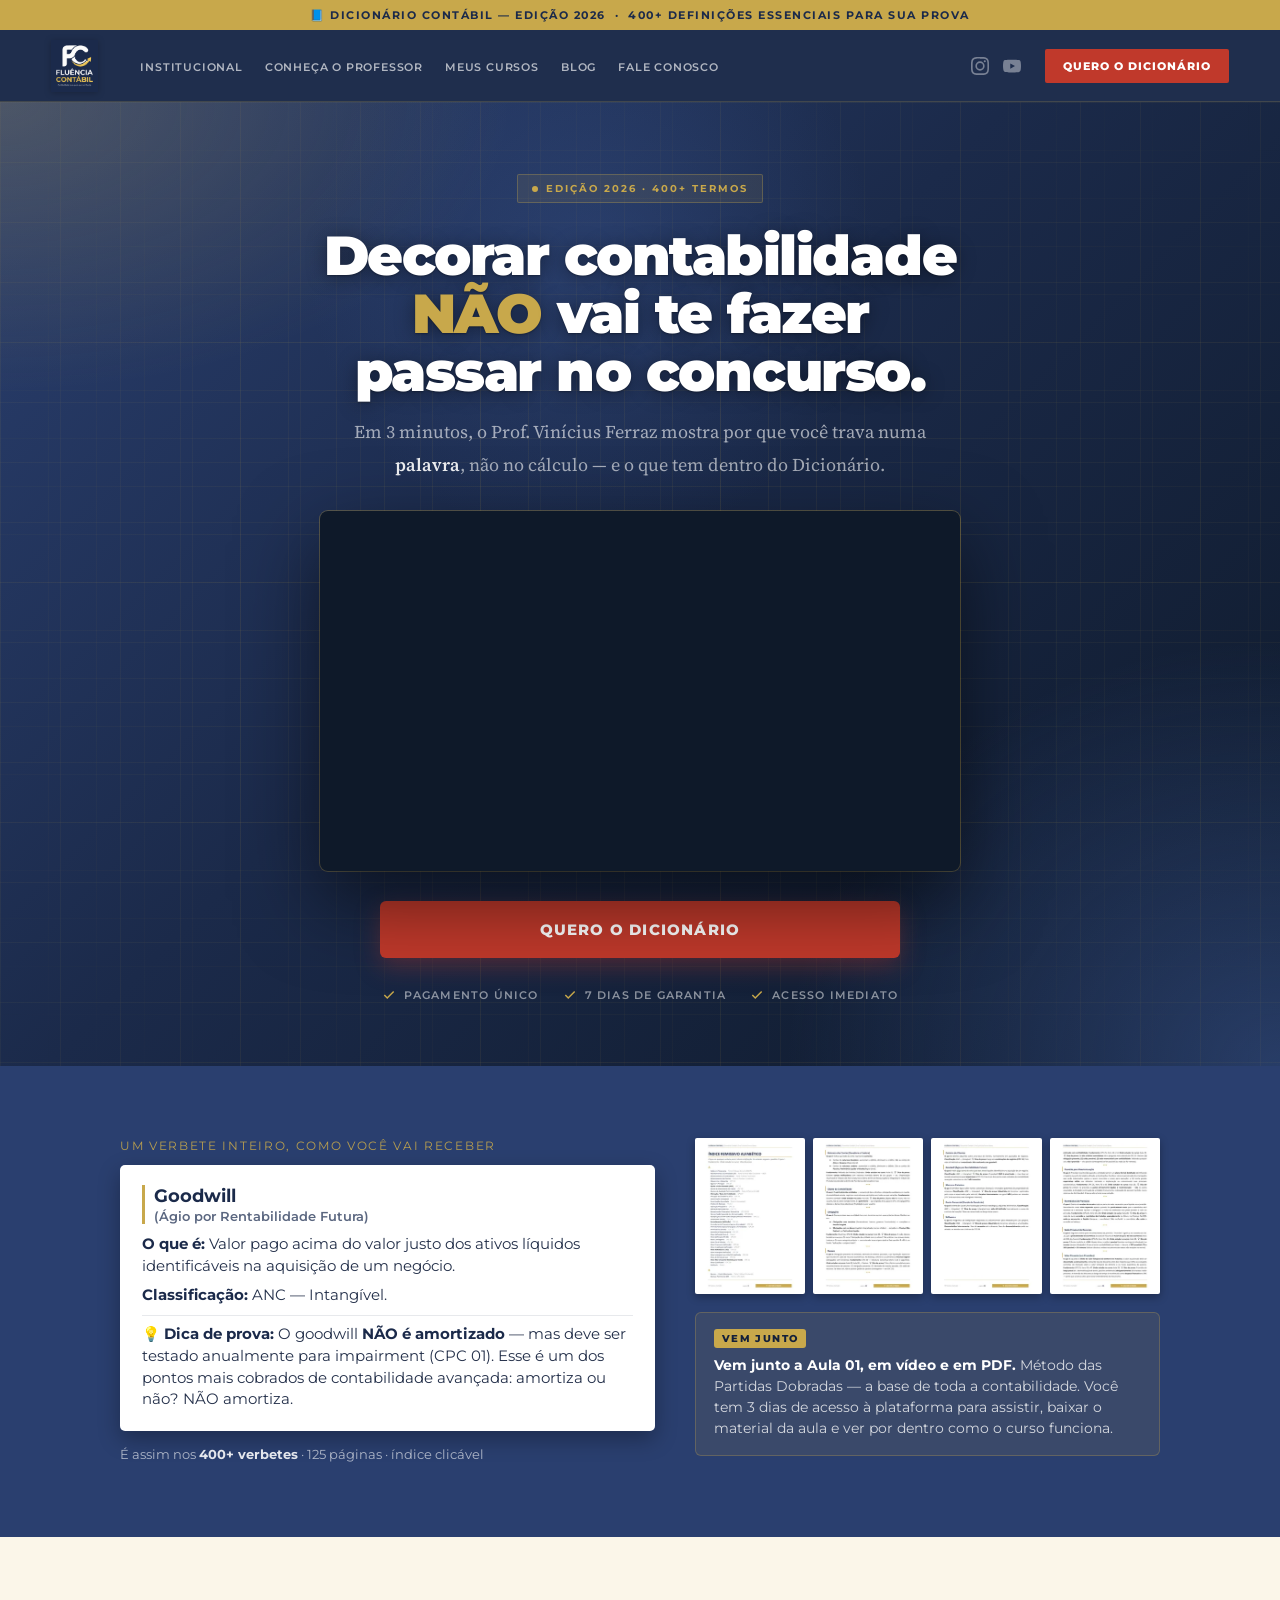
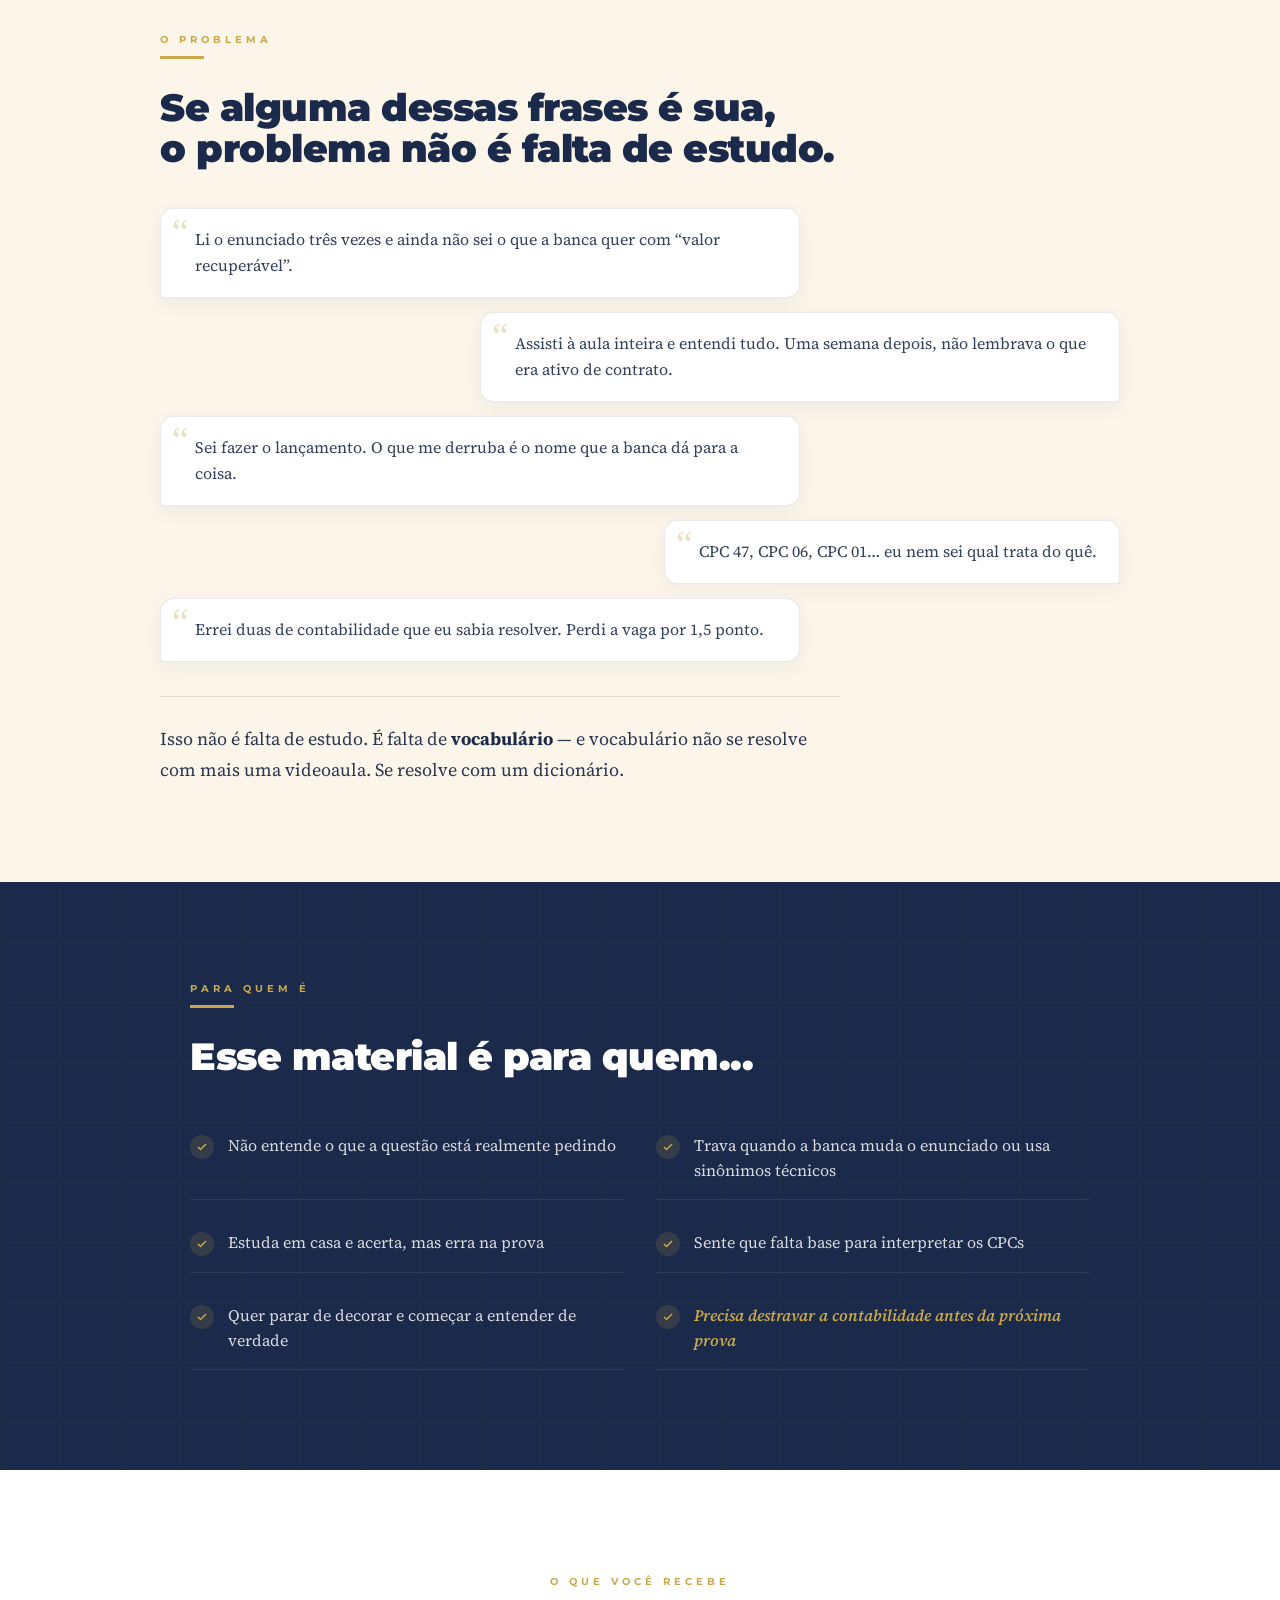
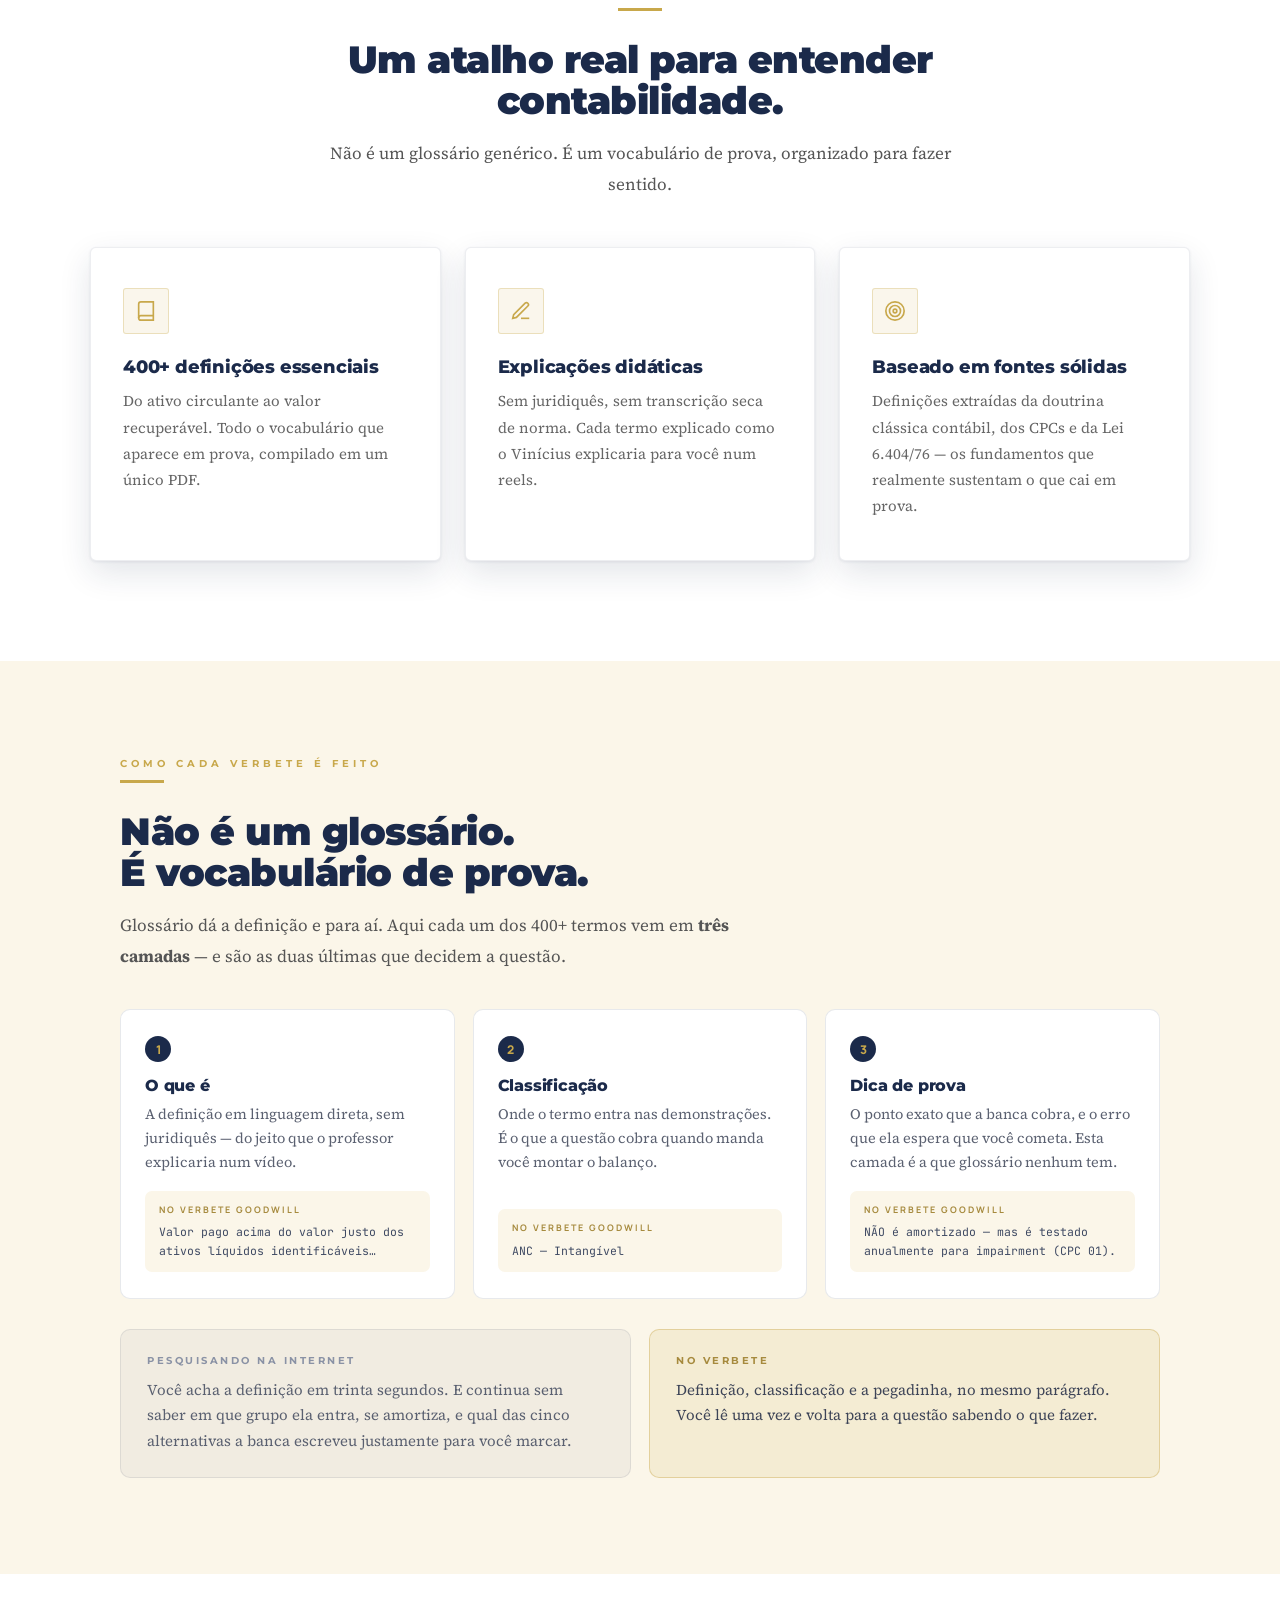
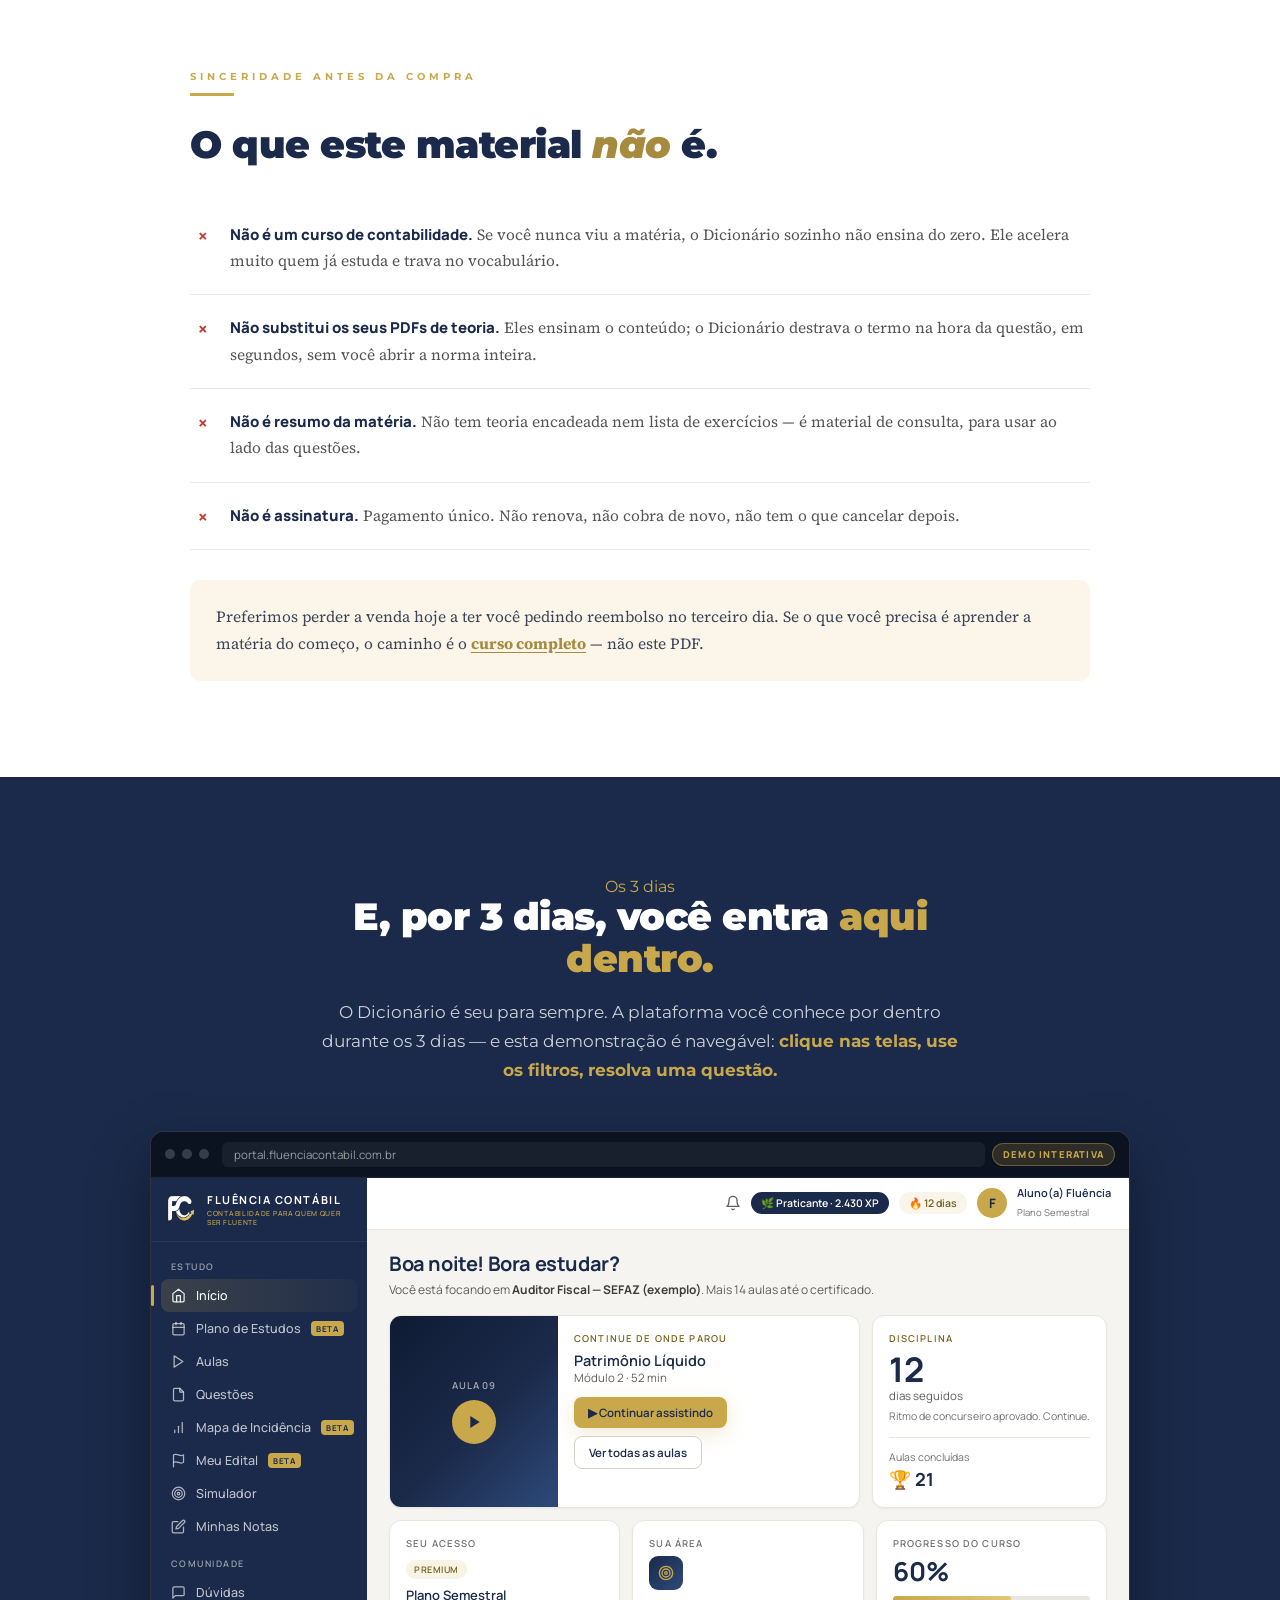
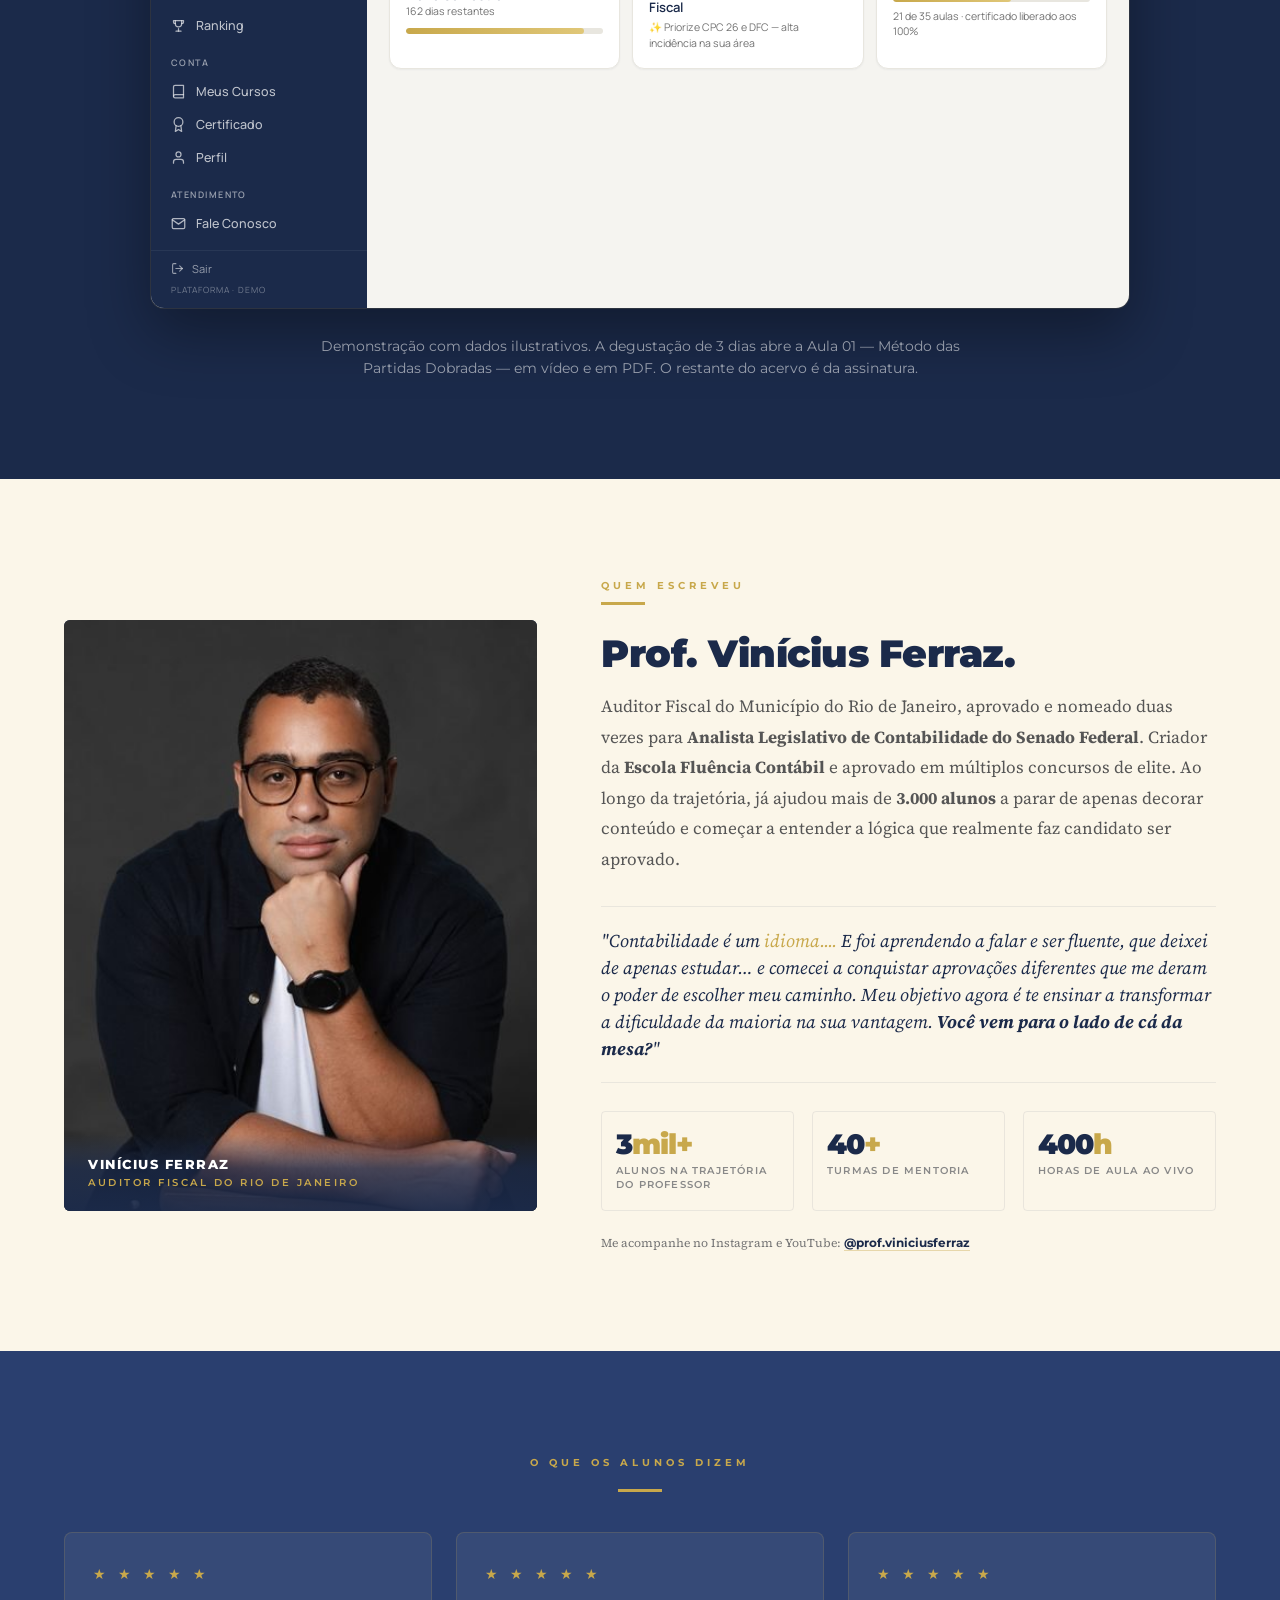
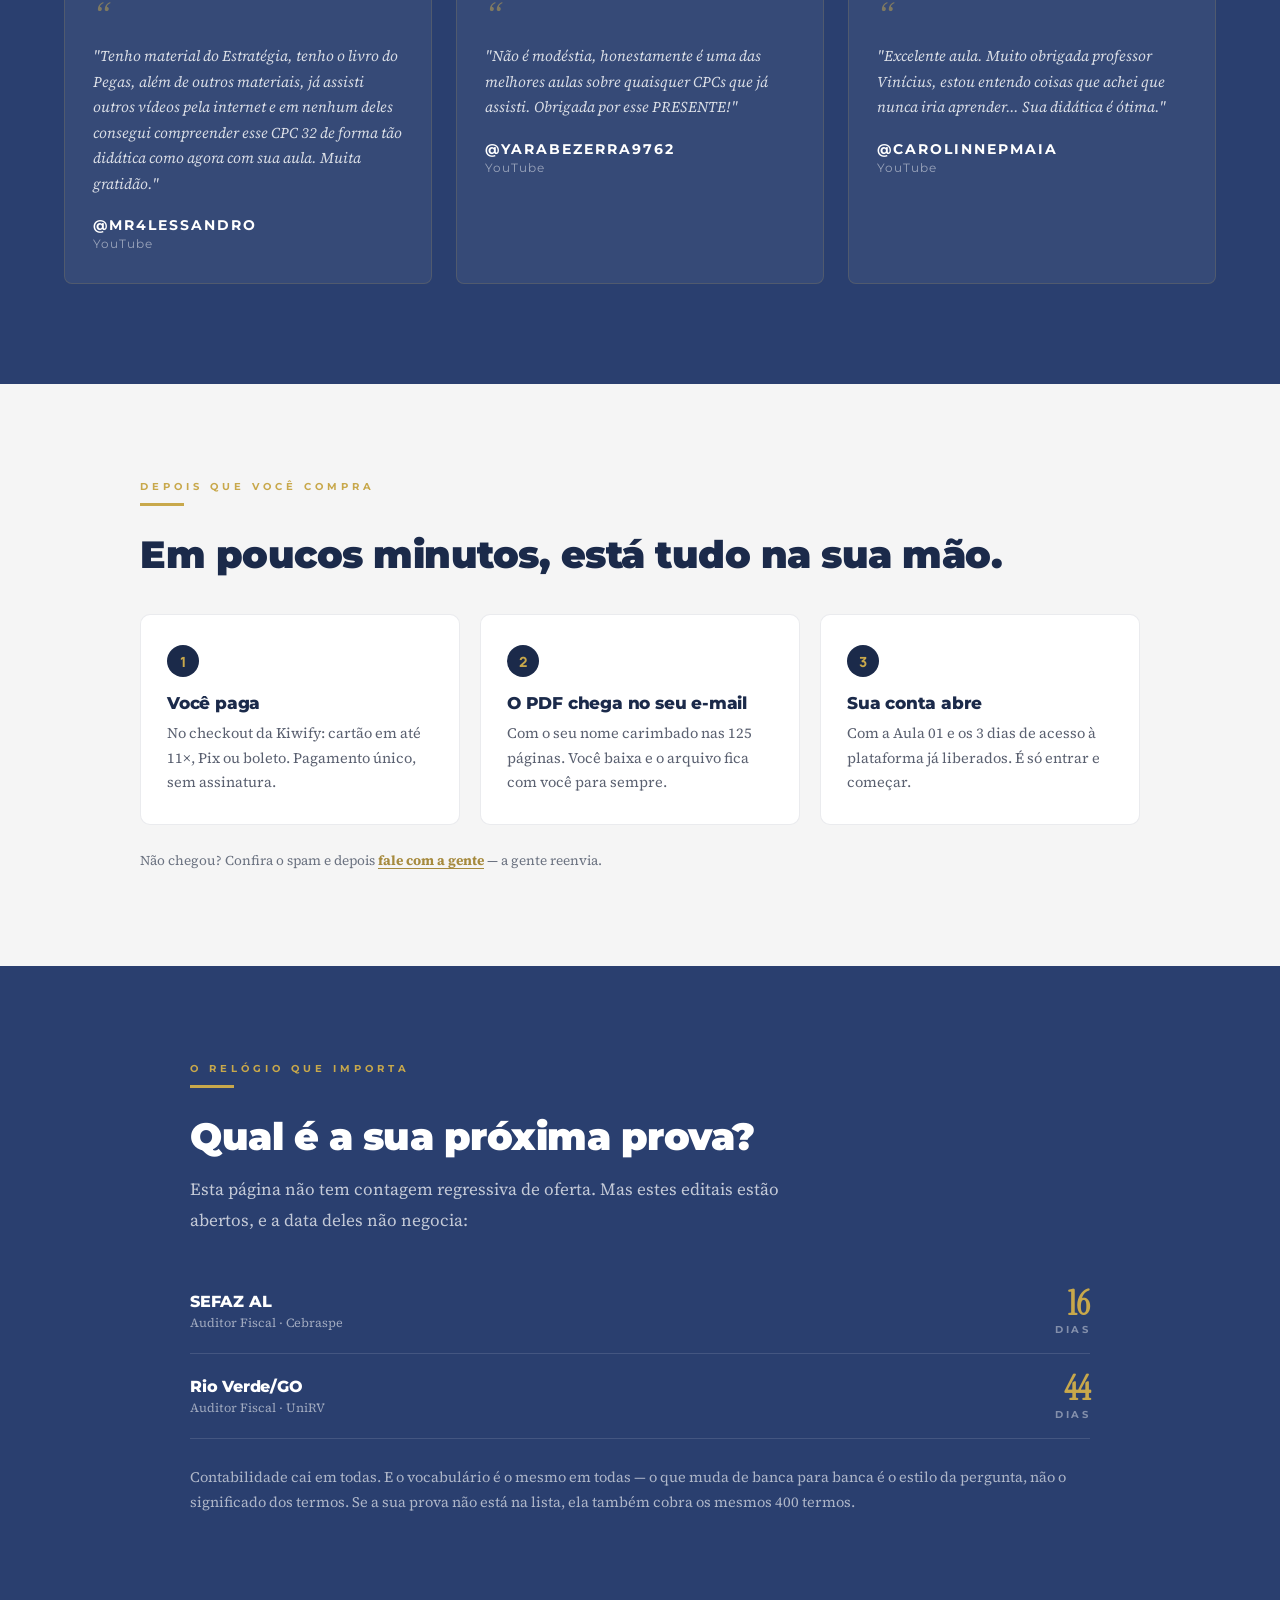
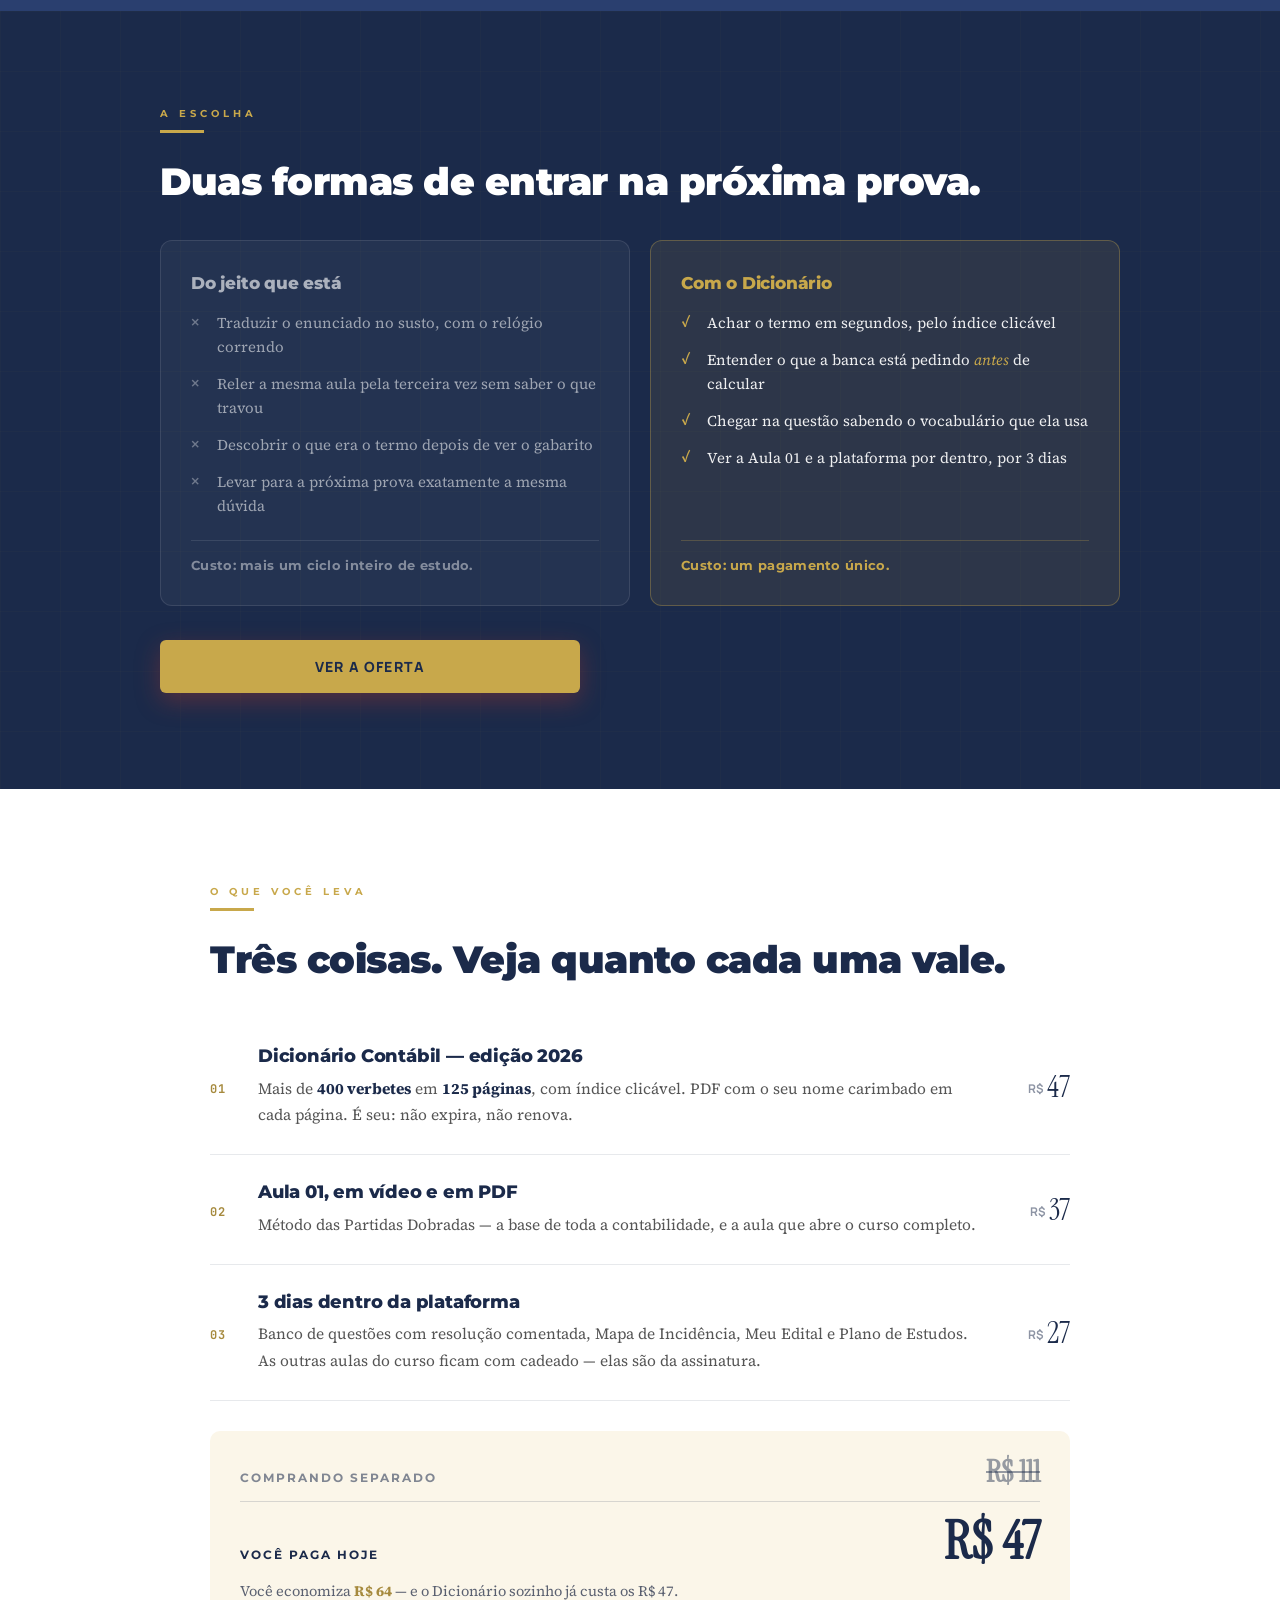
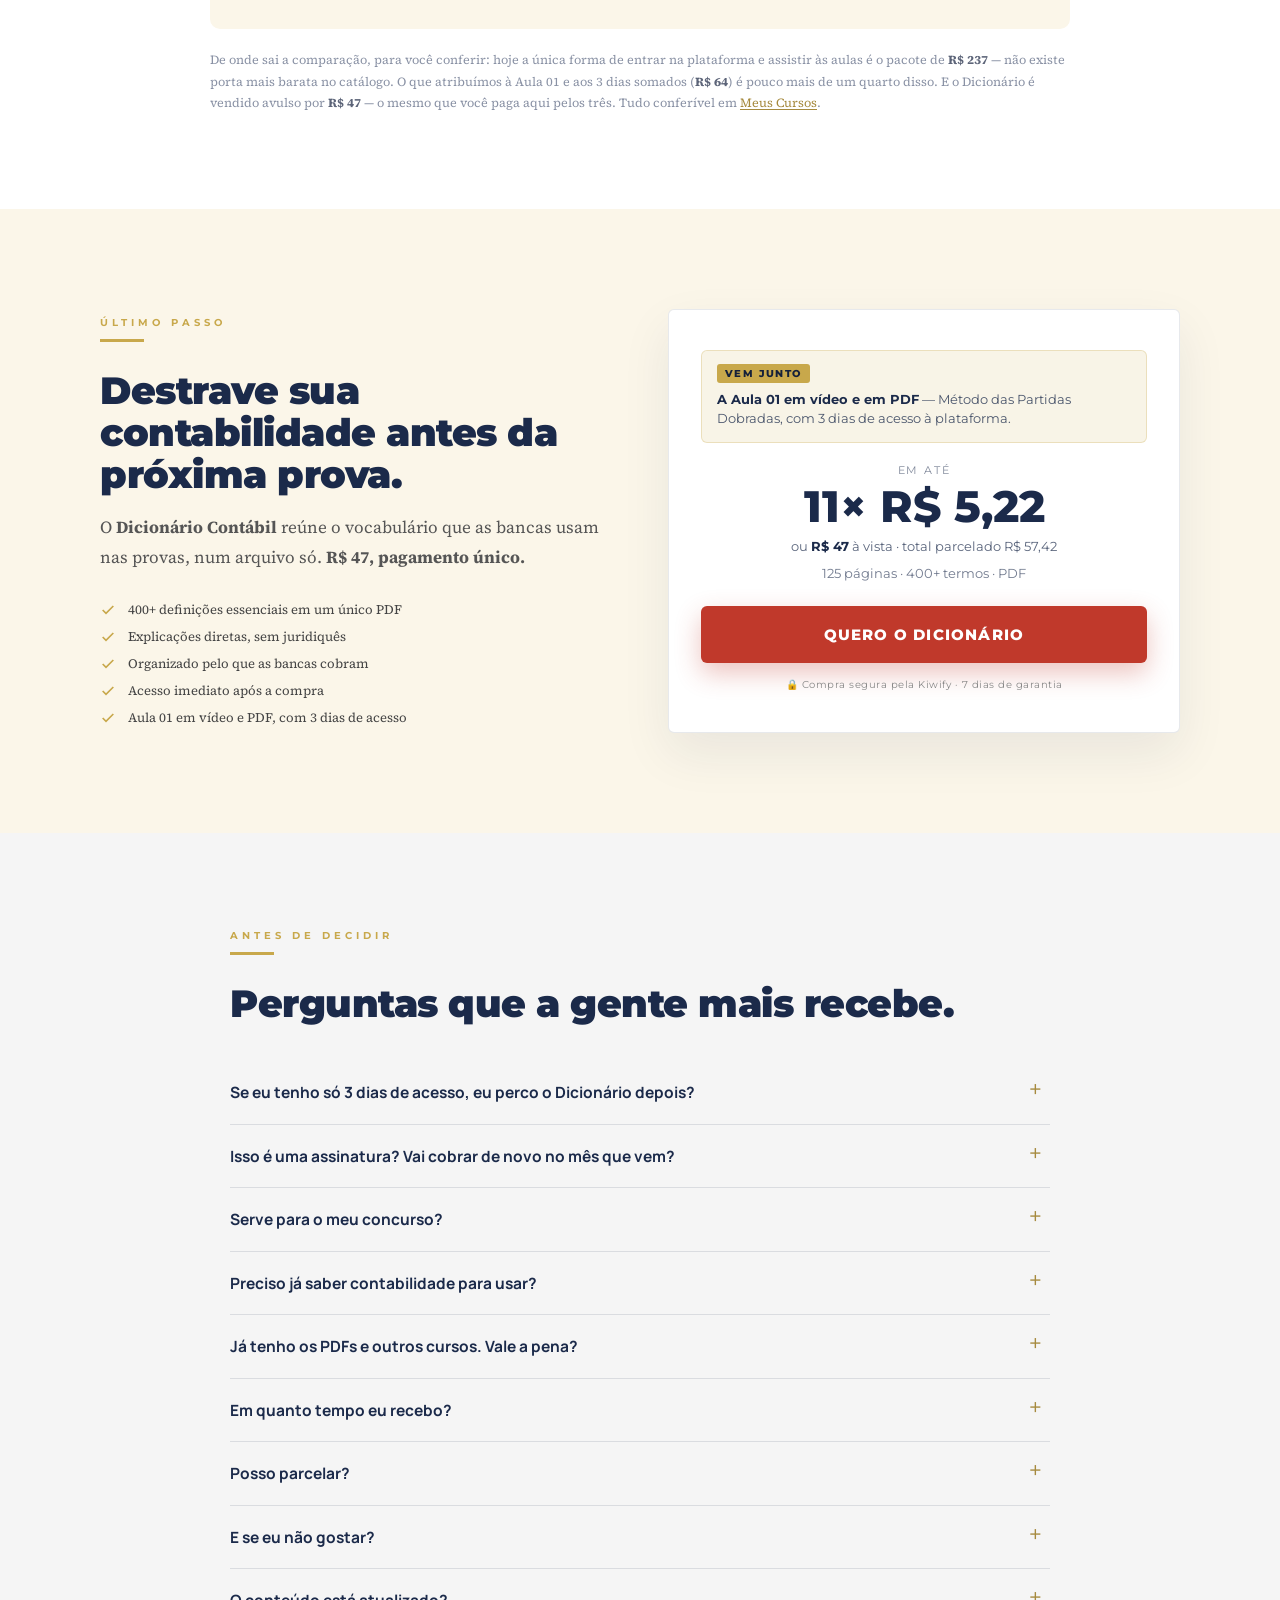
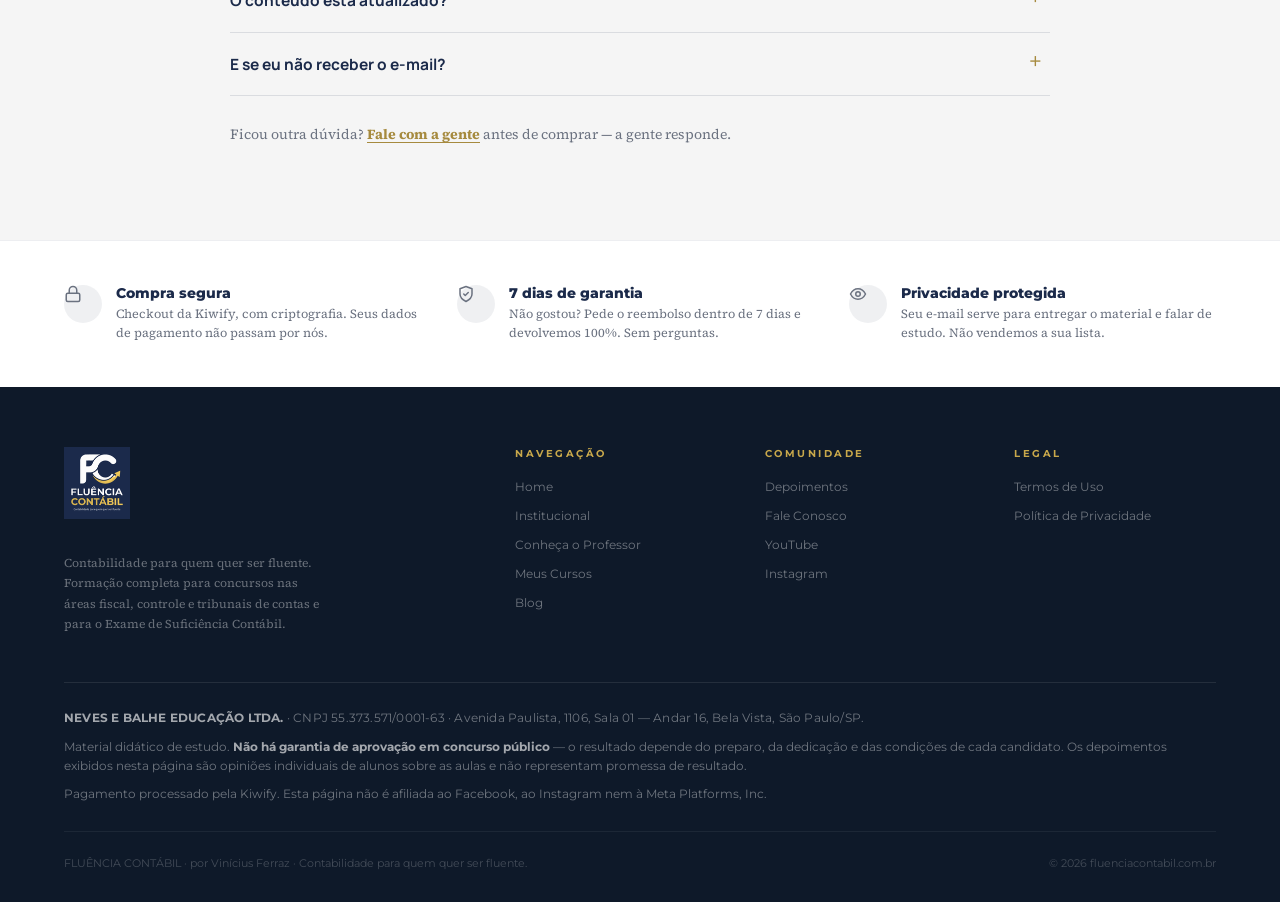
<file: index.html>
<!DOCTYPE html>
<html lang="pt-BR">
<head>
<meta charset="UTF-8">
<meta name="viewport" content="width=device-width,initial-scale=1.0">
<!-- Google Tag Manager -->
<script>(function(w,d,s,l,i){w[l]=w[l]||[];w[l].push({'gtm.start':
new Date().getTime(),event:'gtm.js'});var f=d.getElementsByTagName(s)[0],
j=d.createElement(s),dl=l!='dataLayer'?'&l='+l:'';j.async=true;j.src=
'https://www.googletagmanager.com/gtm.js?id='+i+dl;f.parentNode.insertBefore(j,f);
})(window,document,'script','dataLayer','GTM-MGQFHR5J');</script>
<!-- End Google Tag Manager -->
<meta name="description" content="Dicionário Contábil da Fluência Contábil: 400+ termos explicados de forma didática, pensados para quem estuda para concursos fiscais, controle e tribunais de contas.">
<link rel="icon" type="image/png" href="favicon.png">
<link rel="apple-touch-icon" href="favicon.png">
<link rel="canonical" href="https://dicionario.fluenciacontabil.com.br/">
<meta property="og:title" content="Dicionário Contábil — Edição 2026 · Fluência Contábil">
<meta property="og:description" content="400+ definições de contabilidade explicados com clareza. Pare de decorar — comece a entender. 125 páginas.">
<meta property="og:type" content="website">
<meta property="og:url" content="https://dicionario.fluenciacontabil.com.br/">
<meta property="og:site_name" content="Fluência Contábil">
<meta property="og:locale" content="pt_BR">
<meta name="twitter:card" content="summary_large_image">
<title>Dicionário Contábil — Edição 2026 · Fluência Contábil</title>
<link rel="preconnect" href="https://fonts.googleapis.com">
<link rel="preconnect" href="https://fonts.gstatic.com" crossorigin>
<!-- Fontes da demo da plataforma: ela e uma replica da UI real, que usa
     Manrope (texto), Instrument Serif (ornamental) e JetBrains Mono (numeros). -->
<link href="https://fonts.googleapis.com/css2?family=Manrope:wght@400;500;600;700;800&amp;family=Instrument+Serif:ital@0;1&amp;family=JetBrains+Mono:wght@400;600&amp;display=swap" rel="stylesheet">
<link href="https://fonts.googleapis.com/css2?family=Montserrat:wght@400;500;600;700;800;900&family=Source+Serif+4:ital,wght@0,300;0,400;0,600;1,300;1,400&display=swap" rel="stylesheet">
<style>
:root{--azul:#1B2A4A;--azul-med:#2A3F6F;--dourado:#C8A84B;--dourado-esc:#A68A3E;--cream:#FBF6E9;--cinza:#F5F5F5;--texto:#1A1A1A;--branco:#FFFFFF;}
*,*::before,*::after{margin:0;padding:0;box-sizing:border-box;}
html{scroll-behavior:smooth;}
body{font-family:'Montserrat',sans-serif;color:var(--texto);background:var(--branco);overflow-x:hidden;padding-top:102px;}

/* ── TOPBAR + NAV (idêntico ao site principal) ── */
#topbar{position:fixed;top:0;left:0;right:0;z-index:300;background:var(--dourado);color:var(--azul);text-align:center;font-size:11px;font-weight:700;letter-spacing:1.5px;text-transform:uppercase;padding:8px 16px;}
#topbar a{color:var(--azul);text-decoration:underline;}
#mainNav{position:fixed;top:30px;left:0;right:0;z-index:290;height:72px;background:rgba(27,42,74,0.98);backdrop-filter:blur(12px);border-bottom:1px solid rgba(200,168,75,0.2);display:flex;align-items:center;padding:0 4%;gap:24px;transition:top 0.3s,box-shadow 0.3s;}
#mainNav.scrolled{top:0;box-shadow:0 4px 24px rgba(0,0,0,0.35);}
.nav-logo{text-decoration:none;display:flex;align-items:center;gap:12px;flex-shrink:0;}
.nav-logo-mark{width:40px;height:40px;background:var(--azul);border:1.5px solid var(--dourado);border-radius:3px;display:flex;align-items:center;justify-content:center;font-family:'Source Serif 4',serif;font-weight:600;font-style:italic;color:var(--dourado);font-size:22px;line-height:1;}
.nav-logo-txt{display:flex;flex-direction:column;line-height:1.1;}
.nav-logo-txt .n1{font-size:13px;font-weight:800;letter-spacing:1.5px;text-transform:uppercase;color:var(--branco);}
.nav-logo-txt .n2{font-size:9px;font-weight:600;letter-spacing:3px;text-transform:uppercase;color:var(--dourado);margin-top:2px;}
.nav-links{display:flex;align-items:center;gap:2px;list-style:none;flex:1;margin-left:8px;}
.nav-links a{text-decoration:none;color:rgba(255,255,255,0.65);font-size:11px;font-weight:600;letter-spacing:0.8px;text-transform:uppercase;padding:8px 10px;border-radius:2px;transition:all 0.2s;white-space:nowrap;}
.nav-links a:hover,.nav-links a.active{color:var(--dourado);background:rgba(200,168,75,0.08);}
.nav-social{display:flex;gap:14px;align-items:center;}
.nav-social a{color:rgba(255,255,255,0.4);text-decoration:none;transition:color 0.2s;display:flex;align-items:center;}
.nav-social a:hover{color:var(--dourado);}
.nav-btn{background:var(--dourado);color:var(--azul);padding:10px 18px;border-radius:2px;text-decoration:none;font-size:11px;font-weight:800;letter-spacing:1px;text-transform:uppercase;white-space:nowrap;flex-shrink:0;transition:all 0.2s;}
.nav-btn:hover{background:var(--dourado-esc);color:var(--branco);}

/* ── BOTÕES, LABELS, BARS ── */
.btn-p{display:inline-block;background:var(--dourado);color:var(--azul);padding:14px 34px;font-size:12px;font-weight:800;letter-spacing:1.5px;text-transform:uppercase;text-decoration:none;border-radius:2px;border:2px solid var(--dourado);transition:all 0.2s;cursor:pointer;font-family:'Montserrat',sans-serif;}
.btn-p:hover{background:var(--dourado-esc);border-color:var(--dourado-esc);transform:translateY(-2px);box-shadow:0 8px 24px rgba(200,168,75,0.3);}
.btn-o{display:inline-block;background:transparent;color:rgba(255,255,255,0.8);padding:13px 30px;font-size:12px;font-weight:700;letter-spacing:1.5px;text-transform:uppercase;text-decoration:none;border-radius:2px;border:1.5px solid rgba(255,255,255,0.3);transition:all 0.2s;}
.btn-o:hover{border-color:rgba(255,255,255,0.7);color:var(--branco);}
.lbl{display:block;font-size:10px;font-weight:700;letter-spacing:4px;text-transform:uppercase;color:var(--dourado);margin-bottom:10px;}
.bar{width:44px;height:3px;background:var(--dourado);margin-bottom:28px;}
.h2{font-size:clamp(22px,3vw,38px);font-weight:900;color:var(--azul);line-height:1.1;letter-spacing:-0.5px;margin-bottom:16px;}
.h2.lgt{color:var(--branco);}
.body-t{font-size:15px;line-height:1.8;color:#555;font-family:'Source Serif 4',serif;}
.inner{max-width:1200px;margin-inline:auto;}
.bg-grid{background-image:linear-gradient(rgba(200,168,75,0.055) 1px,transparent 1px),linear-gradient(90deg,rgba(200,168,75,0.055) 1px,transparent 1px);background-size:60px 60px;}

@keyframes fadeUp{from{opacity:0;transform:translateY(20px)}to{opacity:1;transform:translateY(0)}}
@keyframes blink{0%,100%{opacity:1}50%{opacity:0.3}}

/* ── HERO ── */
#hero{min-height:92vh;background:var(--azul);display:grid;grid-template-columns:1.15fr 480px;position:relative;overflow:hidden;}
.hero-bg{position:absolute;inset:0;}
.hero-glow{position:absolute;top:-150px;left:22%;width:620px;height:620px;background:radial-gradient(circle,rgba(61,90,153,0.35) 0%,transparent 65%);pointer-events:none;}
.hero-left{padding:80px 5%;display:flex;flex-direction:column;justify-content:center;position:relative;z-index:2;}
.hero-badge{display:inline-flex;align-items:center;gap:8px;background:rgba(200,168,75,0.1);border:1px solid rgba(200,168,75,0.3);padding:7px 14px;border-radius:2px;margin-bottom:32px;width:fit-content;}
.hero-badge-dot{width:6px;height:6px;background:var(--dourado);border-radius:50%;animation:blink 2s infinite;}
.hero-badge span{font-size:10px;font-weight:700;letter-spacing:2px;text-transform:uppercase;color:var(--dourado);}
.hero-title{font-size:clamp(32px,4.3vw,56px);font-weight:900;line-height:1.05;color:var(--branco);letter-spacing:-1.5px;margin-bottom:24px;}
.hero-title em{font-style:normal;color:var(--dourado);}
.hero-sub{font-size:16px;line-height:1.8;color:rgba(255,255,255,0.6);font-family:'Source Serif 4',serif;max-width:560px;margin-bottom:36px;}
.hero-sub strong{color:rgba(255,255,255,0.92);font-weight:600;font-style:normal;}
.hero-trust{display:flex;gap:24px;flex-wrap:wrap;margin-top:8px;}
.hero-trust div{font-size:11px;font-weight:600;letter-spacing:1.2px;text-transform:uppercase;color:rgba(255,255,255,0.5);display:flex;align-items:center;gap:8px;}
.hero-trust svg{color:var(--dourado);flex-shrink:0;}

/* ── FORM CARD (lado direito do hero) ── */
.hero-right{background:rgba(200,168,75,0.06);border-left:1px solid rgba(200,168,75,0.15);padding:60px 44px;display:flex;flex-direction:column;justify-content:center;position:relative;z-index:2;}
.form-card{}
.form-mockup{margin:0 auto 28px;width:230px;height:320px;background:linear-gradient(160deg,var(--azul) 0%,var(--azul-med) 100%);border-radius:4px;box-shadow:0 20px 60px rgba(0,0,0,0.4),0 0 0 1px rgba(200,168,75,0.25);padding:26px 22px 22px;position:relative;overflow:hidden;display:flex;flex-direction:column;align-items:center;text-align:center;}
.form-mockup::before{content:'';position:absolute;top:0;left:0;right:0;height:3px;background:var(--dourado);}
.mock-logo{display:block;width:150px;height:auto;margin:2px auto 0;filter:drop-shadow(0 2px 6px rgba(0,0,0,0.3));}
.mock-sep{width:28px;height:1px;background:var(--dourado);margin:24px auto;opacity:0.5;}
.mock-mid{font-family:'Montserrat',sans-serif;font-weight:800;font-size:26px;letter-spacing:4px;text-transform:uppercase;color:var(--branco);line-height:1.1;}
.mock-mid span{display:block;color:var(--dourado);font-size:26px;font-style:normal;font-family:'Montserrat',sans-serif;font-weight:800;letter-spacing:4px;text-transform:uppercase;margin-top:10px;}
.mock-bot{margin-top:auto;padding-top:18px;font-size:8px;font-weight:700;letter-spacing:2.5px;color:rgba(255,255,255,0.55);text-transform:uppercase;}
.form-title{font-size:10px;font-weight:700;letter-spacing:3px;text-transform:uppercase;color:rgba(255,255,255,0.4);text-align:center;margin-bottom:18px;}
.form-h{font-size:20px;font-weight:800;color:var(--branco);line-height:1.25;text-align:center;margin-bottom:22px;letter-spacing:-0.3px;}
.form-h em{color:var(--dourado);font-style:normal;}
form.lead-form{display:flex;flex-direction:column;gap:12px;}
form.lead-form input{background:rgba(255,255,255,0.06);border:1px solid rgba(255,255,255,0.12);border-radius:3px;padding:14px 16px;font-size:14px;font-family:'Montserrat',sans-serif;color:var(--branco);transition:all 0.2s;}
form.lead-form input::placeholder{color:rgba(255,255,255,0.35);}
form.lead-form input:focus{outline:none;border-color:var(--dourado);background:rgba(200,168,75,0.06);}
form.lead-form button{margin-top:4px;width:100%;background:var(--dourado);color:var(--azul);padding:15px;font-size:12px;font-weight:800;letter-spacing:1.5px;text-transform:uppercase;border:none;border-radius:3px;cursor:pointer;font-family:'Montserrat',sans-serif;transition:all 0.2s;}
form.lead-form button:hover{background:var(--dourado-esc);color:var(--branco);transform:translateY(-2px);box-shadow:0 8px 24px rgba(200,168,75,0.3);}
.form-legal{font-size:10px;color:rgba(255,255,255,0.35);text-align:center;margin-top:14px;letter-spacing:0.5px;line-height:1.55;}
.form-err{display:none;font-size:11px;color:#ff9c8a;padding:8px 12px;background:rgba(255,100,80,0.08);border-left:2px solid #ff9c8a;margin-top:4px;}

/* ── BENEFÍCIOS ── */
.ben-grid{display:grid;grid-template-columns:repeat(3,1fr);gap:24px;margin-top:48px;}
.ben-card{background:var(--branco);border:1px solid rgba(27,42,74,0.08);border-radius:6px;padding:36px 28px;transition:all 0.3s;}
.ben-card:hover{transform:translateY(-4px);box-shadow:0 14px 40px rgba(27,42,74,0.1);border-color:var(--dourado);}
.ben-ico{width:46px;height:46px;border-radius:3px;background:rgba(200,168,75,0.1);border:1px solid rgba(200,168,75,0.3);display:flex;align-items:center;justify-content:center;color:var(--dourado);margin-bottom:22px;}
.ben-card h3{font-size:16px;font-weight:800;color:var(--azul);margin-bottom:10px;letter-spacing:-0.2px;}
.ben-card p{font-size:14px;line-height:1.7;color:#666;font-family:'Source Serif 4',serif;}

/* ── PROFESSOR ── */
.prof-grid{display:grid;grid-template-columns:1fr 1.3fr;gap:64px;align-items:center;}
.prof-img{width:100%;aspect-ratio:4/5;border-radius:6px;background:linear-gradient(160deg,var(--azul-med) 0%,var(--azul) 70%);position:relative;overflow:hidden;display:flex;align-items:flex-end;justify-content:center;padding:28px;}
.prof-img::before{content:'';position:absolute;inset:0;background-image:linear-gradient(rgba(200,168,75,0.09) 1px,transparent 1px),linear-gradient(90deg,rgba(200,168,75,0.09) 1px,transparent 1px);background-size:48px 48px;}
.prof-img::after{content:'VF';position:absolute;top:50%;left:50%;transform:translate(-50%,-55%);font-family:'Source Serif 4',serif;font-weight:600;font-style:italic;font-size:180px;color:rgba(200,168,75,0.18);line-height:1;}
.prof-img-cap{position:relative;z-index:2;text-align:center;color:var(--branco);}
.prof-img-cap strong{display:block;font-size:13px;font-weight:800;letter-spacing:1.5px;text-transform:uppercase;}
.prof-img-cap span{display:block;font-size:10px;font-weight:600;letter-spacing:2.5px;text-transform:uppercase;color:var(--dourado);margin-top:4px;}
.prof-quote{margin:32px 0 28px;padding:20px 0;border-top:1px solid rgba(27,42,74,0.08);border-bottom:1px solid rgba(27,42,74,0.08);font-family:'Source Serif 4',serif;font-style:italic;font-size:18px;line-height:1.5;color:var(--azul);}
.prof-quote em{color:var(--dourado);font-style:italic;}
.prof-nums{display:grid;grid-template-columns:repeat(3,1fr);gap:18px;margin-top:24px;}
.prof-num{padding:18px 14px;border:1px solid rgba(27,42,74,0.08);border-radius:4px;text-align:left;}
.prof-num-v{font-size:28px;font-weight:900;color:var(--azul);line-height:1;letter-spacing:-1px;}
.prof-num-v span{color:var(--dourado);}
.prof-num-l{font-size:10px;font-weight:600;letter-spacing:1.2px;text-transform:uppercase;color:#888;margin-top:6px;line-height:1.4;}
.prof-handles{margin-top:24px;font-size:12px;color:#777;font-family:'Source Serif 4',serif;}
.prof-handles a{color:var(--azul);font-family:'Montserrat',sans-serif;font-weight:700;text-decoration:none;border-bottom:1px solid rgba(200,168,75,0.4);}
.prof-handles a:hover{color:var(--dourado);}

/* ── CHECKLIST ── */
.check-grid{display:grid;grid-template-columns:1fr 1fr;gap:14px 32px;margin-top:40px;}
.check-item{display:flex;gap:14px;align-items:flex-start;padding:16px 0;border-bottom:1px solid rgba(255,255,255,0.08);}
.check-ico{flex-shrink:0;width:24px;height:24px;border-radius:50%;background:rgba(200,168,75,0.15);color:var(--dourado);display:flex;align-items:center;justify-content:center;margin-top:2px;}
.check-item p{font-size:15px;line-height:1.55;color:rgba(255,255,255,0.82);font-family:'Source Serif 4',serif;}
.check-item.key p{color:var(--dourado);font-weight:600;font-style:italic;}

/* ── DEPOIMENTO ── */
.dep-box{max-width:820px;margin:0 auto;text-align:center;}
.dep-stars{color:var(--dourado);font-size:16px;letter-spacing:4px;margin-bottom:18px;}
.dep-q{font-size:clamp(17px,2.3vw,22px);font-weight:400;font-family:'Source Serif 4',serif;font-style:italic;color:rgba(255,255,255,0.78);line-height:1.6;margin-bottom:28px;}
.dep-name{font-size:12px;font-weight:700;letter-spacing:2px;text-transform:uppercase;color:var(--dourado);}
.dep-role{font-size:11px;color:rgba(255,255,255,0.35);margin-top:4px;letter-spacing:1px;}

/* ── CTA FINAL ── */
.cta-final{display:grid;grid-template-columns:1fr 1fr;gap:56px;align-items:center;max-width:1080px;margin:0 auto;}
.cta-final .form-h{color:var(--azul);font-size:22px;text-align:left;}
.cta-final .form-title{color:#999;text-align:left;}
.cta-final form.lead-form input{background:var(--branco);border:1.5px solid rgba(27,42,74,0.12);color:var(--azul);}
.cta-final form.lead-form input::placeholder{color:#aaa;}
.cta-final form.lead-form input:focus{border-color:var(--dourado);background:#fffdf7;}
.cta-final .form-legal{color:#888;}
.cta-left{}
.cta-left .h2{text-align:left;}
.cta-left .body-t{margin-bottom:28px;}
.cta-bullets{display:flex;flex-direction:column;gap:10px;margin-top:20px;}
.cta-bullet{display:flex;gap:12px;align-items:center;font-size:13px;color:#444;font-family:'Source Serif 4',serif;}
.cta-bullet svg{color:var(--dourado);flex-shrink:0;}

/* ── FOOTER (idêntico ao site) ── */
footer{background:#0E1929;padding:60px 5% 32px;}
.ft-grid{display:grid;grid-template-columns:2fr 1fr 1fr 1fr;gap:48px;margin-bottom:48px;}
.ft-logo{display:flex;align-items:center;gap:12px;margin-bottom:16px;}
.ft-logo-mark{width:42px;height:42px;background:var(--azul);border:1.5px solid var(--dourado);border-radius:3px;display:flex;align-items:center;justify-content:center;font-family:'Source Serif 4',serif;font-weight:600;font-style:italic;color:var(--dourado);font-size:22px;line-height:1;}
.ft-logo-txt{display:flex;flex-direction:column;line-height:1.1;}
.ft-logo-txt .n1{font-size:14px;font-weight:800;letter-spacing:1.5px;text-transform:uppercase;color:var(--branco);}
.ft-logo-txt .n2{font-size:9px;font-weight:600;letter-spacing:3px;text-transform:uppercase;color:var(--dourado);margin-top:3px;}
.ft-brand p{font-size:12px;color:rgba(255,255,255,0.38);line-height:1.7;font-family:'Source Serif 4',serif;max-width:260px;}
.ft-col h4{font-size:10px;font-weight:700;letter-spacing:2.5px;text-transform:uppercase;color:var(--dourado);margin-bottom:16px;}
.ft-col ul{list-style:none;display:flex;flex-direction:column;gap:10px;}
.ft-col ul a{font-size:12px;color:rgba(255,255,255,0.4);text-decoration:none;transition:color 0.2s;}
.ft-col ul a:hover{color:var(--dourado);}
.ft-bottom{border-top:1px solid rgba(255,255,255,0.06);padding-top:24px;display:flex;justify-content:space-between;align-items:center;flex-wrap:wrap;gap:12px;}
.ft-bottom p{font-size:11px;color:rgba(255,255,255,0.22);}

/* ── HAMBURGER & MOBILE MENU ── */
.hamburger{display:none;background:none;border:none;cursor:pointer;width:48px;height:44px;margin-left:auto;z-index:350;-webkit-tap-highlight-color:transparent;position:relative;}
.hamburger span{display:block;width:24px;height:2px;background:#fff;border-radius:2px;position:absolute;left:12px;transition:all 0.3s ease;}
.hamburger span:nth-child(1){top:14px;}
.hamburger span:nth-child(2){top:22px;}
.hamburger span:nth-child(3){top:30px;}
.hamburger.active span:nth-child(1){top:22px;transform:rotate(45deg);}
.hamburger.active span:nth-child(2){opacity:0;}
.hamburger.active span:nth-child(3){top:22px;transform:rotate(-45deg);}
.mobile-menu{display:none;position:fixed;top:64px;left:0;right:0;background:#1B2A4A;z-index:280;flex-direction:column;padding:12px 0;border-bottom:3px solid #C9A84C;box-shadow:0 8px 32px rgba(0,0,0,0.3);}
.mobile-menu.active{display:flex;}
.mobile-menu a{display:block;text-decoration:none;color:rgba(255,255,255,0.85);font-size:15px;font-weight:600;padding:15px 24px;border-bottom:1px solid rgba(255,255,255,0.06);transition:color 0.2s;}
.mobile-menu a:hover,.mobile-menu a:active{color:#C9A84C;}
.mobile-menu .mob-btn{display:block;margin:12px 20px 16px;background:#C9A84C;color:#1B2A4A;padding:16px 24px;border-radius:3px;font-size:13px;font-weight:800;letter-spacing:1px;text-transform:uppercase;text-align:center;text-decoration:none;border-bottom:none;}

/* ── RESPONSIVO ── */
@media(max-width:1100px){
  #hero{grid-template-columns:1fr;}
  .hero-right{border-left:none;border-top:1px solid rgba(200,168,75,0.15);padding:48px 28px;}
  .ben-grid{grid-template-columns:1fr;gap:16px;}
  .prof-grid{grid-template-columns:1fr;gap:40px;}
  .prof-img{max-width:360px;margin:0 auto;}
  .check-grid{grid-template-columns:1fr;gap:0;}
  .cta-final{grid-template-columns:1fr;gap:36px;}
  .cta-final .h2{text-align:left;}
  .ft-grid{grid-template-columns:1fr 1fr;}
}
@media(max-width:768px){
  body{padding-top:64px;}
  #topbar{display:none;}
  #mainNav{top:0;height:64px;padding:0 16px;gap:12px;}
  .nav-links{display:none;}
  .nav-social{display:none;}
  .nav-btn{display:none;}
  .hamburger{display:flex!important;}
  body{-webkit-text-size-adjust:100%;}
  section{padding-left:20px!important;padding-right:20px!important;}
  .h2{font-size:24px;margin-bottom:12px;}
  .body-t{font-size:14px;}
  .btn-p{padding:16px 28px;font-size:13px;width:100%;text-align:center;border-radius:3px;}
  .btn-o{padding:14px 24px;font-size:13px;width:100%;text-align:center;border-radius:3px;}
  .mobile-menu{top:64px;}
  .prof-nums{grid-template-columns:1fr;}
  .ft-grid{grid-template-columns:1fr 1fr;}
}
@media(max-width:480px){
  .ft-grid{grid-template-columns:1fr;}
  .ft-bottom{flex-direction:column;align-items:flex-start;}
  .hero-title{font-size:30px;}
}

/* ── IMG-based logo & hero ── */
.nav-logo-img{height:52px;width:auto;display:block;filter:drop-shadow(0 1px 3px rgba(0,0,0,0.25));}
.ft-logo-img{height:72px;width:auto;margin-bottom:18px;display:block;}
.hero-logo-wrap{position:absolute;top:42%;left:38%;transform:translate(-50%,-50%);z-index:1;pointer-events:none;}
.hero-logo-bg{width:clamp(260px,30vw,460px);height:auto;opacity:0.18;-webkit-mask-image:radial-gradient(ellipse 55% 55% at center,#000 25%,transparent 70%);mask-image:radial-gradient(ellipse 55% 55% at center,#000 25%,transparent 70%);}
.prof-img{padding:0;align-items:stretch;justify-content:flex-start;}
.prof-img::before,.prof-img::after{display:none;}
.prof-photo{width:100%;height:100%;object-fit:cover;position:absolute;inset:0;}
.prof-img-cap{position:absolute;left:0;right:0;bottom:0;z-index:3;padding:22px 24px;background:linear-gradient(to top,rgba(27,42,74,0.95) 0%,rgba(27,42,74,0.75) 55%,transparent 100%);text-align:left;}
@media(max-width:768px){
  .nav-logo-img{height:40px;}
  .ft-logo-img{height:56px;}
}

/* ── ONDA 4: VISUAL & MOVIMENTO ── */
.hero-dramatic{
  background:
    radial-gradient(ellipse 80% 60% at 0% 0%, rgba(200,168,75,0.22) 0%, transparent 50%),
    radial-gradient(ellipse 70% 80% at 100% 100%, rgba(61,90,153,0.55) 0%, transparent 55%),
    linear-gradient(135deg, #2A3F6F 0%, #1B2A4A 45%, #0E1929 100%) !important;
  position: relative;
}
.hero-dramatic::after{
  content:'';position:absolute;inset:0;
  background-image:
    linear-gradient(rgba(200,168,75,0.08) 1px, transparent 1px),
    linear-gradient(90deg, rgba(200,168,75,0.08) 1px, transparent 1px);
  background-size:48px 48px;pointer-events:none;z-index:0;
  mask-image:radial-gradient(ellipse 70% 70% at 50% 50%, black 30%, transparent 100%);
  -webkit-mask-image:radial-gradient(ellipse 70% 70% at 50% 50%, black 30%, transparent 100%);
}
/* .hero-dramatic > * removido — sobrescrevia position:absolute dos decorativos .hero-bg/.hero-glow e quebrava o grid */
.hero-dramatic h1{text-shadow:0 2px 20px rgba(0,0,0,0.4),0 1px 2px rgba(0,0,0,0.3);}

/* ── HERO COM VSL (03/09/2026) ── */
#hero.hero-vsl{grid-template-columns:1fr;min-height:auto;}
.hero-vsl-inner{position:relative;z-index:2;max-width:1040px;margin:0 auto;padding:72px 5% 64px;display:flex;flex-direction:column;align-items:center;text-align:center;}
.hero-vsl .hero-badge{margin-bottom:24px;}
.hero-vsl .hero-title{margin-bottom:16px;}
.hero-vsl .hero-sub{max-width:640px;margin:0 auto 30px;}
.vsl-frame{position:relative;width:100%;max-width:960px;aspect-ratio:16/9;background:#0E1929;border-radius:8px;overflow:hidden;box-shadow:0 30px 80px rgba(0,0,0,.55),0 0 0 1px rgba(200,168,75,.35);}
.vsl-frame iframe{position:absolute;inset:0;width:100%;height:100%;border:0;display:block;}
a.vsl-cta{display:block;width:100%;max-width:520px;box-sizing:border-box;margin:30px auto 22px;padding:19px 24px;border-radius:6px;background:#C0392B;color:#fff;text-align:center;text-decoration:none;font-size:15px;font-weight:800;letter-spacing:.08em;text-transform:uppercase;transition:transform .15s ease,background .15s ease;}
a.vsl-cta:hover,a.vsl-cta:focus-visible{background:#A93226;color:#fff;transform:translateY(-2px);}
.hero-vsl .hero-trust{justify-content:center;}
/* a amostra que desceu da hero: mesmo visual do card, agora em duas colunas */
.amostra-sec{padding:72px 5%;background:var(--azul-med);position:relative;}
.amostra-inner{max-width:1040px;margin:0 auto;display:grid;grid-template-columns:1.15fr 1fr;gap:40px;align-items:start;}
.amostra-sec .venda-amostra-rot{font-size:12px;margin-bottom:12px;}
.amostra-sec .verbete{font-size:14.5px;padding:20px 22px;}
.amostra-sec .verbete-titulo{font-size:18px;}
.amostra-sec .verbete-titulo span{font-size:13px;}
.amostra-sec .venda-amostra-nota{font-size:13px;margin-top:14px;}
.amostra-sec .venda-paginas{margin-top:0;gap:8px;}
.amostra-sec .venda-bonus{margin:18px 0 0;padding:16px 18px;}
.amostra-sec .venda-bonus p{font-size:13.5px;}
@media(max-width:860px){.amostra-inner{grid-template-columns:1fr;gap:28px;}}
@media(max-width:768px){.hero-vsl-inner{padding:36px 0 40px;}.hero-vsl .hero-sub{font-size:15px;}.vsl-frame{border-radius:6px;}a.vsl-cta{margin-top:22px;}}
/* ── OVERLAY DE PLAY/PAUSA DA VSL (30/09/2026) — https://fluenciacontabil.com.br/assets/vsl-overlay.js ──
   O mesmo da assinatura.html (PR #94 do site). Só visual: pointer-events:none, o clique atravessa e
   cai no play do próprio Panda, então o play acontece dentro do iframe e o som é liberado (no iPhone,
   um play mandado da página pode sair mudo). A grade minmax(0,1fr)/auto/minmax(0,1fr) põe o play dourado no CENTRO EXATO
   do vídeo, em cima do botão do Panda. NÃO é o overlay revertido em 20/09 (PR #4): aquele cobria o
   player com botão próprio e só saía quando o Panda confirmava um play mandado por postMessage.
   A FAIXA DE BAIXO É DO PANDA (revisão de 30/09/2026): a barra de progresso começa a 68 px da base do
   vídeo nos players pequenos e a 77 px nos grandes, com os botões embaixo dela. O overlay não põe
   texto ali nem a escurece: no celular o "3 min · com legendas" caía em cima da barra, e o toque
   nele pulava o vídeo para 1:40 sem dar play. Por isso os textos do início e da pausa ficam ACIMA
   do play (na assinatura ficam abaixo), o que só cabe em vídeo alto aparece por container query
   (sem suporte, fica escondido) e o fundo some antes da faixa (--vsl-faixa). */
.vsl-ov{--vsl-faixa:80px;container:vslov / size;position:absolute;inset:0;z-index:3;text-align:center;color:var(--branco);pointer-events:none;
  background:linear-gradient(180deg,rgba(14,22,38,.46) 0%,rgba(14,22,38,.72) 50%,rgba(14,22,38,.4) calc(100% - var(--vsl-faixa) - 24px),rgba(14,22,38,0) calc(100% - var(--vsl-faixa)));}
.vsl-ov[hidden]{display:none;}
/* início e fim: escurecido por igual até a faixa do player, que fica limpa */
.vsl-ov[data-estado="inicio"],.vsl-ov[data-estado="fim"]{background:linear-gradient(180deg,rgba(14,22,38,.84) 0%,rgba(14,22,38,.66) 45%,rgba(14,22,38,.6) calc(100% - var(--vsl-faixa) - 24px),rgba(14,22,38,0) calc(100% - var(--vsl-faixa)));}
/* minmax(0,1fr): texto demais na linha de cima não empurra o play para fora do centro */
.vsl-ov > div{display:none;position:absolute;inset:0;grid-template-rows:minmax(0,1fr) auto minmax(0,1fr);justify-items:center;padding:12px 18px;}
.vsl-ov-cima{align-self:end;display:flex;flex-direction:column;align-items:center;gap:clamp(3px,.8vw,10px);max-width:640px;padding-bottom:clamp(6px,1.6vw,16px);}
.vsl-ov-baixo{align-self:start;padding-top:clamp(8px,1.6vw,16px);display:flex;flex-direction:column;align-items:center;gap:clamp(4px,1vw,10px);max-width:640px;}
.vsl-ov[data-estado="inicio"] .vsl-ov-inicio,.vsl-ov[data-estado="pausa"] .vsl-ov-pausa,.vsl-ov[data-estado="fim"] .vsl-ov-fim{display:grid;}
.vsl-ov-kicker{font:800 clamp(10px,1.45vw,13px)/1.25 'Montserrat',sans-serif;letter-spacing:.14em;text-transform:uppercase;color:var(--dourado);text-shadow:0 1px 8px rgba(0,0,0,.55);}
.vsl-ov-titulo{font:800 clamp(16px,2.5vw,26px)/1.22 'Montserrat',sans-serif;text-shadow:0 2px 14px rgba(0,0,0,.6);}
.vsl-ov-sub{font:600 clamp(11px,1.5vw,14px)/1.35 'Montserrat',sans-serif;color:var(--cream);text-shadow:0 1px 8px rgba(0,0,0,.6);}
.vsl-ov-play{--p:clamp(60px,10.5vw,96px);position:relative;width:var(--p);height:var(--p);border-radius:50%;
  background:var(--dourado);box-shadow:0 10px 30px rgba(0,0,0,.45),inset 0 -3px 0 rgba(0,0,0,.12);}
.vsl-ov-play::before{content:"";position:absolute;left:55%;top:50%;transform:translate(-50%,-50%);
  border-style:solid;border-color:transparent transparent transparent var(--azul);
  border-width:calc(var(--p) * .17) 0 calc(var(--p) * .17) calc(var(--p) * .27);}
.vsl-ov-play::after{content:"";position:absolute;inset:-2px;border-radius:50%;border:3px solid var(--dourado);animation:vslOvPulso 1.8s ease-out infinite;}
@keyframes vslOvPulso{from{transform:scale(1);opacity:.85;}to{transform:scale(1.65);opacity:0;}}
.vsl-ov-link,.vsl-ov-cta{pointer-events:auto;}
.vsl-ov-link{font:700 clamp(11px,1.45vw,13px)/1.3 'Montserrat',sans-serif;color:var(--cream);text-decoration:underline;text-underline-offset:3px;}
.vsl-ov.vsl-ov-oferta .vsl-ov-link{text-decoration:none;background:#C0392B;color:var(--branco);padding:8px 16px;border-radius:999px;box-shadow:0 6px 18px rgba(0,0,0,.35);}
.vsl-ov-cta{display:inline-block;background:#C0392B;color:#fff;font:800 16px/1.2 'Montserrat',sans-serif;padding:18px 44px;border-radius:8px;text-decoration:none;
  box-shadow:0 10px 26px rgba(0,0,0,.45);transition:background .25s ease,transform .25s ease;}
.vsl-ov-cta:hover,.vsl-ov-cta:focus-visible{background:#A93226;color:#fff;transform:translateY(-2px);}
/* só em vídeo alto: o título do início, o "clique para continuar" da pausa e o "assistir de novo" do fim
   (este abaixo do botão, mas longe da faixa do player). Sem container query, ficam de fora. */
.vsl-ov-titulo,.vsl-ov-pausa .vsl-ov-sub,.vsl-ov-fim .vsl-ov-baixo{display:none;}
@container vslov (min-height: 440px){.vsl-ov-inicio .vsl-ov-titulo{display:block;}}
@container vslov (min-height: 260px){.vsl-ov-pausa .vsl-ov-sub{display:block;}}
@container vslov (min-height: 320px){.vsl-ov-fim .vsl-ov-baixo{display:flex;}}
/* vídeo estreito com tela larga (celular deitado): a letra segue o tamanho do vídeo, não o da tela */
@container vslov (max-width: 480px){.vsl-ov-desk{display:none;}.vsl-ov-kicker{font-size:9.5px;letter-spacing:.06em;}
  .vsl-ov-sub,.vsl-ov-link{font-size:11px;}.vsl-ov-cta{padding:10px 18px;font-size:13px;}}
@media (max-width:560px){.vsl-ov > div{padding:8px 12px;}.vsl-ov-titulo,.vsl-ov-desk{display:none;}
  .vsl-ov-kicker{font-size:9.5px;letter-spacing:.06em;}.vsl-ov-cta{padding:10px 18px;font-size:13px;}
  .vsl-ov.vsl-ov-oferta .vsl-ov-link{padding:6px 14px;}}
@media (prefers-reduced-motion: reduce){.vsl-ov-play::after{animation:none;opacity:0;}}
.cta-dramatic{
  background:
    radial-gradient(ellipse 90% 70% at 50% 120%, rgba(200,168,75,0.18) 0%, transparent 60%),
    linear-gradient(180deg, var(--azul-med) 0%, var(--azul) 60%, #0E1929 100%) !important;
  position:relative;overflow:hidden;
}
.cta-dramatic::before{
  content:'';position:absolute;inset:0;
  background-image:
    linear-gradient(rgba(200,168,75,0.06) 1px, transparent 1px),
    linear-gradient(90deg, rgba(200,168,75,0.06) 1px, transparent 1px);
  background-size:56px 56px;pointer-events:none;
}
.cta-dramatic > *{position:relative;z-index:1;}
.btn-glow{
  box-shadow:0 0 0 0 rgba(192,57,43,0.7), 0 8px 24px rgba(192,57,43,0.35);
  animation: pulse-glow 2.4s ease-in-out infinite;
}
@keyframes pulse-glow{
  0%,100%{box-shadow:0 0 0 0 rgba(192,57,43,0.6), 0 8px 24px rgba(192,57,43,0.25);}
  50%{box-shadow:0 0 0 10px rgba(192,57,43,0), 0 16px 40px rgba(192,57,43,0.45);}
}
.card-bold{
  box-shadow:0 1px 3px rgba(27,42,74,0.08), 0 12px 32px rgba(27,42,74,0.12) !important;
  transition:box-shadow 0.3s cubic-bezier(.2,.8,.2,1),transform 0.3s cubic-bezier(.2,.8,.2,1),border-color 0.3s cubic-bezier(.2,.8,.2,1) !important;
}
.card-bold:hover{
  box-shadow:0 4px 12px rgba(27,42,74,0.15), 0 24px 56px rgba(27,42,74,0.28), 0 0 0 2px rgba(200,168,75,0.5) !important;
  transform:translateY(-8px) !important;
  border-color:var(--dourado) !important;
}
@media(hover:none){.card-bold:hover{transform:none !important;}}
.nav-cta-mobile{display:none;}
@media(max-width:768px){
  .nav-cta-mobile{
    display:inline-block;background:#C0392B;color:#fff !important;
    padding:9px 14px;font-size:11px;font-weight:800;letter-spacing:0.8px;
    text-transform:uppercase;text-decoration:none;white-space:nowrap;
    border:2px solid #C0392B;border-radius:3px;margin-left:auto;
    transition:background 0.2s,border-color 0.2s;flex-shrink:0;
  }
  .nav-cta-mobile:hover,.nav-cta-mobile:active{background:#922B1F;border-color:#922B1F;color:#fff !important;}
  .hamburger{margin-left:0 !important;}
}
@media(max-width:360px){
  .nav-cta-mobile{padding:7px 10px;font-size:10.5px;letter-spacing:0.4px;}
  #mainNav{gap:8px !important;padding:0 12px !important;}
}
@media (prefers-reduced-motion: reduce){
  *,*::before,*::after{
    animation-duration:0.01ms !important;animation-iteration-count:1 !important;
    transition-duration:0.01ms !important;scroll-behavior:auto !important;
  }
}
</style>

<style>
/* ── v2 overrides ── */

/* Red CTA buttons */
form.lead-form button, .btn-cta-red, .mob-btn, .nav-btn {
  background: #C0392B !important;
  color: #fff !important;
  border-color: #C0392B !important;
}
form.lead-form button:hover, .btn-cta-red:hover, .mob-btn:hover, .nav-btn:hover {
  background: #A93226 !important;
  box-shadow: 0 8px 24px rgba(192,57,43,0.35);
}

/* Increased font sizes */
.hero-sub { font-size: 18px; }
.body-t { font-size: 17px; }
.ben-card p { font-size: 15px; line-height: 1.75; }
.check-item p { font-size: 16px; }
.ben-card h3 { font-size: 18px; }


/* Tighter ben-grid layout */
.ben-grid { max-width: 1100px; margin-inline: auto; }
.ben-card { padding: 40px 32px; }

/* Testimonials grid */
.dep-grid-lp {
  display: grid;
  grid-template-columns: repeat(3, 1fr);
  gap: 24px;
  margin-top: 40px;
  text-align: left;
}
.dep-card-lp {
  background: rgba(255,255,255,0.06);
  border: 1px solid rgba(200,168,75,0.18);
  border-radius: 8px;
  padding: 32px 28px;
  position: relative;
}
.dep-card-lp .dep-stars {
  margin-bottom: 16px;
  font-size: 14px;
  color: var(--dourado);
}
.dep-card-lp .dep-q {
  font-family: 'Source Serif 4', serif;
  font-size: 15px;
  line-height: 1.7;
  color: rgba(255,255,255,0.82);
  font-style: italic;
  margin-bottom: 20px;
}
.dep-card-lp .dep-q::before {
  content: "\201C";
  display: block;
  font-size: 36px;
  color: var(--dourado);
  opacity: 0.5;
  line-height: 1;
  margin-bottom: 8px;
}
.dep-card-lp .dep-name {
  font-weight: 700;
  font-size: 14px;
  color: var(--branco);
}
.dep-card-lp .dep-role {
  font-size: 12px;
  color: rgba(255,255,255,0.5);
  margin-top: 2px;
}
@media (max-width: 768px) {
  .dep-grid-lp { grid-template-columns: 1fr; gap: 16px; }
}
</style>

<script type="application/ld+json">
{
  "@context": "https://schema.org",
  "@type": "Product",
  "name": "Dicionário Contábil — Edição 2026",
  "description": "Mais de 400 termos da contabilidade explicados de forma direta, organizados pelo que as bancas cobram em prova. 125 páginas em PDF.",
  "brand": { "@type": "Brand", "name": "Fluência Contábil" },
  "offers": {
    "@type": "Offer",
    "price": "47.00",
    "priceCurrency": "BRL",
    "availability": "https://schema.org/InStock",
    "url": "https://dicionario.fluenciacontabil.com.br/"
  }
}
</script>
</head>
<body>
<!-- Google Tag Manager (noscript) -->
<noscript><iframe src="https://www.googletagmanager.com/ns.html?id=GTM-MGQFHR5J"
height="0" width="0" style="display:none;visibility:hidden"></iframe></noscript>
<!-- End Google Tag Manager (noscript) -->

<div id="topbar">📘 Dicionário Contábil — Edição 2026 &nbsp;·&nbsp; 400+ definições essenciais para sua prova</div>

<nav id="mainNav">
  <a href="https://fluenciacontabil.com.br/" class="nav-logo" aria-label="Fluência Contábil">
    <img src="assets/img/logo-fc.png" alt="Fluência Contábil" class="nav-logo-img">
  </a>
  <ul class="nav-links">
    <li><a href="https://fluenciacontabil.com.br/institucional.html">Institucional</a></li>
    <li><a href="https://fluenciacontabil.com.br/professor.html">Conheça o Professor</a></li>
    <li><a href="https://fluenciacontabil.com.br/cursos.html">Meus Cursos</a></li>
    <li><a href="https://fluenciacontabil.com.br/blog.html">Blog</a></li>
    <li><a href="https://fluenciacontabil.com.br/contato.html">Fale Conosco</a></li>
  </ul>
  <div class="nav-social">
    <a href="https://www.instagram.com/prof.viniciusferraz" target="_blank" rel="noopener" aria-label="Instagram"><svg width="18" height="18" viewBox="0 0 24 24" fill="currentColor"><path d="M12 2.2c3.2 0 3.6 0 4.9.1 3.3.1 4.8 1.7 4.9 4.9.1 1.3.1 1.6.1 4.8 0 3.2 0 3.6-.1 4.8-.1 3.2-1.7 4.8-4.9 4.9-1.3.1-1.6.1-4.9.1-3.2 0-3.6 0-4.8-.1-3.3-.1-4.8-1.7-4.9-4.9C2.2 15.6 2.2 15.2 2.2 12c0-3.2 0-3.6.1-4.8C2.4 3.9 4 2.3 7.2 2.2c1.2-.1 1.6-.1 4.8-.1zM12 0C8.7 0 8.3 0 7.1.1 2.7.3.3 2.7.1 7.1.0 8.3 0 8.7 0 12c0 3.3 0 3.7.1 4.9.2 4.4 2.6 6.8 7 7C8.3 24 8.7 24 12 24c3.3 0 3.7 0 4.9-.1 4.4-.2 6.8-2.6 7-7 .1-1.2.1-1.6.1-4.9 0-3.3 0-3.7-.1-4.9C23.7 2.7 21.3.3 16.9.1 15.7 0 15.3 0 12 0zm0 5.8a6.2 6.2 0 1 0 0 12.4A6.2 6.2 0 0 0 12 5.8zm0 10.2a4 4 0 1 1 0-8 4 4 0 0 1 0 8zm6.4-11.8a1.4 1.4 0 1 0 0 2.8 1.4 1.4 0 0 0 0-2.8z"/></svg></a>
    <a href="https://www.youtube.com/@prof.viniciusferraz" target="_blank" rel="noopener" aria-label="YouTube"><svg width="18" height="18" viewBox="0 0 24 24" fill="currentColor"><path d="M23.5 6.2a3 3 0 0 0-2.1-2.1C19.5 3.5 12 3.5 12 3.5s-7.5 0-9.4.6A3 3 0 0 0 .5 6.2 31.3 31.3 0 0 0 0 12a31.3 31.3 0 0 0 .6 5.8 3 3 0 0 0 2 2.1c2 .6 9.4.6 9.4.6s7.5 0 9.4-.6a3 3 0 0 0 2.1-2.1A31.3 31.3 0 0 0 24 12a31.3 31.3 0 0 0-.5-5.8zM9.7 15.5V8.5l6.3 3.5-6.3 3.5z"/></svg></a>
  </div>
  <a href="#cta-final" class="nav-btn">QUERO O DICIONÁRIO</a>
  <a href="#cta-final" class="nav-cta-mobile">VER A OFERTA</a>
  <button class="hamburger" id="hamburgerBtn" aria-label="Menu"><span></span><span></span><span></span></button>
</nav>

<div class="mobile-menu" id="mobileMenu">
  <a href="https://fluenciacontabil.com.br/">Início</a>
  <a href="https://fluenciacontabil.com.br/institucional.html">Institucional</a>
  <a href="https://fluenciacontabil.com.br/professor.html">Conheça o Professor</a>
  <a href="https://fluenciacontabil.com.br/cursos.html">Meus Cursos</a>
  <a href="https://fluenciacontabil.com.br/blog.html">Blog</a>
  <a href="#cta-final" class="mob-btn">QUERO O DICIONÁRIO</a>
</div>

<!-- ════════ HERO ════════
     VSL no topo (03/09/2026). O vídeo ocupa o lugar da coluna direita. A amostra do
     verbete Goodwill, as páginas e o bônus DESCERAM para a seção .amostra-sec logo
     abaixo: eram a única prova de conteúdo acima da dobra e não podem sumir.
     O botão sob o vídeo rola até #cta-final (preço só no fechamento) e NÃO leva a
     classe .venda-cta: o clique nela vira checkout_click no dataLayer (origem.js), e um clique de
     rolagem não é início de checkout. -->
<section id="hero" class="hero-dramatic hero-vsl">
  <div class="hero-bg bg-grid"></div>
  <div class="hero-glow"></div>

  <!-- Slot da VSL. O receptor (assets/vsl.js, servido pelo site principal) exige
       este id, o iframe como #heroVslFrame e o CTA dentro do slot.
       VSL 1,25x (30/09/2026): a duração vem do arquivo entregue (VSL_Dicionario_1.25x.mp4,
       200,2 s) e o pitch do Bloco 7 do roteiro, "Preço, garantia e o que não volta", que na
       1,25x começa em 2:46 = 166 s (era 3:27 = 207 s na versão 1x, de 250,2 s).
       A página não trava mais no vídeo (03/10/2026, decisão do Vinícius): em 2,6 dias de trava,
       com as mesmas visitas pagas, quem via a oferta caiu 75% e quem clicava em comprar, 76%.
       O pitch continua aqui só para medir (vsl_pitch_reached).
       Trocar de vídeo = trocar juntos o id do ?v=, data-vsl-version, data-vsl-duration e
       data-vsl-pitch. -->
  <div class="hero-vsl-inner" id="heroVsl"
       data-vsl-version="dicionario-125x-20260930"
       data-vsl-duration="200.2"
       data-vsl-pitch="166"
       data-vsl-content="dicionario_2026_09">
    <div class="hero-badge"><div class="hero-badge-dot"></div><span>Edição 2026 · 400+ termos</span></div>
    <h1 class="hero-title">Decorar contabilidade<br><em>NÃO</em> vai te fazer<br>passar no concurso.</h1>
    <p class="hero-sub hero-vsl-sub">Em 3 minutos, o Prof. Vinícius Ferraz mostra por que você trava numa <strong>palavra</strong>, não no cálculo — e o que tem dentro do Dicionário.</p>

    <div class="vsl-frame">
      <!-- Vídeo VSL_Dicionario_1.25x (3:20), publicado no Panda como vídeo NOVO: o da versão 1x
           (247518ef-…, 4:10) ficou intacto para comparar a retenção. O id do iframe continua
           heroVslFrame (e não o panda-… do embed), porque vsl.js e vsl-overlay.js
           procuram por ele. -->
      <iframe id="heroVslFrame" src="https://player-vz-7867cfdb-be1.tv.pandavideo.com.br/embed/?v=02cc6baa-16bb-46fa-9dea-69427c94c1fe" style="border:none;" allow="accelerometer;gyroscope;autoplay;encrypted-media;picture-in-picture" allowfullscreen="true" fetchpriority="high" title="Dicionário Contábil — o vídeo de 3 minutos do Prof. Vinícius Ferraz"></iframe>
      <!-- O Panda precisa do contexto da página para registrar as UTMs da visita. -->
      <script src="https://player.pandavideo.com.br/embed.js"></script>
      <!-- overlay de play/pausa: o mesmo da assinatura.html (assets/vsl-overlay.js do site). Só visual
           (pointer-events: none): o clique atravessa e cai no player. O script troca o estado pelos
           avisos do player (some no play, volta na pausa e no fim); sem JS, fica hidden.
           No início e na pausa, NADA vem depois do play: a faixa de baixo é da barra do Panda.
           TEXTOS DO OVERLAY = RASCUNHO (30/09/2026), para revisão do Vinícius antes do merge. -->
      <div class="vsl-ov" id="heroVslOverlay" data-estado="inicio" hidden>
        <div class="vsl-ov-inicio">
          <div class="vsl-ov-cima">
            <p class="vsl-ov-kicker">Assista antes de conhecer a oferta</p>
            <p class="vsl-ov-titulo">Por que você trava numa palavra, e não no cálculo</p>
            <p class="vsl-ov-sub">3 min · com legendas<span class="vsl-ov-desk"> · clique para assistir com som</span></p>
          </div>
          <span class="vsl-ov-play" aria-hidden="true"></span>
        </div>
        <div class="vsl-ov-pausa">
          <div class="vsl-ov-cima">
            <p class="vsl-ov-kicker">Você parou em <span data-vsl-ov-tempo>0:00</span></p>
            <p class="vsl-ov-sub">Clique para continuar de onde parou</p>
            <a href="#cta-final" class="vsl-ov-link" data-fc-vsl-cta>ou vá direto para a oferta</a>
          </div>
          <span class="vsl-ov-play" aria-hidden="true"></span>
        </div>
        <div class="vsl-ov-fim">
          <div class="vsl-ov-cima"><p class="vsl-ov-kicker">Agora é com você</p></div>
          <a href="#cta-final" class="vsl-ov-cta" data-fc-vsl-cta>Quero o Dicionário</a>
          <div class="vsl-ov-baixo"><p class="vsl-ov-sub">ou clique no vídeo para assistir de novo</p></div>
        </div>
      </div>
    </div>

    <a class="btn-glow vsl-cta" href="#cta-final" data-fc-vsl-cta>QUERO O DICIONÁRIO</a>
    <div class="hero-trust">
      <div><svg width="14" height="14" viewBox="0 0 24 24" fill="none" stroke="currentColor" stroke-width="2.5"><polyline points="20 6 9 17 4 12"/></svg>Pagamento único</div>
      <div><svg width="14" height="14" viewBox="0 0 24 24" fill="none" stroke="currentColor" stroke-width="2.5"><polyline points="20 6 9 17 4 12"/></svg>7 dias de garantia</div>
      <div><svg width="14" height="14" viewBox="0 0 24 24" fill="none" stroke="currentColor" stroke-width="2.5"><polyline points="20 6 9 17 4 12"/></svg>Acesso imediato</div>
    </div>
  </div>
</section>

<!-- ════════ AMOSTRA (veio da coluna direita da hero) ════════ -->
<!-- Veio da coluna direita da hero em 03/09/2026, quando o VSL entrou no topo.
         O verbete é TEXTO, não imagem de página: numa coluna estreita uma
         miniatura de A4 fica ilegível, e miniatura ilegível não prova nada.
         Em texto ele é legível em qualquer largura, pesa zero e é indexável.
         Conteúdo VERBATIM da página 31 do PDF (verbete Goodwill) — se o PDF
         for reeditado, reconferir aqui antes de republicar.
         As miniaturas abaixo têm outro papel: não são para ler, são a prova
         de que as 125 páginas são diagramadas assim. -->
<section class="amostra-sec" id="amostra">
  <div class="amostra-inner">
    <div class="amostra-texto">
      <p class="venda-amostra-rot">Um verbete inteiro, como você vai receber</p>
      <article class="verbete">
        <h3 class="verbete-titulo">Goodwill <span>(Ágio por Rentabilidade Futura)</span></h3>
        <p><strong>O que é:</strong> Valor pago acima do valor justo dos ativos líquidos identificáveis na aquisição de um negócio.</p>
        <p><strong>Classificação:</strong> ANC — Intangível.</p>
        <p class="verbete-dica"><strong>💡 Dica de prova:</strong> O goodwill <strong>NÃO é amortizado</strong> — mas deve ser testado anualmente para impairment (CPC 01). Esse é um dos pontos mais cobrados de contabilidade avançada: amortiza ou não? NÃO amortiza.</p>
      </article>
      <p class="venda-amostra-nota">É assim nos <strong>400+ verbetes</strong> · 125 páginas · índice clicável</p>
    </div>
    <div class="amostra-lado">
      <div class="venda-paginas">
          <picture><source srcset="assets/paginas/pag-indice.webp" type="image/webp"><img src="assets/paginas/pag-indice.jpg" alt="Índice remissivo alfabético do Dicionário Contábil" loading="lazy" decoding="async" width="240" height="339"></picture>
          <picture><source srcset="assets/paginas/pag-verbetes.webp" type="image/webp"><img src="assets/paginas/pag-verbetes.jpg" alt="Página de verbetes sobre natureza das contas e passivo" loading="lazy" decoding="async" width="240" height="339"></picture>
          <picture><source srcset="assets/paginas/pag-intangiveis.webp" type="image/webp"><img src="assets/paginas/pag-intangiveis.jpg" alt="Página de verbetes sobre ativos intangíveis" loading="lazy" decoding="async" width="240" height="339"></picture>
          <picture><source srcset="assets/paginas/pag-provisoes.webp" type="image/webp"><img src="assets/paginas/pag-provisoes.jpg" alt="Página de verbetes sobre provisões" loading="lazy" decoding="async" width="240" height="339"></picture>
      </div>
      <div class="venda-bonus">
      <span class="venda-bonus-tag">Vem junto</span>
      <p><strong>Vem junto a Aula 01, em vídeo e em PDF.</strong> Método das Partidas Dobradas — a
      base de toda a contabilidade. Você tem 3 dias de acesso à plataforma para assistir, baixar o
      material da aula e ver por dentro como o curso funciona.</p>
    </div>
    </div>
  </div>
</section>

<!-- ════════ PARA QUEM É (fundo azul) ════════ -->

<!-- ==================== A DOR, NA VOZ DE QUEM SENTE ==================== -->
<section class="dor-sec">
  <div class="inner" style="max-width:960px;">
    <span class="lbl">O problema</span>
    <div class="bar"></div>
    <h2 class="h2">Se alguma dessas frases &eacute; sua,<br>o problema n&atilde;o &eacute; falta de estudo.</h2>

    <div class="dor-baloes">
      <blockquote class="dor-balao reveal">Li o enunciado tr&ecirc;s vezes e ainda n&atilde;o sei o que a banca quer com &ldquo;valor recuper&aacute;vel&rdquo;.</blockquote>
      <blockquote class="dor-balao reveal">Assisti &agrave; aula inteira e entendi tudo. Uma semana depois, n&atilde;o lembrava o que era ativo de contrato.</blockquote>
      <blockquote class="dor-balao reveal">Sei fazer o lan&ccedil;amento. O que me derruba &eacute; o nome que a banca d&aacute; para a coisa.</blockquote>
      <blockquote class="dor-balao reveal">CPC 47, CPC 06, CPC 01&hellip; eu nem sei qual trata do qu&ecirc;.</blockquote>
      <blockquote class="dor-balao reveal">Errei duas de contabilidade que eu sabia resolver. Perdi a vaga por 1,5 ponto.</blockquote>
    </div>

    <p class="dor-fecho">Isso n&atilde;o &eacute; falta de estudo. &Eacute; falta de
    <strong>vocabul&aacute;rio</strong> &mdash; e vocabul&aacute;rio n&atilde;o se resolve com
    mais uma videoaula. Se resolve com um dicion&aacute;rio.</p>
  </div>
</section>

<section style="padding:100px 5%;background:var(--azul);position:relative;overflow:hidden;">
  <div class="hero-bg bg-grid" style="opacity:0.5;"></div>
  <div class="inner" style="position:relative;z-index:2;max-width:900px;">
    <span class="lbl">Para quem é</span>
    <div class="bar"></div>
    <h2 class="h2 lgt">Esse material é para quem...</h2>

    <div class="check-grid">
      <div class="check-item reveal">
        <span class="check-ico"><svg width="12" height="12" viewBox="0 0 24 24" fill="none" stroke="currentColor" stroke-width="3"><polyline points="20 6 9 17 4 12"/></svg></span>
        <p>Não entende o que a questão está realmente pedindo</p>
      </div>
      <div class="check-item reveal">
        <span class="check-ico"><svg width="12" height="12" viewBox="0 0 24 24" fill="none" stroke="currentColor" stroke-width="3"><polyline points="20 6 9 17 4 12"/></svg></span>
        <p>Trava quando a banca muda o enunciado ou usa sinônimos técnicos</p>
      </div>
      <div class="check-item reveal">
        <span class="check-ico"><svg width="12" height="12" viewBox="0 0 24 24" fill="none" stroke="currentColor" stroke-width="3"><polyline points="20 6 9 17 4 12"/></svg></span>
        <p>Estuda em casa e acerta, mas erra na prova</p>
      </div>
      <div class="check-item reveal">
        <span class="check-ico"><svg width="12" height="12" viewBox="0 0 24 24" fill="none" stroke="currentColor" stroke-width="3"><polyline points="20 6 9 17 4 12"/></svg></span>
        <p>Sente que falta base para interpretar os CPCs</p>
      </div>
      <div class="check-item reveal">
        <span class="check-ico"><svg width="12" height="12" viewBox="0 0 24 24" fill="none" stroke="currentColor" stroke-width="3"><polyline points="20 6 9 17 4 12"/></svg></span>
        <p>Quer parar de decorar e começar a entender de verdade</p>
      </div>
      <div class="check-item reveal key">
        <span class="check-ico"><svg width="12" height="12" viewBox="0 0 24 24" fill="none" stroke="currentColor" stroke-width="3"><polyline points="20 6 9 17 4 12"/></svg></span>
        <p>Precisa destravar a contabilidade antes da próxima prova</p>
      </div>
    </div>
  </div>
</section>

<!-- ════════ BENEFÍCIOS ════════ -->
<section style="padding:100px 5%;background:var(--branco);">
  <div class="inner">
    <div style="text-align:center;max-width:640px;margin:0 auto;">
      <span class="lbl" style="display:inline-block;">O que você recebe</span>
      <div class="bar" style="margin:10px auto 28px;"></div>
      <h2 class="h2">Um atalho real para entender contabilidade.</h2>
      <p class="body-t">Não é um glossário genérico. É um vocabulário de prova, organizado para fazer sentido.</p>
    </div>
    <div class="ben-grid">
      <div class="ben-card reveal card-bold">
        <div class="ben-ico"><svg width="22" height="22" viewBox="0 0 24 24" fill="none" stroke="currentColor" stroke-width="1.8"><path d="M4 19.5A2.5 2.5 0 0 1 6.5 17H20"/><path d="M6.5 2H20v20H6.5A2.5 2.5 0 0 1 4 19.5v-15A2.5 2.5 0 0 1 6.5 2z"/></svg></div>
        <h3>400+ definições essenciais</h3>
        <p>Do ativo circulante ao valor recuperável. Todo o vocabulário que aparece em prova, compilado em um único PDF.</p>
      </div>
      <div class="ben-card reveal card-bold">
        <div class="ben-ico"><svg width="22" height="22" viewBox="0 0 24 24" fill="none" stroke="currentColor" stroke-width="1.8"><path d="M12 20h9"/><path d="M16.5 3.5a2.1 2.1 0 0 1 3 3L7 19l-4 1 1-4 12.5-12.5z"/></svg></div>
        <h3>Explicações didáticas</h3>
        <p>Sem juridiquês, sem transcrição seca de norma. Cada termo explicado como o Vinícius explicaria para você num reels.</p>
      </div>
      <div class="ben-card reveal card-bold">
        <div class="ben-ico"><svg width="22" height="22" viewBox="0 0 24 24" fill="none" stroke="currentColor" stroke-width="1.8"><circle cx="12" cy="12" r="10"/><circle cx="12" cy="12" r="6"/><circle cx="12" cy="12" r="2"/></svg></div>
        <h3>Baseado em fontes sólidas</h3>
        <p>Definições extraídas da doutrina clássica contábil, dos CPCs e da Lei 6.404/76 — os fundamentos que realmente sustentam o que cai em prova.</p>
      </div>
    </div>
  </div>
</section>


<!-- ==================== ANATOMIA DO VERBETE ==================== -->
<section class="anat-sec">
  <div class="inner" style="max-width:1040px;">
    <span class="lbl">Como cada verbete &eacute; feito</span>
    <div class="bar"></div>
    <h2 class="h2">N&atilde;o &eacute; um gloss&aacute;rio.<br>&Eacute; vocabul&aacute;rio de prova.</h2>
    <p class="body-t" style="max-width:660px;">Gloss&aacute;rio d&aacute; a
    defini&ccedil;&atilde;o e para a&iacute;. Aqui cada um dos 400+ termos vem em
    <strong>tr&ecirc;s camadas</strong> &mdash; e s&atilde;o as duas &uacute;ltimas que decidem a
    quest&atilde;o.</p>

    <div class="anat-grid">
      <div class="anat-card reveal">
        <span class="anat-num">1</span>
        <h3>O que &eacute;</h3>
        <p>A defini&ccedil;&atilde;o em linguagem direta, sem juridiqu&ecirc;s &mdash; do jeito que o professor explicaria num v&iacute;deo.</p>
        <div class="anat-ex"><span>no verbete Goodwill</span>Valor pago acima do valor justo dos ativos l&iacute;quidos identific&aacute;veis&hellip;</div>
      </div>
      <div class="anat-card reveal">
        <span class="anat-num">2</span>
        <h3>Classifica&ccedil;&atilde;o</h3>
        <p>Onde o termo entra nas demonstra&ccedil;&otilde;es. &Eacute; o que a quest&atilde;o cobra quando manda voc&ecirc; montar o balan&ccedil;o.</p>
        <div class="anat-ex"><span>no verbete Goodwill</span>ANC &mdash; Intang&iacute;vel</div>
      </div>
      <div class="anat-card reveal">
        <span class="anat-num">3</span>
        <h3>Dica de prova</h3>
        <p>O ponto exato que a banca cobra, e o erro que ela espera que voc&ecirc; cometa. Esta camada &eacute; a que glossário nenhum tem.</p>
        <div class="anat-ex"><span>no verbete Goodwill</span>N&Atilde;O &eacute; amortizado &mdash; mas &eacute; testado anualmente para impairment (CPC 01).</div>
      </div>
    </div>

    <div class="anat-vs">
      <div class="anat-vs-col">
        <span class="anat-vs-rot">Pesquisando na internet</span>
        <p>Voc&ecirc; acha a defini&ccedil;&atilde;o em trinta segundos. E continua sem saber
        em que grupo ela entra, se amortiza, e qual das cinco alternativas a banca escreveu
        justamente para voc&ecirc; marcar.</p>
      </div>
      <div class="anat-vs-col anat-vs-key">
        <span class="anat-vs-rot">No verbete</span>
        <p>Defini&ccedil;&atilde;o, classifica&ccedil;&atilde;o e a pegadinha, no mesmo
        par&aacute;grafo. Voc&ecirc; l&ecirc; uma vez e volta para a quest&atilde;o sabendo o
        que fazer.</p>
      </div>
    </div>
  </div>
</section>

<!-- ==================== O QUE NAO E ==================== -->
<section class="naoe-sec">
  <div class="inner" style="max-width:900px;">
    <span class="lbl">Sinceridade antes da compra</span>
    <div class="bar"></div>
    <h2 class="h2">O que este material <em>n&atilde;o</em> &eacute;.</h2>

    <ul class="naoe-lista">
      <li class="reveal"><strong>N&atilde;o &eacute; um curso de contabilidade.</strong> Se
      voc&ecirc; nunca viu a mat&eacute;ria, o Dicion&aacute;rio sozinho n&atilde;o ensina do
      zero. Ele acelera muito quem j&aacute; estuda e trava no vocabul&aacute;rio.</li>
      <li class="reveal"><strong>N&atilde;o substitui os seus PDFs de teoria.</strong> Eles ensinam o
      conte&uacute;do; o Dicion&aacute;rio destrava o termo na hora da quest&atilde;o, em
      segundos, sem voc&ecirc; abrir a norma inteira.</li>
      <li class="reveal"><strong>N&atilde;o &eacute; resumo da mat&eacute;ria.</strong> N&atilde;o
      tem teoria encadeada nem lista de exerc&iacute;cios &mdash; &eacute; material de consulta,
      para usar ao lado das quest&otilde;es.</li>
      <li class="reveal"><strong>N&atilde;o &eacute; assinatura.</strong> Pagamento &uacute;nico.
      N&atilde;o renova, n&atilde;o cobra de novo, n&atilde;o tem o que cancelar depois.</li>
    </ul>

    <p class="naoe-fecho">Preferimos perder a venda hoje a ter voc&ecirc; pedindo reembolso no
    terceiro dia. Se o que voc&ecirc; precisa &eacute; aprender a mat&eacute;ria do come&ccedil;o,
    o caminho &eacute; o <a href="https://fluenciacontabil.com.br/cursos.html">curso completo</a>
    &mdash; n&atilde;o este PDF.</p>
  </div>
</section>

<!-- ════════ PROFESSOR ════════ -->
<!-- ════════ A PLATAFORMA (demo interativa, a mesma de /assinatura) ════════ -->
<section style="padding:100px 5%;background:var(--azul);position:relative;overflow:hidden;">
  <div style="max-width:1040px;margin:0 auto;text-align:center;">
    <div class="section-label" style="color:var(--dourado);">Os 3 dias</div>
    <h2 class="h2 lgt" style="max-width:720px;margin:0 auto 18px;">E, por 3 dias, você entra
      <span style="color:var(--dourado);">aqui dentro.</span></h2>
    <p style="max-width:660px;margin:0 auto;color:rgba(255,255,255,0.78);font-size:17px;line-height:1.7;">
      O Dicionário é seu para sempre. A plataforma você conhece por dentro durante os 3 dias —
      e esta demonstração é navegável: <strong style="color:var(--dourado);">clique nas telas,
      use os filtros, resolva uma questão.</strong>
    </p>

<div class="demo" id="demoPlataforma">
      <div class="demo-top">
        <span class="demo-dot" aria-hidden="true"></span><span class="demo-dot" aria-hidden="true"></span><span class="demo-dot" aria-hidden="true"></span>
        <span class="demo-url">portal.fluenciacontabil.com.br</span>
        <span class="demo-tag">Demo interativa</span>
      </div>
      <div class="demo-body">
        <div class="demo-backdrop" id="demoBackdrop"></div>

        <!-- Sidebar: réplica do shell real da plataforma -->
        <nav class="demo-side" id="demoSide" aria-label="Navegação da demonstração da plataforma">
          <div class="demo-brand">
            <picture>
              <source srcset="favicon.webp" type="image/webp">
              <img src="favicon.png" alt="" width="480" height="480">
            </picture>
            <div>
              <div class="demo-brand-name">Fluência Contábil</div>
              <div class="demo-brand-tag">Contabilidade para quem quer ser fluente</div>
            </div>
          </div>
          <div class="demo-side-scroll">
            <div class="demo-side-label">Estudo</div>
            <button type="button" class="active" data-screen="inicio"><svg viewBox="0 0 24 24" fill="none" stroke="currentColor" stroke-width="2" stroke-linecap="round" stroke-linejoin="round"><path d="M3 9l9-7 9 7v11a2 2 0 0 1-2 2H5a2 2 0 0 1-2-2z"/><polyline points="9 22 9 12 15 12 15 22"/></svg>Início</button>
            <button type="button" data-screen="plano"><svg viewBox="0 0 24 24" fill="none" stroke="currentColor" stroke-width="2" stroke-linecap="round" stroke-linejoin="round"><rect x="3" y="4" width="18" height="18" rx="2"/><line x1="16" y1="2" x2="16" y2="6"/><line x1="8" y1="2" x2="8" y2="6"/><line x1="3" y1="10" x2="21" y2="10"/></svg>Plano de Estudos <em>Beta</em></button>
            <button type="button" data-screen="aulas"><svg viewBox="0 0 24 24" fill="none" stroke="currentColor" stroke-width="2" stroke-linecap="round" stroke-linejoin="round"><polygon points="5 3 19 12 5 21 5 3"/></svg>Aulas</button>
            <button type="button" data-screen="questoes"><svg viewBox="0 0 24 24" fill="none" stroke="currentColor" stroke-width="2" stroke-linecap="round" stroke-linejoin="round"><path d="M14 2H6a2 2 0 0 0-2 2v16a2 2 0 0 0 2 2h12a2 2 0 0 0 2-2V8z"/><polyline points="14 2 14 8 20 8"/></svg>Questões</button>
            <button type="button" data-screen="mapa"><svg viewBox="0 0 24 24" fill="none" stroke="currentColor" stroke-width="2" stroke-linecap="round" stroke-linejoin="round"><line x1="12" y1="20" x2="12" y2="10"/><line x1="18" y1="20" x2="18" y2="4"/><line x1="6" y1="20" x2="6" y2="16"/></svg>Mapa de Incidência <em>Beta</em></button>
            <button type="button" data-screen="edital"><svg viewBox="0 0 24 24" fill="none" stroke="currentColor" stroke-width="2" stroke-linecap="round" stroke-linejoin="round"><path d="M4 15s1-1 4-1 5 2 8 2 4-1 4-1V3s-1 1-4 1-5-2-8-2-4 1-4 1z"/><line x1="4" y1="22" x2="4" y2="15"/></svg>Meu Edital <em>Beta</em></button>
            <button type="button" data-screen="simulador"><svg viewBox="0 0 24 24" fill="none" stroke="currentColor" stroke-width="2" stroke-linecap="round" stroke-linejoin="round"><circle cx="12" cy="12" r="10"/><circle cx="12" cy="12" r="6"/><circle cx="12" cy="12" r="2"/></svg>Simulador</button>
            <button type="button" data-fake="Minhas Notas"><svg viewBox="0 0 24 24" fill="none" stroke="currentColor" stroke-width="2" stroke-linecap="round" stroke-linejoin="round"><path d="M11 4H4a2 2 0 0 0-2 2v14a2 2 0 0 0 2 2h14a2 2 0 0 0 2-2v-7"/><path d="M18.5 2.5a2.121 2.121 0 0 1 3 3L12 15l-4 1 1-4 9.5-9.5z"/></svg>Minhas Notas</button>
            <div class="demo-side-label">Comunidade</div>
            <button type="button" data-fake="Dúvidas"><svg viewBox="0 0 24 24" fill="none" stroke="currentColor" stroke-width="2" stroke-linecap="round" stroke-linejoin="round"><path d="M21 15a2 2 0 0 1-2 2H7l-4 4V5a2 2 0 0 1 2-2h14a2 2 0 0 1 2 2z"/></svg>Dúvidas</button>
            <button type="button" data-fake="Ranking"><svg viewBox="0 0 24 24" fill="none" stroke="currentColor" stroke-width="2" stroke-linecap="round" stroke-linejoin="round"><path d="M8 21h8"/><path d="M12 17v4"/><path d="M7 4h10v5a5 5 0 0 1-10 0z"/><path d="M7 4H4v2a3 3 0 0 0 3 3"/><path d="M17 4h3v2a3 3 0 0 1-3 3"/></svg>Ranking</button>
            <div class="demo-side-label">Conta</div>
            <button type="button" data-fake="Meus Cursos"><svg viewBox="0 0 24 24" fill="none" stroke="currentColor" stroke-width="2" stroke-linecap="round" stroke-linejoin="round"><path d="M4 19.5A2.5 2.5 0 0 1 6.5 17H20"/><path d="M6.5 2H20v20H6.5A2.5 2.5 0 0 1 4 19.5v-15A2.5 2.5 0 0 1 6.5 2z"/></svg>Meus Cursos</button>
            <button type="button" data-fake="Certificado"><svg viewBox="0 0 24 24" fill="none" stroke="currentColor" stroke-width="2" stroke-linecap="round" stroke-linejoin="round"><circle cx="12" cy="8" r="7"/><polyline points="8.21 13.89 7 23 12 20 17 23 15.79 13.88"/></svg>Certificado</button>
            <button type="button" data-fake="Perfil"><svg viewBox="0 0 24 24" fill="none" stroke="currentColor" stroke-width="2" stroke-linecap="round" stroke-linejoin="round"><path d="M20 21v-2a4 4 0 0 0-4-4H8a4 4 0 0 0-4 4v2"/><circle cx="12" cy="7" r="4"/></svg>Perfil</button>
            <div class="demo-side-label">Atendimento</div>
            <button type="button" data-fake="Fale Conosco"><svg viewBox="0 0 24 24" fill="none" stroke="currentColor" stroke-width="2" stroke-linecap="round" stroke-linejoin="round"><rect x="2" y="4" width="20" height="16" rx="2"/><polyline points="22,6 12,13 2,6"/></svg>Fale Conosco</button>
          </div>
          <div class="demo-side-foot">
            <span class="sair"><svg viewBox="0 0 24 24" fill="none" stroke="currentColor" stroke-width="2" stroke-linecap="round" stroke-linejoin="round"><path d="M9 21H5a2 2 0 0 1-2-2V5a2 2 0 0 1 2-2h4"/><polyline points="16 17 21 12 16 7"/><line x1="21" y1="12" x2="9" y2="12"/></svg>Sair</span>
            <span class="demo-side-ver">Plataforma · Demo</span>
          </div>
        </nav>

        <div class="demo-main">
          <!-- Topbar: réplica (sino, pill XP, pill streak, avatar) -->
          <div class="demo-topbar">
            <button type="button" class="demo-burger" id="demoBurger" aria-label="Abrir menu da demonstração"><svg viewBox="0 0 24 24" fill="none" stroke="currentColor" stroke-width="2" stroke-linecap="round"><line x1="3" y1="6" x2="21" y2="6"/><line x1="3" y1="12" x2="21" y2="12"/><line x1="3" y1="18" x2="21" y2="18"/></svg></button>
            <span class="demo-bell" aria-hidden="true"><svg viewBox="0 0 24 24" fill="none" stroke="currentColor" stroke-width="2" stroke-linecap="round" stroke-linejoin="round"><path d="M18 8A6 6 0 0 0 6 8c0 7-3 9-3 9h18s-3-2-3-9"/><path d="M13.73 21a2 2 0 0 1-3.46 0"/></svg></span>
            <span class="demo-pill-xp">🌿 Praticante · 2.430 XP</span>
            <span class="demo-pill-streak">🔥 12 dias</span>
            <span class="demo-avatar">F</span>
            <span class="demo-user"><b>Aluno(a) Fluência</b><i>Plano Semestral</i></span>
          </div>

          <div class="demo-content" id="demoContent">

            <!-- TELA: INÍCIO (réplica do dashboard) -->
            <div class="demo-screen active" id="scr-inicio">
              <h3 class="dh1" id="demoSauda">Boa noite! Bora estudar?</h3>
              <p class="dsub">Você está focando em <strong>Auditor Fiscal — SEFAZ (exemplo)</strong>. Mais 14 aulas até o certificado.</p>
              <div class="dgrid-21">
                <div class="dcard dcard-continue">
                  <div class="dvideo">
                    <span class="dvideo-meta">Aula 09</span>
                    <span class="dplay"><svg viewBox="0 0 24 24" fill="currentColor"><polygon points="5 3 19 12 5 21 5 3"/></svg></span>
                  </div>
                  <div class="dcontinue-info">
                    <div class="dover gold">Continue de onde parou</div>
                    <div class="dh3">Patrimônio Líquido</div>
                    <div class="dsmall">Módulo 2 · 52 min</div>
                    <div class="dbtns">
                      <button type="button" class="dbtn-primary" data-goto="aulas">▶ Continuar assistindo</button>
                      <button type="button" class="dbtn-sec" data-goto="aulas">Ver todas as aulas</button>
                    </div>
                  </div>
                </div>
                <div class="dcard">
                  <div class="dover gold">Disciplina</div>
                  <div class="dnum40">12</div>
                  <div class="dsmall">dias seguidos</div>
                  <p class="dcap" style="margin-top:6px;">Ritmo de concurseiro aprovado. Continue.</p>
                  <hr class="ddivider">
                  <div class="dcap">Aulas concluídas</div>
                  <div class="dtrofeu">🏆 21</div>
                </div>
              </div>
              <div class="dgrid-3">
                <div class="dcard">
                  <div class="dover">Seu acesso</div>
                  <span class="dbadge gold">Premium</span>
                  <div class="dh4" style="margin-top:7px;">Plano Semestral</div>
                  <div class="dcap">162 dias restantes</div>
                  <div class="dprog"><i style="width:90%"></i></div>
                </div>
                <div class="dcard">
                  <div class="dover">Sua área</div>
                  <div class="darea"><svg viewBox="0 0 24 24" fill="none" stroke="currentColor" stroke-width="2"><circle cx="12" cy="12" r="10"/><circle cx="12" cy="12" r="6"/><circle cx="12" cy="12" r="2"/></svg></div>
                  <div class="dh4">Fiscal</div>
                  <div class="dcap" style="margin-top:4px;">✨ Priorize CPC 26 e DFC — alta incidência na sua área</div>
                </div>
                <div class="dcard">
                  <div class="dover">Progresso do curso</div>
                  <div class="dnum32">60%</div>
                  <div class="dprog"><i style="width:60%"></i></div>
                  <div class="dcap" style="margin-top:7px;">21 de 35 aulas · certificado liberado aos 100%</div>
                </div>
              </div>
            </div>

            <!-- TELA: AULAS (réplica da lista com accordion por módulo) -->
            <div class="demo-screen" id="scr-aulas">
              <h3 class="dh1">Todas as aulas</h3>
              <p class="dsub">35 aulas em 5 módulos. 21 concluídas. Marque como concluída ao terminar cada uma.</p>
              <input type="text" class="dinput" placeholder="Buscar aula por título…" aria-label="Buscar aula (demonstração)" style="margin-bottom:12px;">
              <div class="dcard dmod" id="dmod1">
                <button type="button" class="dmod-head">
                  <span class="dmod-num">1</span>
                  <span class="dmod-info"><span class="dh4">Fundamentos</span><br><span class="dcap">5 aulas + 2 bônus · 5 concluídas</span></span>
                  <span class="dmod-prog"><span class="dprog"><i style="width:100%"></i></span></span>
                  <span class="dmod-chev"><svg width="14" height="14" viewBox="0 0 24 24" fill="none" stroke="currentColor" stroke-width="2" stroke-linecap="round"><polyline points="6 9 12 15 18 9"/></svg></span>
                </button>
                <div class="dmod-body">
                  <div class="daula"><span class="daula-check ok"><svg viewBox="0 0 24 24" fill="none" stroke="currentColor" stroke-width="3" stroke-linecap="round" stroke-linejoin="round"><polyline points="20 6 9 17 4 12"/></svg></span><span class="daula-num">Aula 00</span><span class="daula-tit">Introdução à Contabilidade</span></div>
                  <div class="daula"><span class="daula-check ok"><svg viewBox="0 0 24 24" fill="none" stroke="currentColor" stroke-width="3" stroke-linecap="round" stroke-linejoin="round"><polyline points="20 6 9 17 4 12"/></svg></span><span class="daula-num">Aula 01</span><span class="daula-tit">Método das Partidas Dobradas</span></div>
                  <div class="daula"><span class="daula-check ok"><svg viewBox="0 0 24 24" fill="none" stroke="currentColor" stroke-width="3" stroke-linecap="round" stroke-linejoin="round"><polyline points="20 6 9 17 4 12"/></svg></span><span class="daula-num">Aula 02</span><span class="daula-tit">Princípios Contábeis — Resolução CFC nº 750/93</span></div>
                </div>
              </div>
              <div class="dcard dmod open" id="dmod2">
                <button type="button" class="dmod-head">
                  <span class="dmod-num">2</span>
                  <span class="dmod-info"><span class="dh4">Demonstrações Contábeis</span><br><span class="dcap">9 aulas · 4 concluídas</span></span>
                  <span class="dmod-prog"><span class="dprog"><i style="width:44%"></i></span></span>
                  <span class="dmod-chev"><svg width="14" height="14" viewBox="0 0 24 24" fill="none" stroke="currentColor" stroke-width="2" stroke-linecap="round"><polyline points="6 9 12 15 18 9"/></svg></span>
                </button>
                <div class="dmod-body">
                  <div class="daula"><span class="daula-check ok"><svg viewBox="0 0 24 24" fill="none" stroke="currentColor" stroke-width="3" stroke-linecap="round" stroke-linejoin="round"><polyline points="20 6 9 17 4 12"/></svg></span><span class="daula-num">Aula 05</span><span class="daula-tit">Balanço Patrimonial (estrutura geral)<br><span class="dcap">48 min</span></span><span class="daula-chev">›</span></div>
                  <div class="daula"><span class="daula-check ok"><svg viewBox="0 0 24 24" fill="none" stroke="currentColor" stroke-width="3" stroke-linecap="round" stroke-linejoin="round"><polyline points="20 6 9 17 4 12"/></svg></span><span class="daula-num">Aula 06</span><span class="daula-tit">Ativo Circulante<br><span class="dcap">44 min</span></span><span class="daula-chev">›</span></div>
                  <div class="daula"><span class="daula-check ok"><svg viewBox="0 0 24 24" fill="none" stroke="currentColor" stroke-width="3" stroke-linecap="round" stroke-linejoin="round"><polyline points="20 6 9 17 4 12"/></svg></span><span class="daula-num">Aula 07</span><span class="daula-tit">Ativo Não Circulante<br><span class="dcap">51 min</span></span><span class="daula-chev">›</span></div>
                  <div class="daula"><span class="daula-check ok"><svg viewBox="0 0 24 24" fill="none" stroke="currentColor" stroke-width="3" stroke-linecap="round" stroke-linejoin="round"><polyline points="20 6 9 17 4 12"/></svg></span><span class="daula-num">Aula 08</span><span class="daula-tit">Passivo<br><span class="dcap">46 min</span></span><span class="daula-chev">›</span></div>
                  <div class="daula" style="background:#FBF6E9;"><span class="daula-check todo"></span><span class="daula-num">Aula 09</span><span class="daula-tit"><b>Patrimônio Líquido</b><br><span class="dcap">52 min · continue daqui</span></span><span class="daula-chev">›</span></div>
                  <div class="daula"><span class="daula-check todo"></span><span class="daula-num">Aula 10</span><span class="daula-tit">DRE — Demonstração do Resultado do Exercício<br><span class="dcap">49 min</span></span><span class="daula-chev">›</span></div>
                </div>
              </div>
              <div class="dcard dmod">
                <button type="button" class="dmod-head" style="cursor:default;">
                  <span class="dmod-num lock"><svg width="14" height="14" viewBox="0 0 24 24" fill="none" stroke="currentColor" stroke-width="2" stroke-linecap="round" stroke-linejoin="round"><rect x="3" y="11" width="18" height="11" rx="2"/><path d="M7 11V7a5 5 0 0 1 10 0v4"/></svg></span>
                  <span class="dmod-info"><span class="dh4" style="color:#717171;">Contabilidade Intermediária</span><br><span class="dlock-note">Libera em 12 dias</span></span>
                </button>
              </div>
            </div>

            <!-- TELA: QUESTÕES (réplica do banco: tabs funcionais, facetas multi-select, cards) -->
            <div class="demo-screen" id="scr-questoes">
              <h3 class="dh1">Questões</h3>
              <p class="dsub">Monte cadernos filtrando por assunto, banca, ano e mais. Resolva e acompanhe seu desempenho.</p>
              <div class="dtabs" id="dqTabs">
                <button type="button" class="dtab on" data-qv="explorar">Explorar</button>
                <button type="button" class="dtab" data-qv="cadernos">Meus cadernos</button>
                <button type="button" class="dtab" data-qv="desempenho">Meu desempenho</button>
              </div>

              <!-- Sub-view: Explorar (facetas + lista) -->
              <div class="dqv" id="dqv-explorar">
                <div class="dover">Começar rápido</div>
                <div class="dpresets" id="dqPresets">
                  <button type="button" class="dpreset" data-preset="errei">↻ Revisar meus erros</button>
                  <button type="button" class="dpreset" data-preset="nao">○ Não respondidas</button>
                  <button type="button" class="dpreset" data-preset="bancas">🏛 Maiores Bancas</button>
                </div>
                <div class="dq-layout">
                  <aside class="dfacetas" aria-label="Filtros de questões (demonstração)">
                    <div class="dfac-head"><span class="t">Filtros</span><span class="dfac-total" id="dqTotal">6</span><button type="button" class="dfac-limpar" id="dqLimpar">limpar</button></div>
                    <div class="dfac-sec open">
                      <button type="button" class="dfac-sec-h"><span class="n">Assunto</span><span class="c" data-fc="assunto">0</span><span class="ch">›</span></button>
                      <div class="dfac-body" id="dqFacAssunto"></div>
                    </div>
                    <div class="dfac-sec open">
                      <button type="button" class="dfac-sec-h"><span class="n">Estilo de banca</span><span class="c" data-fc="banca">0</span><span class="ch">›</span></button>
                      <div class="dfac-body" id="dqFacBanca"></div>
                    </div>
                    <div class="dfac-sec">
                      <button type="button" class="dfac-sec-h"><span class="n">Dificuldade</span><span class="c" data-fc="dif">0</span><span class="ch">›</span></button>
                      <div class="dfac-body" id="dqFacDif"></div>
                    </div>
                    <div class="dfac-sec">
                      <button type="button" class="dfac-sec-h"><span class="n">Meu histórico</span><span class="c" data-fc="hist">0</span><span class="ch">›</span></button>
                      <div class="dfac-body">
                        <div class="dfac-tiles" id="dqFacHist">
                          <button type="button" class="dfac-tile" data-hist="nao"><span class="ic" aria-hidden="true">○</span>Não respondidas</button>
                          <button type="button" class="dfac-tile" data-hist="errei" style="color:#D93E3E;"><span class="ic" aria-hidden="true">✗</span>Eu errei</button>
                          <button type="button" class="dfac-tile" data-hist="acertei" style="color:#2E7D32;"><span class="ic" aria-hidden="true">✓</span>Eu acertei</button>
                        </div>
                        <p class="dcap" style="margin-top:7px;">Responda questões aqui na demo — esses filtros usam o seu histórico de verdade.</p>
                      </div>
                    </div>
                  </aside>
                  <div class="dq-main">
                    <div class="dfchips" id="demoFChips" aria-live="polite"></div>
                    <div class="dtoolbar"><b id="demoQNum">6</b><span>questões encontradas</span></div>
                    <div id="demoQLista"></div>
                    <p class="dnote">Questões de demonstração, criadas pra esta prévia. Na plataforma real, o banco tem questões de bancas reais (CEBRASPE, FGV, FCC, VUNESP) — todas com comentário do professor.</p>
                  </div>
                </div>
              </div>

              <!-- Sub-view: Meus cadernos -->
              <div class="dqv" id="dqv-cadernos" hidden>
                <div class="dcard dcad" style="margin-bottom:10px;">
                  <div class="dcad-info">
                    <div class="dh4">Meus erros de BP</div>
                    <div class="dcap">12 questões · 8 resolvidas · 62% de acerto</div>
                    <div class="dprog" style="max-width:220px;"><i style="width:67%"></i></div>
                  </div>
                  <button type="button" class="dbtn-azul" data-qvgo="explorar">Continuar</button>
                </div>
                <div class="dcard dcad" style="margin-bottom:10px;">
                  <div class="dcad-info">
                    <div class="dh4">CPC 27 — estilo FGV</div>
                    <div class="dcap">23 questões · concluído · 78% de acerto</div>
                    <div class="dprog" style="max-width:220px;"><i style="width:100%"></i></div>
                  </div>
                  <button type="button" class="dbtn-sec" data-qvgo="explorar">Refazer</button>
                </div>
                <div class="dcard dcad">
                  <div class="dcad-info">
                    <div class="dh4">Véspera SEFAZ — incidência alta</div>
                    <div class="dcap">30 questões · 15 resolvidas · 80% de acerto</div>
                    <div class="dprog" style="max-width:220px;"><i style="width:50%"></i></div>
                  </div>
                  <button type="button" class="dbtn-azul" data-qvgo="explorar">Continuar</button>
                </div>
                <p class="dnote">Cadernos de exemplo. Na plataforma real, qualquer combinação de filtros vira um caderno com um clique — você resolve no seu ritmo e refaz só os erros.</p>
              </div>

              <!-- Sub-view: Meu desempenho -->
              <div class="dqv" id="dqv-desempenho" hidden>
                <div class="dgrid-3" style="margin-bottom:12px;">
                  <div class="dcard ded-met"><b>74%</b><span>de acerto geral</span></div>
                  <div class="dcard ded-met"><b>218</b><span>questões respondidas</span></div>
                  <div class="dcard ded-met"><b>4</b><span>cadernos ativos</span></div>
                </div>
                <div class="dcard">
                  <div class="dover">Acerto por assunto</div>
                  <div class="ddes-row"><div class="ddes-top"><span>Partidas Dobradas</span><b>91%</b></div><div class="dprog"><i style="width:91%"></i></div></div>
                  <div class="ddes-row"><div class="ddes-top"><span>Balanço Patrimonial</span><b>78%</b></div><div class="dprog"><i style="width:78%"></i></div></div>
                  <div class="ddes-row"><div class="ddes-top"><span>CPC 27 — Ativo Imobilizado</span><b>70%</b></div><div class="dprog"><i style="width:70%"></i></div></div>
                  <div class="ddes-row"><div class="ddes-top"><span>DRE</span><b>64%</b></div><div class="dprog"><i style="width:64%"></i></div></div>
                  <p class="dcap" style="margin-top:10px;">Onde você está mais fraco é por onde o estudo recomeça — o Plano de Estudos e os cadernos usam esses números.</p>
                </div>
                <p class="dnote">Números ilustrativos.</p>
              </div>
            </div>

            <!-- TELA: SIMULADOR (réplica do hub real + jogo de classificação) -->
            <div class="demo-screen" id="scr-simulador">
              <div id="demoSimHub">
                <h3 class="dh1">🧪 Simulador de Lançamentos</h3>
                <p class="dsub">Pratique partida dobrada com lançamentos canônicos. Cada acerto vale XP — vire <strong>Grande Sábio</strong> (12.000 XP).</p>
                <div class="dsim-xp">
                  <div class="dsim-xp-row">
                    <span class="dsim-nivel">🌿 Nível 3 · Praticante</span>
                    <span class="dsim-chip">🔥 12 dias</span>
                  </div>
                  <div class="dsim-xp-sub">2.430 XP · faltam 570 pra 🌳 Conhecedor</div>
                  <div class="dsim-track"><i style="width:81%"></i></div>
                </div>
                <div class="dcard dsim-row">
                  <span class="dsim-ic" aria-hidden="true"><i></i><i></i><i></i></span>
                  <div class="dsim-grow">
                    <div class="dh3">Classificação Contábil</div>
                    <div class="dcap">Reconheça a natureza da conta antes de montar lançamentos.</div>
                  </div>
                  <button type="button" class="dbtn-sec" id="demoSimTreinar">Treinar</button>
                </div>
                <div class="dsim-aleatorio">
                  <span class="dado" aria-hidden="true">🎲</span>
                  <div class="dsim-grow">
                    <div class="dh3">Modo Aleatório</div>
                    <div class="dcap">Sorteia qualquer enunciado do banco. Treinamento livre.</div>
                  </div>
                  <button type="button" class="dbtn-azul" id="demoSimJogar">⏵ Jogar agora</button>
                </div>
                <div class="dover" style="font-size:11px;color:#1B2A4A;">Por nível de dificuldade</div>
                <div class="dsim-niveis">
                  <div class="dcard dnivel">
                    <span class="emo" aria-hidden="true">🌱</span>
                    <b>Nível 1 · Iniciante</b>
                    <span class="stars" aria-hidden="true">★☆☆☆☆</span>
                    <p>Lançamentos de 2-3 linhas. Conceitos básicos.</p>
                    <span class="dmeta"><b>36 lançamentos</b> · 30 XP cada</span>
                    <div class="dnivel-foot"><span class="dnivel-chip">✓ 12/36</span><button type="button" class="dbtn-sec" id="demoSimNivel1" style="padding:5px 11px;font-size:10.5px;">⏵ Praticar</button></div>
                  </div>
                  <div class="dcard dnivel">
                    <span class="emo" aria-hidden="true">🌿</span>
                    <b>Nível 2 · Fácil</b>
                    <span class="stars" aria-hidden="true">★★☆☆☆</span>
                    <p>Apropriações temporais simples.</p>
                    <span class="dmeta"><b>3 lançamentos</b> · 40 XP cada</span>
                    <div class="dnivel-foot"><span class="dnivel-chip">1/3</span><span class="dnivel-go">Praticar →</span></div>
                  </div>
                  <div class="dcard dnivel">
                    <span class="emo" aria-hidden="true">🌳</span>
                    <b>Nível 3 · Médio</b>
                    <span class="stars" aria-hidden="true">★★★☆☆</span>
                    <p>Múltiplas contas envolvidas.</p>
                    <span class="dmeta"><b>5 lançamentos</b> · 60 XP cada</span>
                    <div class="dnivel-foot"><span class="dnivel-chip">0/5</span><span class="dnivel-go">Praticar →</span></div>
                  </div>
                </div>
              </div>
              <!-- Sub-tela: Classificação Contábil (réplica fiel: 15s, streak, combo, 14 categorias) -->
              <div id="demoSimClassif" hidden>
                <button type="button" class="dvoltar" data-simvolta>← Voltar pro Simulador</button>
                <div class="dcl-pills">
                  <span class="dcl-pill seq" id="dclSeq">Sequência 0</span>
                  <span class="dcl-pill combo" id="dclCombo">Combo x1</span>
                  <span class="dcl-pill xp" id="dclXp">0/120 XP hoje</span>
                  <span class="dcl-pill timer" id="dclTimer">15s</span>
                </div>
                <div class="dcl-card">
                  <div class="lbl">Conta</div>
                  <div class="conta" id="dclConta">—</div>
                  <div class="status" id="dclStatus">Rodada em andamento</div>
                  <div class="dcl-timer"><i id="dclTimerBar" style="width:100%"></i></div>
                </div>
                <div class="dcl-track" id="dclTrack" aria-hidden="true"></div>
                <div class="dcl-hint-row">
                  <button type="button" class="dbtn-sec" id="dclDica">Usar dica</button>
                  <span class="dcl-hint-note">Acerto com dica vale metade do XP.</span>
                </div>
                <div class="dcl-grid" id="dclGrid"></div>
                <div class="dcl-feedback" id="dclFeedback" aria-live="polite"></div>
              </div>

              <!-- Sub-tela: lançamento nível 1 (enunciado real do banco do Simulador) -->
              <div id="demoSimLanc" hidden>
                <button type="button" class="dvoltar" data-simvolta>← Voltar pro Simulador</button>
                <div class="dcard" style="padding:14px;">
                  <div class="dlj-head">
                    <span class="t">4.1 — Reconhecimento da Receita à Vista</span>
                    <span class="dlj-bdif">Dificuldade 1</span>
                    <span class="dlj-bxp">30 XP</span>
                  </div>
                  <div class="dlj-enun">
                    <div class="ov">📋 ENUNCIADO</div>
                    <p>A <strong>Phi Comercial Ltda.</strong> realizou uma venda <strong>à vista</strong> de mercadorias por <strong>R$ 5.000</strong>. Faça o lançamento do recebimento da receita.</p>
                  </div>
                  <div class="dlj-tab">
                    <div class="ov">📝 PARTIDA DOBRADA</div>
                    <div class="dlj-row">
                      <select class="dc d" id="dljDc1" aria-label="Débito ou crédito, linha 1"><option value="D" selected>D</option><option value="C">C</option></select>
                      <input type="text" class="conta" id="dljConta1" list="dljContas" placeholder="Comece a digitar…" aria-label="Conta da linha 1" autocomplete="off">
                      <input type="text" class="valor" id="dljValor1" placeholder="0,00" inputmode="numeric" aria-label="Valor da linha 1" autocomplete="off">
                    </div>
                    <div class="dlj-row" style="border-top:1px dashed #E8E6DF;">
                      <select class="dc c" id="dljDc2" aria-label="Débito ou crédito, linha 2"><option value="D">D</option><option value="C" selected>C</option></select>
                      <input type="text" class="conta" id="dljConta2" list="dljContas" placeholder="Comece a digitar…" aria-label="Conta da linha 2" autocomplete="off">
                      <input type="text" class="valor" id="dljValor2" placeholder="0,00" inputmode="numeric" aria-label="Valor da linha 2" autocomplete="off">
                    </div>
                    <datalist id="dljContas">
                      <option value="Caixa e Equivalentes"></option>
                      <option value="Receita de Vendas"></option>
                      <option value="Estoques"></option>
                      <option value="Clientes"></option>
                      <option value="Fornecedores"></option>
                      <option value="Custo das Mercadorias Vendidas"></option>
                      <option value="Capital Social"></option>
                      <option value="Empréstimos a Pagar"></option>
                    </datalist>
                  </div>
                  <div class="dlj-somas"><span id="dljSomaD">Soma D = R$ 0,00</span><span id="dljSomaC">Soma C = R$ 0,00</span><span class="st" id="dljStatus">Preencha as linhas</span></div>
                  <div class="dlj-acoes">
                    <button type="button" class="dbtn-sec" id="dljDica">💡 Pedir dica (–50% XP)</button>
                    <button type="button" class="dbtn-primary" id="dljVerificar">✓ Verificar</button>
                  </div>
                  <div class="dlj-dica" id="dljDicaBox">💡 <b>DICA:</b> pergunte "o que entra?" — dinheiro entra no Caixa (débito). E "de onde veio?" — da Receita de Vendas (crédito). <b>XP do acerto agora vale 50%.</b></div>
                  <div class="dlj-res" id="dljRes" aria-live="polite"></div>
                </div>
              </div>
            </div>

            <!-- TELA: MAPA DE INCIDÊNCIA (réplica: controles, legenda, grade de artigos, detalhe) -->
            <div class="demo-screen" id="scr-mapa">
              <h3 class="dh1">Mapa de Incidência <span class="dbadge gold" style="vertical-align:3px;">Beta</span></h3>
              <p class="dsub">Estude direto pela norma. Cada quadrado é um artigo; quanto mais azul, mais aquela banca cobra. Clique num artigo pra ver o detalhe e montar um caderno só dele.</p>
              <div class="dcard" style="margin-bottom:12px;">
                <div class="dmi-controles">
                  <div class="dsel-wrap"><span class="dover" style="margin:0;">Norma</span>
                    <select aria-label="Norma (demonstração)"><option>CPC 27 · Ativo Imobilizado</option></select>
                  </div>
                  <div class="dsel-wrap"><span class="dover" style="margin:0;">Banca</span>
                    <select aria-label="Banca (demonstração)"><option>FGV (estilo)</option></select>
                  </div>
                  <div class="dsel-wrap"><span class="dover" style="margin:0;">Incidência</span>
                    <select aria-label="Incidência (demonstração)"><option>Todas as incidências</option></select>
                  </div>
                </div>
                <div class="dmi-legenda">Cai pouco
                  <i style="background:#DCE3EE;border-radius:3px 0 0 3px;"></i><i style="background:#A9B8D2;"></i><i style="background:#5A6E97;"></i><i style="background:#1B2A4A;border-radius:0 3px 3px 0;"></i>
                  Cai muito <span class="tracejado" aria-hidden="true"></span> sem registro
                </div>
                <div class="dmi-grid" id="demoHeat">
                  <button type="button" data-item="Reconhecimento" data-n="12" data-aula="Aula 18" style="background:#A9B8D2;color:#14213B;"><span class="p">7</span><span class="n">12q</span></button>
                  <button type="button" data-item="Custos subsequentes" data-n="9" data-aula="Aula 18" style="background:#DCE3EE;color:#1B2A4A;"><span class="p">12</span><span class="n">9q</span></button>
                  <button type="button" data-item="Mensuração inicial (custo)" data-n="18" data-aula="Aula 18" style="background:#5A6E97;color:#fff;"><span class="p">15</span><span class="n">18q</span></button>
                  <button type="button" data-item="Depreciação" data-n="31" data-aula="Aula 18" style="background:#1B2A4A;color:#fff;"><span class="p">43</span><span class="n">31q</span></button>
                  <button type="button" data-item="Vida útil e valor residual" data-n="15" data-aula="Aula 18" style="background:#5A6E97;color:#fff;"><span class="p">51</span><span class="n">15q</span></button>
                  <button type="button" data-item="Baixa do imobilizado" data-n="7" data-aula="Aula 18" style="background:#DCE3EE;color:#1B2A4A;"><span class="p">67</span><span class="n">7q</span></button>
                  <button type="button" data-item="Divulgação" data-n="3" data-aula="Aula 18" style="background:#FBF6E9;color:#8A8370;border:1px dashed #D4D1C7;"><span class="p">73</span><span class="n">3q</span></button>
                </div>
              </div>
              <div class="dcard dmi-det" id="demoMapaDet">
                <div class="dover">Detalhe do artigo</div>
                <div class="dh4">Selecione um artigo 👆</div>
                <p class="dcap" style="margin-top:4px;">Veja quantas questões caíram naquele exato item, a distribuição por ano — e vá direto resolver ou revisar a aula.</p>
              </div>
              <p class="dnote">Contagens ilustrativas. Na plataforma real, o Mapa é construído com questões reais de prova classificadas item a item da norma.</p>
            </div>

            <!-- TELA: MEU EDITAL (réplica: hero do concurso, métricas, filtros, itens) -->
            <div class="demo-screen" id="scr-edital">
              <h3 class="dh1">Meu Edital <span class="dbadge gold" style="vertical-align:3px;">Beta</span></h3>
              <p class="dsub">Veja, item por item do seu edital, o que já está coberto por aulas e questões — e o quanto você já estudou de cada ponto.</p>
              <div class="dcard ded-hero" style="margin-bottom:12px;">
                <div class="dh3">Secretaria da Fazenda — SEFAZ (exemplo)</div>
                <div class="dbadges">
                  <span class="dbadge blue">Banca: FGV (estilo)</span>
                  <span class="dbadge gray">Nível Superior</span>
                  <span class="dbadge gold">Auditor Fiscal</span>
                </div>
                <div class="dcap">Edital de exemplo · dados ilustrativos</div>
                <div class="dbtns">
                  <button type="button" class="dbtn-primary">📄 Baixar edital (PDF)</button>
                  <button type="button" class="dbtn-sec">Fonte oficial ↗</button>
                </div>
              </div>
              <div class="ded-metricas">
                <div class="dcard ded-met"><b>100%</b><span>do edital coberto</span></div>
                <div class="dcard ded-met"><b>312</b><span>questões ligadas</span></div>
                <div class="dcard ded-met"><b>9</b><span>aulas vinculadas</span></div>
                <div class="dcard ded-met"><b>4</b><span>itens que você fechou</span></div>
              </div>
              <div class="ded-filtros">
                <span class="f on">Todos</span>
                <span class="f">Estudadas (2)</span>
                <span class="f">Não estudadas (2)</span>
                <span class="f">Cobertos</span>
              </div>
              <div class="dcard ded-disc">
                <div class="ded-disc-head"><b>Contabilidade Geral</b> <span class="dbadge green">Coberto</span></div>
                <div class="ded-item">
                  <div class="ded-item-top"><span class="ded-path">1.</span><span class="ded-rotulo">Estrutura conceitual da contabilidade (CPC 00)</span></div>
                  <div class="ded-chips"><span class="ded-chip-aula">AULA 03</span><span class="dheat-pill" style="background:#A9B8D2;color:#14213B;">Cai médio na FGV · 14q</span><span class="dbadge green">Coberto</span><span class="destudo ok">✓ Estudado</span></div>
                </div>
                <div class="ded-item">
                  <div class="ded-item-top"><span class="ded-path">2.</span><span class="ded-rotulo">Apresentação das demonstrações contábeis (CPC 26)</span></div>
                  <div class="ded-chips"><span class="ded-chip-aula">AULA 04</span><span class="ded-chip-aula">BÔNUS 04B</span><span class="dheat-pill" style="background:#1B2A4A;color:#fff;">Cai muitíssimo na FGV · 42q</span><span class="dbadge green">Coberto</span><span class="destudo ok">✓ Estudado</span></div>
                </div>
                <div class="ded-item">
                  <div class="ded-item-top"><span class="ded-path">3.</span><span class="ded-rotulo">Estoques: mensuração e critérios de baixa (CPC 16)</span></div>
                  <div class="ded-chips"><span class="ded-chip-aula">AULA 17</span><span class="dheat-pill" style="background:#A9B8D2;color:#14213B;">Cai médio na FGV · 19q</span><span class="dbadge green">Coberto</span><span class="destudo and">◐ Em andamento</span></div>
                </div>
                <div class="ded-item">
                  <div class="ded-item-top"><span class="ded-path">4.</span><span class="ded-rotulo">Ativo imobilizado: reconhecimento, depreciação e baixa (CPC 27)</span></div>
                  <div class="ded-chips"><span class="ded-chip-aula">AULA 18</span><span class="dheat-pill" style="background:#5A6E97;color:#fff;">Cai muito na FGV · 23q</span><span class="dbadge green">Coberto</span><span class="destudo todo">○ A estudar</span></div>
                </div>
              </div>
              <p class="dnote">Concurso e números de exemplo. Na plataforma real, você escolhe seu concurso num catálogo com busca — e pode solicitar editais que ainda não estão lá.</p>
            </div>

            <!-- TELA: PLANO DE ESTUDOS (réplica: faixa de comando, grade semanal, sessão de hoje) -->
            <div class="demo-screen" id="scr-plano">
              <h3 class="dh1">Plano de Estudos <span class="dbadge gold" style="vertical-align:3px;">Beta</span></h3>
              <p class="dsub">Focado no seu edital · revisões espaçadas (método Chaves).</p>
              <div class="dpe-faixa">
                <div class="dpe-kicker">Semana atual</div>
                <div class="dpe-faixa-row">
                  <span class="dpe-meta">Meta da semana — concluir a Aula 09 + 3 revisões</span>
                  <span class="dpe-selo">🔥 12 dias <span class="sep"></span> 2.430 XP</span>
                </div>
                <div class="dpe-bar"><i style="width:40%"></i></div>
                <div class="dpe-sub">2 de 5 sessões · 1h40 de ~4h planejadas</div>
              </div>
              <div class="dpe-grade">
                <div class="dpe-dia"><span class="wd">seg</span><span class="num">20</span><div class="dpe-ok">✓ Sessão concluída</div><div class="dpe-chip estudo">Vídeos 1–2 · Aula 9 · 45 min</div></div>
                <div class="dpe-dia hoje"><span class="dpe-hoje-badge">Hoje</span><span class="wd">ter</span><span class="num">21</span><div class="dpe-chip venc">Rev. Aula 3 · 15 min<span class="mini">venceu ontem</span></div><div class="dpe-chip quest">10 questões · Aula 8 · 20 min</div></div>
                <div class="dpe-dia"><span class="wd">qua</span><span class="num">22</span><div class="dpe-chip estudo">Vídeos 3–4 · Aula 9 · 45 min</div><div class="dpe-chip rev">Rev. Aula 5 · 15 min</div></div>
                <div class="dpe-dia livre"><span class="wd">qui</span><span class="num">23</span><div class="dpe-livre-txt">Livre</div></div>
                <div class="dpe-dia"><span class="wd">sex</span><span class="num">24</span><div class="dpe-chip quest">10 questões · Aula 9 · 20 min</div></div>
                <div class="dpe-dia livre"><span class="wd">sáb</span><span class="num">25</span><div class="dpe-livre-txt">Livre</div></div>
                <div class="dpe-dia"><span class="wd">dom</span><span class="num">26</span><div class="dpe-chip prev">~ rev. Aula 9 · D+3</div></div>
              </div>
              <div class="dcard" style="margin-bottom:10px;">
                <div class="dover gold">Sessão de hoje · terça</div>
                <div class="dpe-tarefa">
                  <span class="dpe-tarefa-ic" style="background:#FBF1D4;color:#7A5A07;">↻</span>
                  <div>
                    <div class="dpe-kick">Revisão espaçada · D+16 · venceu ontem</div>
                    <div class="dh4">Aula 04 — CPC 26 (Apresentação das Demonstrações)</div>
                    <p class="dcap" style="margin-top:2px;">Releia seus destaques e resolva questões de fixação (~15 min) · <b style="color:#A88A32;">+30 XP</b></p>
                    <div class="dbtns" style="margin-top:8px;"><button type="button" class="dbtn-primary" data-goto="aulas">Abrir aula</button><button type="button" class="dbtn-sec" data-goto="questoes">Resolver questões</button></div>
                  </div>
                </div>
                <p class="dcap" style="margin-top:10px;">Tem revisão vencida esperando — sem culpa: ela só entra primeiro na fila.</p>
              </div>
              <p class="dpe-caption">D+3 · 7 · 16 · 35 — o relógio de cada revisão reinicia quando você conclui a anterior. Faltou um dia? A grade recalcula sozinha — nada acumula culpa.</p>
              <p class="dnote">Agenda de exemplo. Na plataforma real, o plano é montado pra sua rotina (dias e minutos por sessão) e pode seguir a ordem do que mais cai na sua banca.</p>
            </div>

          </div>
        </div>
        <div class="demo-toast" id="demoToast" role="status"></div>
      </div>
    </div>

    <p style="max-width:660px;margin:26px auto 0;color:rgba(255,255,255,0.55);font-size:13.5px;line-height:1.65;">
      Demonstração com dados ilustrativos. A degustação de 3 dias abre a Aula 01 — Método das
      Partidas Dobradas — em vídeo e em PDF. O restante do acervo é da assinatura.
    </p>
  </div>
</section>

<section style="padding:100px 5%;background:var(--cream);">
  <div class="inner">
    <div class="prof-grid">
      <div class="prof-img">
        <img src="assets/img/prof-vinicius.jpg" alt="Prof. Vinícius Ferraz" class="prof-photo" loading="lazy" decoding="async">
        <div class="prof-img-cap">
          <strong>Vinícius Ferraz</strong>
          <span>Auditor Fiscal do Rio de Janeiro</span>
        </div>
      </div>
      <div>
        <span class="lbl">Quem escreveu</span>
        <div class="bar"></div>
        <h2 class="h2">Prof. Vinícius Ferraz.</h2>
        <p class="body-t">Auditor Fiscal do Município do Rio de Janeiro, aprovado e nomeado duas vezes para <strong>Analista Legislativo de Contabilidade do Senado Federal</strong>. Criador da <strong>Escola Fluência Contábil</strong> e aprovado em múltiplos concursos de elite. Ao longo da trajetória, já ajudou mais de <strong>3.000 alunos</strong> a parar de apenas decorar conteúdo e começar a entender a lógica que realmente faz candidato ser aprovado.</p>

        <div class="prof-quote">"Contabilidade é um <em>idioma....</em> E foi aprendendo a falar e ser fluente, que deixei de apenas estudar… e comecei a conquistar aprovações diferentes que me deram o poder de escolher meu caminho. Meu objetivo agora é te ensinar a transformar a dificuldade da maioria na sua vantagem. <strong>Você vem para o lado de cá da mesa?</strong>"</div>

        <div class="prof-nums">
          <div class="prof-num reveal"><div class="prof-num-v">3<span>mil+</span></div><div class="prof-num-l">Alunos na trajetória do professor</div></div>
          <div class="prof-num reveal"><div class="prof-num-v">40<span>+</span></div><div class="prof-num-l">Turmas de mentoria</div></div>
          <div class="prof-num reveal"><div class="prof-num-v">400<span>h</span></div><div class="prof-num-l">Horas de aula ao vivo</div></div>
        </div>

        <p class="prof-handles">Me acompanhe no Instagram e YouTube: <a href="https://www.instagram.com/prof.viniciusferraz" target="_blank" rel="noopener">@prof.viniciusferraz</a></p>
      </div>
    </div>
  </div>
</section>

<!-- ════════ DEPOIMENTOS ════════ -->
<section style="padding:100px 5%;background:var(--azul-med);text-align:center;">
  <div class="inner">
    <span class="lbl" style="display:inline-block;">O que os alunos dizem</span>
    <div class="bar" style="margin:10px auto 28px;"></div>
    <div class="dep-grid-lp">
      <div class="dep-card-lp">
        <div class="dep-stars">★ ★ ★ ★ ★</div>
        <p class="dep-q">"Tenho material do Estratégia, tenho o livro do Pegas, além de outros materiais, já assisti outros vídeos pela internet e em nenhum deles consegui compreender esse CPC 32 de forma tão didática como agora com sua aula. Muita gratidão."</p>
        <div class="dep-name">@Mr4lessandro</div>
        <div class="dep-role">YouTube</div>
      </div>
      <div class="dep-card-lp">
        <div class="dep-stars">★ ★ ★ ★ ★</div>
        <p class="dep-q">"Não é modéstia, honestamente é uma das melhores aulas sobre quaisquer CPCs que já assisti. Obrigada por esse PRESENTE!"</p>
        <div class="dep-name">@yarabezerra9762</div>
        <div class="dep-role">YouTube</div>
      </div>
      <div class="dep-card-lp">
        <div class="dep-stars">★ ★ ★ ★ ★</div>
        <p class="dep-q">"Excelente aula. Muito obrigada professor Vinícius, estou entendo coisas que achei que nunca iria aprender... Sua didática é ótima."</p>
        <div class="dep-name">@carolinnepmaia</div>
        <div class="dep-role">YouTube</div>
      </div>
    </div>
  </div>
</section>


<!-- ==================== O QUE ACONTECE DEPOIS DA COMPRA ==================== -->
<section class="passo-sec">
  <div class="inner" style="max-width:1000px;">
    <span class="lbl">Depois que voc&ecirc; compra</span>
    <div class="bar"></div>
    <h2 class="h2">Em poucos minutos, est&aacute; tudo na sua m&atilde;o.</h2>

    <div class="passo-grid">
      <div class="passo-card reveal">
        <span class="passo-num">1</span>
        <h3>Voc&ecirc; paga</h3>
        <p>No checkout da Kiwify: cart&atilde;o em at&eacute; 11&times;, Pix ou boleto.
        Pagamento &uacute;nico, sem assinatura.</p>
      </div>
      <div class="passo-card reveal">
        <span class="passo-num">2</span>
        <h3>O PDF chega no seu e-mail</h3>
        <p>Com o seu nome carimbado nas 125 p&aacute;ginas. Voc&ecirc; baixa e o arquivo fica
        com voc&ecirc; para sempre.</p>
      </div>
      <div class="passo-card reveal">
        <span class="passo-num">3</span>
        <h3>Sua conta abre</h3>
        <p>Com a Aula 01 e os 3 dias de acesso &agrave; plataforma j&aacute; liberados.
        &Eacute; s&oacute; entrar e come&ccedil;ar.</p>
      </div>
    </div>

    <p class="passo-nota">N&atilde;o chegou? Confira o spam e depois
    <a href="https://fluenciacontabil.com.br/contato.html" target="_blank" rel="noopener">fale
    com a gente</a> &mdash; a gente reenvia.</p>
  </div>
</section>


<!-- ==================== QUAL E A SUA PROXIMA PROVA ==================== -->
<section class="prova-sec" id="proximas-provas" hidden>
  <div class="inner" style="max-width:900px;">
    <span class="lbl">O rel&oacute;gio que importa</span>
    <div class="bar"></div>
    <h2 class="h2">Qual &eacute; a sua pr&oacute;xima prova?</h2>
    <p class="body-t" style="max-width:640px;">Esta p&aacute;gina n&atilde;o tem contagem
    regressiva de oferta. Mas estes editais est&atilde;o abertos, e a data deles n&atilde;o
    negocia:</p>

    <ul class="prova-lista">
      <li class="prova-item" data-prova="2026-10-18">
        <div class="prova-org"><strong>TJ-PR</strong><span>Contador &middot; FUNDATEC</span></div>
        <div class="prova-dias"><b></b><span>dias</span></div>
      </li>
      <li class="prova-item" data-prova="2026-11-22">
        <div class="prova-org"><strong>SEFAZ SC</strong><span>Auditor de Finan&ccedil;as P&uacute;blicas &middot; FCC</span></div>
        <div class="prova-dias"><b></b><span>dias</span></div>
      </li>
      <li class="prova-item" data-prova="2026-11-29">
        <div class="prova-org"><strong>Transpetro</strong><span>Contabilidade &middot; Cesgranrio</span></div>
        <div class="prova-dias"><b></b><span>dias</span></div>
      </li>
      <li class="prova-item" data-prova="2026-12-20">
        <div class="prova-org"><strong>SEFAZ AL</strong><span>Auditor Fiscal &middot; Cebraspe</span></div>
        <div class="prova-dias"><b></b><span>dias</span></div>
      </li>
      <li class="prova-item" data-prova="2027-01-17">
        <div class="prova-org"><strong>Rio Verde/GO</strong><span>Auditor Fiscal &middot; UniRV</span></div>
        <div class="prova-dias"><b></b><span>dias</span></div>
      </li>
    </ul>

    <p class="prova-nota">Contabilidade cai em todas. E o vocabul&aacute;rio &eacute; o mesmo em
    todas &mdash; o que muda de banca para banca &eacute; o estilo da pergunta, n&atilde;o o
    significado dos termos. Se a sua prova n&atilde;o est&aacute; na lista, ela tamb&eacute;m
    cobra os mesmos 400 termos.</p>
  </div>
</section>

<!-- ==================== FECHAMENTO POR CONTRASTE ==================== -->
<section class="contraste-sec">
  <div class="hero-bg bg-grid" style="opacity:0.5;"></div>
  <div class="inner" style="position:relative;z-index:2;max-width:960px;">
    <span class="lbl">A escolha</span>
    <div class="bar"></div>
    <h2 class="h2 lgt">Duas formas de entrar na pr&oacute;xima prova.</h2>

    <div class="contraste-grid">
      <div class="contraste-col contraste-sem reveal">
        <h3>Do jeito que est&aacute;</h3>
        <ul>
          <li>Traduzir o enunciado no susto, com o rel&oacute;gio correndo</li>
          <li>Reler a mesma aula pela terceira vez sem saber o que travou</li>
          <li>Descobrir o que era o termo depois de ver o gabarito</li>
          <li>Levar para a pr&oacute;xima prova exatamente a mesma d&uacute;vida</li>
        </ul>
        <p class="contraste-custo">Custo: mais um ciclo inteiro de estudo.</p>
      </div>

      <div class="contraste-col contraste-com reveal">
        <h3>Com o Dicion&aacute;rio</h3>
        <ul>
          <li>Achar o termo em segundos, pelo &iacute;ndice clic&aacute;vel</li>
          <li>Entender o que a banca est&aacute; pedindo <em>antes</em> de calcular</li>
          <li>Chegar na quest&atilde;o sabendo o vocabul&aacute;rio que ela usa</li>
          <li>Ver a Aula 01 e a plataforma por dentro, por 3 dias</li>
        </ul>
        <p class="contraste-custo">Custo: um pagamento &uacute;nico.</p>
      </div>
    </div>

    <div class="contraste-cta">
      <a class="btn-glow btn-ancora" href="#cta-final">VER A OFERTA</a>
    </div>
  </div>
</section>

<!-- ==================== O QUE VOCE LEVA (stack de valor) ==================== -->
<section class="stack-sec">
  <div class="inner" style="max-width:860px;">
    <span class="lbl">O que voc&ecirc; leva</span>
    <div class="bar"></div>
    <h2 class="h2">Tr&ecirc;s coisas. Veja quanto cada uma vale.</h2>

    <ol class="stack-lista">
      <li class="stack-item reveal">
        <span class="stack-num">01</span>
        <div class="stack-txt">
          <h3>Dicion&aacute;rio Cont&aacute;bil &mdash; edi&ccedil;&atilde;o 2026</h3>
          <p>Mais de <strong>400 verbetes</strong> em <strong>125 p&aacute;ginas</strong>, com &iacute;ndice clic&aacute;vel. PDF com o seu nome carimbado em cada p&aacute;gina. &Eacute; seu: n&atilde;o expira, n&atilde;o renova.</p>
        </div>
        <div class="stack-val"><span>R$</span>47</div>
      </li>
      <li class="stack-item reveal">
        <span class="stack-num">02</span>
        <div class="stack-txt">
          <h3>Aula 01, em v&iacute;deo e em PDF</h3>
          <p>M&eacute;todo das Partidas Dobradas &mdash; a base de toda a contabilidade, e a aula que abre o curso completo.</p>
        </div>
        <div class="stack-val"><span>R$</span>37</div>
      </li>
      <li class="stack-item reveal">
        <span class="stack-num">03</span>
        <div class="stack-txt">
          <h3>3 dias dentro da plataforma</h3>
          <p>Banco de quest&otilde;es com resolu&ccedil;&atilde;o comentada, Mapa de Incid&ecirc;ncia, Meu Edital e Plano de Estudos. As outras aulas do curso ficam com cadeado &mdash; elas s&atilde;o da assinatura.</p>
        </div>
        <div class="stack-val"><span>R$</span>27</div>
      </li>
    </ol>

    <div class="stack-soma">
      <div class="stack-soma-linha stack-soma-de">
        <span>Comprando separado</span>
        <b>R$&nbsp;111</b>
      </div>
      <div class="stack-soma-linha stack-soma-por">
        <span>Voc&ecirc; paga hoje</span>
        <b>R$&nbsp;47</b>
      </div>
      <p class="stack-soma-eco">Voc&ecirc; economiza <strong>R$&nbsp;64</strong> &mdash; e o
      Dicion&aacute;rio sozinho j&aacute; custa os R$&nbsp;47.</p>
    </div>

    <p class="stack-base">De onde sai a compara&ccedil;&atilde;o, para voc&ecirc; conferir: hoje a &uacute;nica forma de entrar na plataforma e assistir &agrave;s aulas &eacute; o pacote de <strong>R$&nbsp;237</strong> &mdash; n&atilde;o existe porta mais barata no cat&aacute;logo. O que atribu&iacute;mos &agrave; Aula 01 e aos 3 dias somados (<strong>R$&nbsp;64</strong>) &eacute; pouco mais de um quarto disso. E o Dicion&aacute;rio &eacute; vendido avulso por <strong>R$&nbsp;47</strong> &mdash; o mesmo que voc&ecirc; paga aqui pelos tr&ecirc;s. Tudo confer&iacute;vel em <a href="https://fluenciacontabil.com.br/cursos.html" target="_blank" rel="noopener">Meus Cursos</a>.</p>
  </div>
</section>

<!-- ════════ CTA FINAL ════════ -->
<section style="padding:100px 5%;background:var(--cream);" id="cta-final">
  <div class="cta-final">
    <div class="cta-left">
      <span class="lbl">Último passo</span>
      <div class="bar"></div>
      <h2 class="h2">Destrave sua contabilidade antes da próxima prova.</h2>
      <p class="body-t">O <strong>Dicionário Contábil</strong> reúne o vocabulário que as bancas usam nas provas, num arquivo só. <strong>R$ 47, pagamento único.</strong></p>
      <div class="cta-bullets">
        <div class="cta-bullet"><svg width="16" height="16" viewBox="0 0 24 24" fill="none" stroke="currentColor" stroke-width="2.5"><polyline points="20 6 9 17 4 12"/></svg>400+ definições essenciais em um único PDF</div>
        <div class="cta-bullet"><svg width="16" height="16" viewBox="0 0 24 24" fill="none" stroke="currentColor" stroke-width="2.5"><polyline points="20 6 9 17 4 12"/></svg>Explicações diretas, sem juridiquês</div>
        <div class="cta-bullet"><svg width="16" height="16" viewBox="0 0 24 24" fill="none" stroke="currentColor" stroke-width="2.5"><polyline points="20 6 9 17 4 12"/></svg>Organizado pelo que as bancas cobram</div>
        <div class="cta-bullet"><svg width="16" height="16" viewBox="0 0 24 24" fill="none" stroke="currentColor" stroke-width="2.5"><polyline points="20 6 9 17 4 12"/></svg>Acesso imediato após a compra</div>
        <div class="cta-bullet"><svg width="16" height="16" viewBox="0 0 24 24" fill="none" stroke="currentColor" stroke-width="2.5"><polyline points="20 6 9 17 4 12"/></svg>Aula 01 em vídeo e PDF, com 3 dias de acesso</div>
      </div>
    </div>

    <div style="background:var(--branco);border:1px solid rgba(27,42,74,0.1);border-radius:6px;padding:40px 32px;box-shadow:0 20px 50px rgba(27,42,74,0.08);">
      <div class="venda-bonus venda-bonus-claro">
        <span class="venda-bonus-tag">Vem junto</span>
        <p><strong>A Aula 01 em vídeo e em PDF</strong> — Método das Partidas Dobradas, com 3 dias
        de acesso à plataforma.</p>
      </div>
      <div class="venda-preco venda-preco-claro">
        <span class="venda-preco-rot">Em até</span>
        <div class="venda-preco-val">11× R$ 5,22</div>
        <span class="venda-preco-avista">ou <strong>R$ 47</strong> à vista · total parcelado R$ 57,42</span>
        <span class="venda-preco-obs">125 páginas · 400+ termos · PDF</span>
      </div>
      <a class="btn-glow venda-cta" href="https://pay.kiwify.com.br/pBSgGdf" data-cta="rodape">QUERO O DICIONÁRIO</a>
      <p class="form-legal">🔒 Compra segura pela Kiwify · 7 dias de garantia</p>
    </div>
  </div>
</section>



<!-- ==================== PERGUNTAS FREQUENTES ==================== -->
<section class="faq-sec">
  <div class="inner" style="max-width:820px;">
    <span class="lbl">Antes de decidir</span>
    <div class="bar"></div>
    <h2 class="h2">Perguntas que a gente mais recebe.</h2>

    <div class="faq-lista">
      <details class="faq-item">
        <summary>Se eu tenho s&oacute; 3 dias de acesso, eu perco o Dicion&aacute;rio depois?</summary>
        <div class="faq-resp"><p>N&atilde;o &mdash; e esta &eacute; a d&uacute;vida mais comum. S&atilde;o duas coisas diferentes. O <strong>Dicion&aacute;rio &eacute; seu para sempre</strong>: o arquivo vai por e-mail, n&atilde;o expira e n&atilde;o depende de login. Os <strong>3 dias</strong> s&atilde;o de acesso &agrave; plataforma, para assistir &agrave; Aula 01 e ver o curso por dentro. Passados os 3 dias voc&ecirc; perde a plataforma, mas o PDF continua com voc&ecirc;.</p></div>
      </details>
      <details class="faq-item">
        <summary>Isso &eacute; uma assinatura? Vai cobrar de novo no m&ecirc;s que vem?</summary>
        <div class="faq-resp"><p>N&atilde;o. &Eacute; pagamento &uacute;nico de R$&nbsp;47. N&atilde;o renova, n&atilde;o cobra de novo, n&atilde;o precisa cancelar nada depois.</p></div>
      </details>
      <details class="faq-item">
        <summary>Serve para o meu concurso?</summary>
        <div class="faq-resp"><p>Serve para provas de contabilidade das &aacute;reas fiscal, controle e tribunais de contas, e tamb&eacute;m para o Exame de Sufici&ecirc;ncia. O vocabul&aacute;rio cont&aacute;bil &eacute; o mesmo em todas: o que muda entre bancas &eacute; o estilo da pergunta, n&atilde;o o significado dos termos. Os verbetes foram selecionados pelo que cai em CEBRASPE, FGV, FCC e VUNESP.</p></div>
      </details>
      <details class="faq-item">
        <summary>Preciso j&aacute; saber contabilidade para usar?</summary>
        <div class="faq-resp"><p>N&atilde;o para consultar &mdash; as defini&ccedil;&otilde;es s&atilde;o escritas em linguagem direta, sem juridiqu&ecirc;s. Mas seja honesto com voc&ecirc; mesmo: se voc&ecirc; nunca viu contabilidade, o Dicion&aacute;rio sozinho n&atilde;o ensina a mat&eacute;ria. Ele acelera muito quem j&aacute; estuda e trava no vocabul&aacute;rio.</p></div>
      </details>
      <details class="faq-item">
        <summary>J&aacute; tenho os PDFs e outros cursos. Vale a pena?</summary>
        <div class="faq-resp"><p>O Dicion&aacute;rio n&atilde;o compete com eles &mdash; resolve outra coisa. Os PDFs de teoria ensinam o conte&uacute;do; o Dicion&aacute;rio destrava o termo na hora da quest&atilde;o, em segundos, sem voc&ecirc; ter que abrir a norma inteira ou procurar no YouTube.</p></div>
      </details>
      <details class="faq-item">
        <summary>Em quanto tempo eu recebo?</summary>
        <div class="faq-resp"><p>Na hora. Assim que o pagamento &eacute; confirmado, chega um e-mail com o link do PDF. No Pix e no cart&atilde;o a confirma&ccedil;&atilde;o &eacute; imediata; no boleto pode levar at&eacute; 2 dias &uacute;teis, que &eacute; o prazo do banco.</p></div>
      </details>
      <details class="faq-item">
        <summary>Posso parcelar?</summary>
        <div class="faq-resp"><p>Sim, em at&eacute; 11&times; de R$&nbsp;5,22 no cart&atilde;o (total parcelado R$&nbsp;57,42). &Agrave; vista sai R$&nbsp;47, no Pix, cart&atilde;o ou boleto.</p></div>
      </details>
      <details class="faq-item">
        <summary>E se eu n&atilde;o gostar?</summary>
        <div class="faq-resp"><p>Voc&ecirc; tem 7 dias de garantia. Pediu reembolso dentro dos 7 dias, devolvemos o valor integral, sem justificativa e sem pergunta.</p></div>
      </details>
      <details class="faq-item">
        <summary>O conte&uacute;do est&aacute; atualizado?</summary>
        <div class="faq-resp"><p>Sim, &eacute; a Edi&ccedil;&atilde;o 2026, com base nos CPCs vigentes e na Lei 6.404/76.</p></div>
      </details>
      <details class="faq-item">
        <summary>E se eu n&atilde;o receber o e-mail?</summary>
        <div class="faq-resp"><p>Confira o spam e a aba Promo&ccedil;&otilde;es. Se n&atilde;o estiver l&aacute;, <a href="https://fluenciacontabil.com.br/contato.html" target="_blank" rel="noopener">fale com a gente</a> que reenviamos o link.</p></div>
      </details>
    </div>

    <p class="faq-fecho">Ficou outra d&uacute;vida?
    <a href="https://fluenciacontabil.com.br/contato.html" target="_blank" rel="noopener">Fale com
    a gente</a> antes de comprar &mdash; a gente responde.</p>
  </div>
</section>

<!-- ==================== SELOS DE CONFIANCA ==================== -->
<section class="selos-sec">
  <div class="inner">
    <div class="selos-grid">
      <div class="selo">
        <span class="selo-ico"><svg viewBox="0 0 24 24" fill="none" stroke="currentColor" stroke-width="2" stroke-linecap="round" stroke-linejoin="round"><rect x="3" y="11" width="18" height="11" rx="2"/><path d="M7 11V7a5 5 0 0 1 10 0v4"/></svg></span>
        <div><strong>Compra segura</strong><span>Checkout da Kiwify, com criptografia. Seus dados de pagamento n&atilde;o passam por n&oacute;s.</span></div>
      </div>
      <div class="selo">
        <span class="selo-ico"><svg viewBox="0 0 24 24" fill="none" stroke="currentColor" stroke-width="2" stroke-linecap="round" stroke-linejoin="round"><path d="M12 22s8-4 8-10V5l-8-3-8 3v7c0 6 8 10 8 10z"/><polyline points="9 12 11 14 15 10"/></svg></span>
        <div><strong>7 dias de garantia</strong><span>N&atilde;o gostou? Pede o reembolso dentro de 7 dias e devolvemos 100%. Sem perguntas.</span></div>
      </div>
      <div class="selo">
        <span class="selo-ico"><svg viewBox="0 0 24 24" fill="none" stroke="currentColor" stroke-width="2" stroke-linecap="round" stroke-linejoin="round"><path d="M2 12s3.5-7 10-7 10 7 10 7-3.5 7-10 7-10-7-10-7z"/><circle cx="12" cy="12" r="3"/></svg></span>
        <div><strong>Privacidade protegida</strong><span>Seu e-mail serve para entregar o material e falar de estudo. N&atilde;o vendemos a sua lista.</span></div>
      </div>
    </div>
  </div>
</section>

<!-- ════════ FOOTER ════════ -->
<footer>
  <div class="ft-grid inner">
    <div class="ft-brand">
      <div class="ft-logo">
        <img src="assets/img/logo-fc.png" alt="Fluência Contábil" class="ft-logo-img" loading="lazy" decoding="async">
      </div>
      <p>Contabilidade para quem quer ser fluente. Formação completa para concursos nas áreas fiscal, controle e tribunais de contas e para o Exame de Suficiência Contábil.</p>
    </div>
    <div class="ft-col"><h4>Navegação</h4><ul>
      <li><a href="https://fluenciacontabil.com.br/">Home</a></li>
      <li><a href="https://fluenciacontabil.com.br/institucional.html">Institucional</a></li>
      <li><a href="https://fluenciacontabil.com.br/professor.html">Conheça o Professor</a></li>
      <li><a href="https://fluenciacontabil.com.br/cursos.html">Meus Cursos</a></li>
      <li><a href="https://fluenciacontabil.com.br/blog.html">Blog</a></li>
    </ul></div>
    <div class="ft-col"><h4>Comunidade</h4><ul>
      <li><a href="https://fluenciacontabil.com.br/depoimentos.html">Depoimentos</a></li>
      <li><a href="https://fluenciacontabil.com.br/contato.html">Fale Conosco</a></li>
      <li><a href="https://www.youtube.com/@prof.viniciusferraz" target="_blank" rel="noopener">YouTube</a></li>
      <li><a href="https://www.instagram.com/prof.viniciusferraz" target="_blank" rel="noopener">Instagram</a></li>
    </ul></div>
    <div class="ft-col"><h4>Legal</h4><ul>
      <li><a href="#">Termos de Uso</a></li>
      <li><a href="#">Política de Privacidade</a></li>
    </ul></div>
  </div>
  <div class="ft-legal inner">
    <p class="ft-legal-cnpj"><strong>NEVES E BALHE EDUCA&Ccedil;&Atilde;O LTDA.</strong> &middot;
    CNPJ 55.373.571/0001-63 &middot; Avenida Paulista, 1106, Sala 01 &mdash; Andar 16, Bela
    Vista, S&atilde;o Paulo/SP.</p>
    <p>Material did&aacute;tico de estudo. <strong>N&atilde;o h&aacute; garantia de
    aprova&ccedil;&atilde;o em concurso p&uacute;blico</strong> &mdash; o resultado depende do
    preparo, da dedica&ccedil;&atilde;o e das condi&ccedil;&otilde;es de cada candidato. Os
    depoimentos exibidos nesta p&aacute;gina s&atilde;o opini&otilde;es individuais de alunos
    sobre as aulas e n&atilde;o representam promessa de resultado.</p>
    <p>Pagamento processado pela Kiwify. Esta p&aacute;gina n&atilde;o &eacute; afiliada ao
    Facebook, ao Instagram nem &agrave; Meta Platforms, Inc.</p>
  </div>
  <div class="ft-bottom inner">
    <p>FLUÊNCIA CONTÁBIL · por Vinícius Ferraz · Contabilidade para quem quer ser fluente.</p>
    <p>© 2026 fluenciacontabil.com.br</p>
  </div>
</footer>

<script>
/* ── Nav scroll state ── */
var nav=document.getElementById('mainNav'),tb=document.getElementById('topbar');
window.addEventListener('scroll',function(){
  if(window.scrollY>60){nav.classList.add('scrolled');if(tb)tb.style.display='none';document.body.style.paddingTop='64px';}
  else{nav.classList.remove('scrolled');if(tb)tb.style.display='';if(window.innerWidth>768)document.body.style.paddingTop='102px';}
});

/* ── Reveal on scroll ── */
var obs=new IntersectionObserver(function(e){e.forEach(function(el){if(el.isIntersecting){el.target.style.opacity='1';el.target.style.transform='translateY(0)';}});},{threshold:0.07});
document.querySelectorAll('.reveal').forEach(function(el){el.style.opacity='0';el.style.transform='translateY(18px)';el.style.transition='opacity 0.55s ease,transform 0.55s ease';obs.observe(el);});

/* ── Hamburger ── */
var hamBtn=document.getElementById('hamburgerBtn'),mobMenu=document.getElementById('mobileMenu');
if(hamBtn&&mobMenu){
  hamBtn.addEventListener('click',function(){hamBtn.classList.toggle('active');mobMenu.classList.toggle('active');});
  mobMenu.querySelectorAll('a').forEach(function(link){link.addEventListener('click',function(){hamBtn.classList.remove('active');mobMenu.classList.remove('active');});});
}

</script>



<!-- ══════════════════════════════════════════════════════════════════════
     Página de venda — estilos dos blocos novos.
     Em bloco próprio, no fim: não toca em nenhuma regra existente, então
     nada do que já funcionava pode quebrar por causa daqui.
     ══════════════════════════════════════════════════════════════════ -->
<style>
  /* Os blocos aparecem em DOIS fundos: o herói é escuro (o aside tem
     rgba(200,168,75,.06) sobre o marinho) e o cartão do rodapé é branco.
     O padrão aqui é o escuro; `.venda-preco-claro` inverte para o branco.
     Estilizar só para um deles foi o erro da primeira versão — o preço
     ficava marinho sobre marinho, invisível. */

  /* Amostra de conteúdo — ocupa o lugar onde o VSL entraria.
     O cartão do verbete imita a diagramação do PDF (filete dourado à esquerda
     do título, rótulos em negrito) para que quem vê aqui reconheça o que
     recebe depois. O filete vem do PDF; não é enfeite de card. */
  .venda-amostra { margin-bottom: 24px; }
  .venda-amostra-rot {
    margin: 0 0 8px; font-size: 11px; letter-spacing: .14em; text-transform: uppercase;
    color: rgba(200,168,75,.9);
  }
  .verbete {
    background: #fff; border-radius: 5px; padding: 14px 15px 15px;
    box-shadow: 0 8px 22px rgba(0,0,0,.30);
    font-size: 12.5px; line-height: 1.5; color: #24304a; text-align: left;
  }
  .verbete p { margin: 0 0 8px; }
  .verbete p:last-child { margin-bottom: 0; }
  .verbete strong { color: #1B2A4A; font-weight: 700; }
  .verbete-titulo {
    margin: 0 0 10px; padding-left: 9px; border-left: 3px solid #C8A84B;
    font-size: 15px; line-height: 1.25; font-weight: 700; color: #1B2A4A;
  }
  .verbete-titulo span { display: block; font-size: 12px; font-weight: 600; color: #5b6780; }
  .verbete-dica { padding-top: 8px; border-top: 1px solid rgba(27,42,74,.10); }

  /* Tira de páginas: prova de acabamento, não de leitura. Pequenas de
     propósito — o texto legível é o cartão acima. O alt descreve cada uma. */
  .venda-paginas {
    display: grid; grid-template-columns: repeat(4, 1fr); gap: 6px; margin-top: 12px;
  }
  .venda-paginas img {
    display: block; width: 100%; height: auto; border-radius: 2px;
    background: #fff; box-shadow: 0 3px 9px rgba(0,0,0,.30);
  }
  .venda-amostra-nota {
    margin: 10px 0 0; font-size: 12px; line-height: 1.5; color: rgba(255,255,255,.62);
  }
  .venda-amostra-nota strong { color: rgba(255,255,255,.88); font-weight: 700; }

  /* Preço parcelado: o à vista e o total NUNCA saem de perto do 11×. Não é
     escrúpulo decorativo — Decreto 5.903/2006 e art. 52 do CDC pedem o preço
     à vista junto da oferta parcelada, e esconder que o parcelado custa
     R$ 10,42 a mais é o tipo de coisa que vira reclamação depois. */
  .venda-preco-avista {
    display: block; font-size: 13px; line-height: 1.5; margin-bottom: 8px;
    color: rgba(255,255,255,.72);
  }
  .venda-preco-avista strong { color: #fff; font-weight: 700; }
  .venda-preco-claro .venda-preco-avista { color: rgba(27,42,74,.72); }
  .venda-preco-claro .venda-preco-avista strong { color: #1B2A4A; }

  /* O bônus da degustação. Selo + fundo, sem fio colorido na lateral —
     é a regra da marca para card e banner. */
  .venda-bonus {
    display: flex; flex-direction: column; gap: 7px; text-align: left;
    background: rgba(200,168,75,.10); border: 1px solid rgba(200,168,75,.28);
    border-radius: 6px; padding: 13px 15px; margin-bottom: 20px;
  }
  .venda-bonus-tag {
    align-self: flex-start; font-size: 10px; font-weight: 800; letter-spacing: .14em;
    text-transform: uppercase; color: #14203A; background: #C8A84B;
    border-radius: 3px; padding: 3px 8px;
  }
  .venda-bonus p {
    margin: 0; font-size: 12.5px; line-height: 1.55; color: rgba(255,255,255,.78);
  }
  .venda-bonus strong { color: #fff; font-weight: 700; }
  .venda-bonus-claro { background: rgba(200,168,75,.13); }
  .venda-bonus-claro p { color: rgba(27,42,74,.78); }
  .venda-bonus-claro strong { color: #1B2A4A; }

  .venda-preco { text-align: center; margin-bottom: 22px; }
  .venda-preco-rot {
    display: block; font-size: 11px; letter-spacing: .16em; text-transform: uppercase;
    color: rgba(255,255,255,.55); margin-bottom: 6px;
  }
  .venda-preco-val {
    font-size: 44px; line-height: 1.05; font-weight: 800; color: #C8A84B; margin-bottom: 8px;
  }
  .venda-preco-obs {
    display: block; font-size: 13px; line-height: 1.5; color: rgba(255,255,255,.62);
  }

  /* O mesmo bloco, no cartão branco do rodapé. */
  .venda-preco-claro .venda-preco-rot { color: rgba(27,42,74,.55); }
  .venda-preco-claro .venda-preco-val { color: #1B2A4A; }
  .venda-preco-claro .venda-preco-obs { color: rgba(27,42,74,.62); }

  /* O botão é escrito do zero: `.btn-glow` mira <button> no CSS original e
     não alcança um <a>, que então herdava o azul padrão de hyperlink. */
  a.venda-cta {
    display: block; width: 100%; box-sizing: border-box;
    padding: 19px 24px; border: 0; border-radius: 6px;
    background: #C0392B;
    color: #fff; text-align: center; text-decoration: none;
    font-size: 15px; font-weight: 800; letter-spacing: .08em; text-transform: uppercase;
    box-shadow: 0 10px 26px rgba(192,57,43,.30);
    transition: transform .15s ease, box-shadow .15s ease, background .15s ease;
    cursor: pointer;
  }
  a.venda-cta:hover, a.venda-cta:focus-visible {
    transform: translateY(-2px);
    background: #A93226;
    box-shadow: 0 16px 34px rgba(192,57,43,.40);
    color: #fff;
  }
  a.venda-cta:active { transform: translateY(0); }

  @media (max-width: 640px) {
    .venda-preco-val { font-size: 38px; }
    a.venda-cta { padding: 17px 20px; font-size: 14px; }
  }

  /* ═══ Demo interativa da plataforma ═══
     Portada verbatim de assinatura.html (o mesmo mock navegavel de /assinatura).
     Recortada no limite exato do bloco: buscar ate "PROVA SOCIAL" trazia 7,5 KB a
     mais — .plano-card, .btn, .garantia-* — que sobrescreveriam estilos daqui.
     Se a demo de /assinatura mudar, esta copia NAO acompanha sozinha. */
/* ===== DEMO INTERATIVA DA PLATAFORMA (réplica fiel · dados ilustrativos) =====
     Tokens copiados de prototype-vite/styles/tokens.css da plataforma real. */
  .demo {
    margin: 46px auto 0; max-width: 980px;
    background: #0B1220;
    border: 1px solid rgba(255,255,255,0.14);
    border-radius: 14px; overflow: hidden;
    box-shadow: 0 24px 60px rgba(0,0,0,0.35);
    text-align: left;
    font-family: 'Manrope', -apple-system, BlinkMacSystemFont, 'Segoe UI', Helvetica, Arial, sans-serif;
  }
  .demo-top {
    display: flex; align-items: center; gap: 7px;
    background: #0B1220; padding: 10px 14px;
    border-bottom: 1px solid rgba(255,255,255,0.08);
  }
  .demo-dot { width: 10px; height: 10px; border-radius: 50%; background: rgba(255,255,255,0.18); flex-shrink: 0; }
  .demo-url {
    flex: 1; min-width: 0; margin-left: 6px;
    background: rgba(255,255,255,0.06); border-radius: 6px;
    font-size: 11.5px; color: rgba(255,255,255,0.55);
    padding: 5px 12px; white-space: nowrap; overflow: hidden; text-overflow: ellipsis;
  }
  .demo-tag {
    background: rgba(200,168,75,0.18); color: var(--dourado);
    border: 1px solid rgba(200,168,75,0.4);
    font-size: 9.5px; font-weight: 800; letter-spacing: 1.2px; text-transform: uppercase;
    padding: 4px 10px; border-radius: 12px; white-space: nowrap; flex-shrink: 0;
  }
  .demo-body { display: flex; background: #F5F4F0; position: relative; }
  .demo svg { flex-shrink: 0; }

  /* ---- Sidebar (réplica: bg azul-profundo, seções, item ativo com barra dourada) ---- */
  .demo-side {
    flex-shrink: 0; width: 216px;
    background: #1B2A4A;
    display: flex; flex-direction: column;
  }
  .demo-brand {
    display: flex; align-items: center; gap: 10px;
    padding: 14px 14px 12px;
    border-bottom: 1px solid rgba(255,255,255,0.06);
  }
  .demo-brand img { width: 32px; height: 32px; border-radius: 6px; }
  .demo-brand-name { font-size: 11px; font-weight: 700; letter-spacing: 0.14em; text-transform: uppercase; color: #fff; line-height: 1.3; }
  .demo-brand-tag { font-size: 7px; font-weight: 500; letter-spacing: 0.1em; text-transform: uppercase; color: #C8A84B; line-height: 1.35; margin-top: 2px; }
  .demo-side-scroll { flex: 1; padding: 4px 10px 10px; overflow-y: auto; }
  .demo-side-label {
    font-size: 9px; font-weight: 600; text-transform: uppercase; letter-spacing: 0.16em;
    color: rgba(255,255,255,0.55); padding: 14px 10px 6px;
  }
  .demo-side button {
    display: flex; align-items: center; gap: 10px;
    width: 100%; text-align: left;
    background: none; border: none; cursor: pointer;
    font-family: inherit;
    font-size: 12.5px; font-weight: 500;
    color: rgba(255,255,255,0.72);
    padding: 8px 10px; border-radius: 8px;
    position: relative;
    transition: background 0.18s ease, color 0.18s ease;
    white-space: nowrap;
  }
  .demo-side button:hover { background: rgba(255,255,255,0.06); color: #fff; }
  .demo-side button.active {
    background: linear-gradient(90deg, rgba(200,168,75,0.18), rgba(200,168,75,0.04));
    color: #fff;
  }
  .demo-side button.active::before {
    content: ''; position: absolute; left: -10px; top: 6px; bottom: 6px;
    width: 3px; border-radius: 2px; background: #C8A84B;
  }
  .demo-side button svg { width: 15px; height: 15px; opacity: 0.9; }
  .demo-side button em {
    font-style: normal; font-size: 8px; font-weight: 700; letter-spacing: 0.08em;
    background: #C8A84B; color: #1B2A4A;
    padding: 2px 5px; border-radius: 4px; text-transform: uppercase;
  }
  .demo-side-foot {
    padding: 10px 20px 12px;
    border-top: 1px solid rgba(255,255,255,0.06);
  }
  .demo-side-foot .sair { display: flex; align-items: center; gap: 8px; font-size: 11px; color: rgba(255,255,255,0.55); }
  .demo-side-foot .sair svg { width: 13px; height: 13px; }
  .demo-side-ver { display: block; font-size: 8.5px; text-transform: uppercase; letter-spacing: 0.1em; color: rgba(255,255,255,0.38); margin-top: 8px; }
  .demo-backdrop { display: none; }

  /* ---- Main: topbar + conteúdo ---- */
  .demo-main { flex: 1; min-width: 0; display: flex; flex-direction: column; }
  .demo-topbar {
    height: 52px; flex-shrink: 0;
    background: #fff; border-bottom: 1px solid #E8E6DF;
    display: flex; align-items: center; justify-content: flex-end;
    gap: 10px; padding: 0 18px;
  }
  .demo-burger {
    display: none; margin-right: auto;
    background: none; border: none; cursor: pointer; padding: 6px;
    color: #1B2A4A;
  }
  .demo-burger svg { width: 20px; height: 20px; }
  .demo-bell { color: #5E5E5E; display: flex; }
  .demo-bell svg { width: 16px; height: 16px; }
  .demo-pill-xp {
    background: #1B2A4A; color: #fff;
    font-size: 10.5px; font-weight: 600;
    padding: 4px 10px; border-radius: 14px; white-space: nowrap;
  }
  .demo-pill-streak {
    background: rgba(200,168,75,0.12); color: #7A6320;
    font-size: 10.5px; font-weight: 600;
    padding: 4px 10px; border-radius: 14px; white-space: nowrap;
  }
  .demo-avatar {
    width: 30px; height: 30px; border-radius: 50%; flex-shrink: 0;
    background: #C8A84B; color: #1B2A4A;
    display: flex; align-items: center; justify-content: center;
    font-size: 13px; font-weight: 700;
  }
  .demo-user { line-height: 1.25; }
  .demo-user b { display: block; font-size: 11px; font-weight: 600; color: #1B2A4A; }
  .demo-user i { font-style: normal; font-size: 9.5px; color: #717171; }
  .demo-content { flex: 1; min-width: 0; max-height: 560px; overflow-y: auto; padding: 20px 22px 24px; }
  .demo-screen { display: none; }
  .demo-screen.active { display: block; animation: fadeUp 0.35s ease-out; }

  /* ---- Componentes base (réplica dos tokens fc-*) ---- */
  .demo .dh1 { font-size: 20px; font-weight: 700; letter-spacing: -0.02em; color: #1B2A4A; margin-bottom: 4px; }
  .demo .dh3 { font-size: 14.5px; font-weight: 600; color: #1B2A4A; }
  .demo .dh4 { font-size: 13px; font-weight: 600; color: #1B2A4A; }
  .demo .dsub { font-size: 12px; color: #5E5E5E; margin-bottom: 16px; line-height: 1.5; }
  .demo .dsub strong { color: #3F3F3F; }
  .demo .dsmall { font-size: 11.5px; color: #5E5E5E; }
  .demo .dcap { font-size: 10.5px; color: #717171; line-height: 1.5; }
  .demo .dover { font-size: 9.5px; font-weight: 600; text-transform: uppercase; letter-spacing: 0.12em; color: #717171; margin-bottom: 6px; }
  .demo .dover.gold { color: #7A6320; }
  .demo .dcard {
    background: #fff; border: 1px solid #E8E6DF; border-radius: 12px;
    padding: 16px; box-shadow: 0 1px 2px rgba(27,42,74,0.05);
  }
  .demo .dbtn-primary, .demo .dbtn-azul, .demo .dbtn-sec {
    font-family: inherit; font-size: 11.5px; font-weight: 600;
    padding: 8px 14px; border-radius: 8px; cursor: pointer;
    transition: all 0.18s ease; border: none;
    display: inline-flex; align-items: center; gap: 6px;
  }
  .demo .dbtn-primary { background: #C8A84B; color: #1B2A4A; box-shadow: 0 6px 20px rgba(200,168,75,0.24); }
  .demo .dbtn-primary:hover { background: #E0C778; transform: translateY(-1px); }
  .demo .dbtn-azul { background: #1B2A4A; color: #fff; }
  .demo .dbtn-azul:hover { background: #142038; }
  .demo .dbtn-sec { background: #fff; color: #1B2A4A; border: 1px solid #D4D1C7; }
  .demo .dbtn-sec:hover { border-color: #A8A598; }
  .demo .dbtn-block { width: 100%; justify-content: center; }
  .demo .dbadge {
    display: inline-block; font-size: 9px; font-weight: 600; text-transform: uppercase;
    letter-spacing: 0.06em; padding: 3px 8px; border-radius: 999px; white-space: nowrap;
  }
  .demo .dbadge.gold { background: rgba(200,168,75,0.14); color: #7A6320; }
  .demo .dbadge.blue { background: rgba(46,74,122,0.1); color: #2E4A7A; }
  .demo .dbadge.green { background: #E8F3E9; color: #2E7D32; }
  .demo .dbadge.gray { background: #F5F4F0; color: #5E5E5E; }
  .demo .dprog { height: 6px; background: #E8E6DF; border-radius: 999px; overflow: hidden; margin-top: 8px; }
  .demo .dprog i { display: block; height: 100%; border-radius: 999px; background: linear-gradient(90deg, #C8A84B, #E0C778); }
  .demo .dsel-wrap { display: flex; flex-direction: column; gap: 4px; min-width: 0; }
  .demo select {
    font-family: inherit; font-size: 11.5px; font-weight: 500; color: #2A2A2A;
    background: #fff; border: 1px solid #D4D1C7; border-radius: 8px;
    padding: 8px 10px; cursor: pointer; max-width: 100%;
  }
  .demo select:focus { outline: none; border-color: #2E4A7A; box-shadow: 0 0 0 3px rgba(46,74,122,0.12); }
  .demo .dinput {
    font-family: inherit; font-size: 11.5px; color: #2A2A2A; width: 100%; max-width: 340px;
    background: #fff; border: 1px solid #D4D1C7; border-radius: 8px; padding: 8px 12px;
  }
  .demo .dnote { font-size: 10px; color: #A8A598; margin-top: 10px; }

  /* ---- Início ---- */
  .demo .dgrid-21 { display: grid; grid-template-columns: 2fr 1fr; gap: 12px; margin-bottom: 12px; }
  .demo .dgrid-3 { display: grid; grid-template-columns: repeat(3, 1fr); gap: 12px; }
  .demo .dcard-continue { padding: 0; display: flex; overflow: hidden; }
  .demo .dvideo {
    flex-shrink: 0; width: 168px; align-self: stretch;
    background: linear-gradient(135deg, #0F1B33, #1B2A4A 55%, #2E4A7A);
    display: flex; flex-direction: column; align-items: center; justify-content: center; gap: 8px;
  }
  .demo .dvideo-meta { font-size: 9.5px; font-weight: 600; text-transform: uppercase; letter-spacing: 0.1em; color: rgba(255,255,255,0.6); }
  .demo .dplay {
    width: 44px; height: 44px; border-radius: 50%; background: #C8A84B;
    display: flex; align-items: center; justify-content: center; color: #1B2A4A;
  }
  .demo .dplay svg { width: 16px; height: 16px; margin-left: 2px; }
  .demo .dcontinue-info { padding: 16px; }
  .demo .dbtns { display: flex; gap: 8px; margin-top: 12px; flex-wrap: wrap; }
  .demo .dnum40 { font-size: 34px; font-weight: 700; color: #1B2A4A; line-height: 1.1; }
  .demo .dnum32 { font-size: 26px; font-weight: 700; color: #1B2A4A; line-height: 1.2; }
  .demo .ddivider { border: none; border-top: 1px solid #E8E6DF; margin: 12px 0; }
  .demo .dtrofeu { font-size: 18px; font-weight: 700; color: #1B2A4A; margin-top: 2px; }
  .demo .darea {
    width: 34px; height: 34px; border-radius: 9px; margin-bottom: 8px;
    background: linear-gradient(135deg, #1B2A4A, #2E4A7A);
    display: flex; align-items: center; justify-content: center; color: #C8A84B;
  }
  .demo .darea svg { width: 16px; height: 16px; }

  /* ---- Aulas ---- */
  .demo .dmod { padding: 0; margin-bottom: 10px; overflow: hidden; }
  .demo .dmod-head {
    width: 100%; display: flex; align-items: center; gap: 12px;
    background: none; border: none; cursor: pointer; font-family: inherit;
    padding: 13px 16px; text-align: left;
  }
  .demo .dmod-num {
    flex-shrink: 0; width: 34px; height: 34px; border-radius: 9px;
    background: linear-gradient(135deg, #1B2A4A, #2E4A7A);
    display: flex; align-items: center; justify-content: center;
    font-size: 13px; font-weight: 700; color: #C8A84B;
  }
  .demo .dmod-num.lock { background: #E8E6DF; color: #A8A598; }
  .demo .dmod-info { flex: 1; min-width: 0; }
  .demo .dmod-prog { flex-shrink: 0; width: 84px; }
  .demo .dmod-prog .dprog { height: 4px; margin-top: 0; }
  .demo .dmod-chev { flex-shrink: 0; color: #A8A598; transition: transform 0.2s ease; }
  .demo .dmod.open .dmod-chev { transform: rotate(180deg); }
  .demo .dmod-body { display: none; border-top: 1px solid #F5F4F0; }
  .demo .dmod.open .dmod-body { display: block; }
  .demo .daula {
    display: flex; align-items: center; gap: 10px;
    padding: 9px 16px; border-bottom: 1px solid #F5F4F0;
    font-size: 12px; color: #2A2A2A;
  }
  .demo .daula:last-child { border-bottom: none; }
  .demo .daula:hover { background: #FAFAF8; }
  .demo .daula-check {
    flex-shrink: 0; width: 20px; height: 20px; border-radius: 50%;
    display: flex; align-items: center; justify-content: center;
  }
  .demo .daula-check.ok { background: #C8A84B; color: #1B2A4A; }
  .demo .daula-check.ok svg { width: 11px; height: 11px; }
  .demo .daula-check.todo { border: 2px solid #D4D1C7; }
  .demo .daula-num { flex-shrink: 0; min-width: 48px; font-size: 11px; font-weight: 600; color: #717171; }
  .demo .daula-tit { flex: 1; min-width: 0; font-weight: 500; }
  .demo .daula-tit .dcap { margin-top: 1px; }
  .demo .daula-chev { color: #A8A598; }
  .demo .dlock-note { font-size: 10.5px; font-weight: 600; color: #7A5A07; }

  /* ---- Questões ---- */
  .demo .dtabs { display: flex; gap: 18px; border-bottom: 1px solid #E8E6DF; margin-bottom: 14px; }
  .demo .dtab {
    font-size: 12px; font-weight: 600; color: #5E5E5E;
    padding: 0 2px 9px; position: relative; white-space: nowrap;
  }
  .demo .dtab.on { color: #1B2A4A; }
  .demo .dtab.on::after {
    content: ''; position: absolute; left: 0; right: 0; bottom: -1px;
    height: 2px; background: #C8A84B;
  }
  .demo .dpresets { display: flex; gap: 6px; flex-wrap: wrap; margin-bottom: 12px; }
  .demo .dpreset {
    font-size: 10.5px; font-weight: 600; color: #7A6320;
    background: #fff; border: 1.5px solid rgba(200,168,75,0.55); border-radius: 999px;
    padding: 6px 12px; white-space: nowrap;
  }
  .demo .dfiltros { display: flex; gap: 10px; flex-wrap: wrap; margin-bottom: 12px; }
  .demo .dtoolbar { display: flex; align-items: baseline; gap: 6px; margin-bottom: 10px; }
  .demo .dtoolbar b { font-size: 20px; font-weight: 800; color: #1B2A4A; }
  .demo .dtoolbar span { font-size: 11.5px; color: #5E5E5E; }
  .demo .dq { padding: 0; margin-bottom: 10px; overflow: hidden; }
  .demo .dq-top { padding: 13px 14px 12px; }
  .demo .dq-meta { display: flex; align-items: center; gap: 7px; flex-wrap: wrap; margin-bottom: 5px; }
  .demo .dq-meta b { font-size: 10.5px; font-weight: 700; color: #1B2A4A; }
  .demo .dq-meta .cod { font-family: 'JetBrains Mono', ui-monospace, monospace; font-size: 9.5px; font-weight: 600; color: #5E5E5E; background: #F5F4F0; padding: 2px 6px; border-radius: 4px; }
  .demo .dq-trilha { font-size: 10px; color: #717171; margin-bottom: 7px; }
  .demo .dq-enun { font-size: 12px; color: #2A2A2A; line-height: 1.55; }
  .demo .dq-foot { display: flex; align-items: center; gap: 8px; margin-top: 11px; }
  .demo .ddiff { display: flex; align-items: flex-end; gap: 2px; height: 12px; }
  .demo .ddiff i { width: 3px; border-radius: 1px; background: #E8E6DF; }
  .demo .ddiff i:nth-child(1) { height: 6px; }
  .demo .ddiff i:nth-child(2) { height: 9px; }
  .demo .ddiff i:nth-child(3) { height: 12px; }
  .demo .ddiff i.on { background: #A88A32; }
  .demo .ddiff-label { font-size: 10px; color: #717171; margin-right: auto; }
  .demo .dq-resolver { font-size: 11px; font-weight: 600; }
  .demo .dq-body { display: none; padding: 2px 14px 14px; }
  .demo .dq.open .dq-body { display: block; }
  .demo .dalt {
    display: flex; align-items: flex-start; gap: 10px; width: 100%; text-align: left;
    background: #fff; border: 1px solid #E8E6DF; border-radius: 8px;
    padding: 8px 10px; margin-bottom: 6px; cursor: pointer;
    font-family: inherit; font-size: 11.5px; color: #2A2A2A; line-height: 1.5;
    transition: all 0.15s ease;
  }
  .demo .dalt:hover { border-color: #C8A84B; }
  .demo .dalt .dl {
    flex-shrink: 0; width: 24px; height: 24px; border-radius: 6px;
    background: #E8E6DF; color: #3F3F3F;
    display: flex; align-items: center; justify-content: center;
    font-size: 10.5px; font-weight: 700;
  }
  .demo .dq.done .dalt { cursor: default; }
  .demo .dq.done .dalt:hover { border-color: #E8E6DF; }
  .demo .dalt.certa { background: #E8F3E9; border: 2px solid #2E7D32; }
  .demo .dalt.certa .dl { background: #2E7D32; color: #fff; }
  .demo .dalt.errada { background: #FCEAEA; border: 2px solid #D93E3E; }
  .demo .dalt.errada .dl { background: #D93E3E; color: #fff; }
  .demo .dresolucao {
    display: none; background: #FBF6E9; border-radius: 8px;
    padding: 12px 14px; margin-top: 8px;
  }
  .demo .dq.done .dresolucao { display: block; }
  .demo .dresolucao .dover { margin-bottom: 4px; }
  .demo .dresolucao .gab { font-size: 11.5px; font-weight: 700; color: #1B2A4A; margin-bottom: 4px; }
  .demo .dresolucao p { font-size: 11.5px; color: #2A2A2A; line-height: 1.6; }

  /* ---- Simulador ---- */
  .demo .dsim-xp {
    background: linear-gradient(135deg, #1B2A4A 0%, #2A3F6F 100%);
    color: #fff; border-radius: 12px; padding: 16px; margin-bottom: 12px;
  }
  .demo .dsim-xp-row { display: flex; align-items: center; justify-content: space-between; gap: 10px; flex-wrap: wrap; }
  .demo .dsim-nivel { font-size: 17px; font-weight: 700; }
  .demo .dsim-chip { background: rgba(200,168,75,0.2); color: #C8A84B; font-size: 10.5px; font-weight: 600; padding: 4px 10px; border-radius: 12px; }
  .demo .dsim-xp-sub { font-size: 11px; color: rgba(255,255,255,0.7); margin-top: 4px; }
  .demo .dsim-track { height: 7px; background: rgba(255,255,255,0.15); border-radius: 999px; overflow: hidden; margin-top: 10px; }
  .demo .dsim-track i { display: block; height: 100%; background: #C8A84B; border-radius: 999px; }
  .demo .dsim-row { display: flex; align-items: center; gap: 12px; margin-bottom: 12px; }
  .demo .dsim-ic {
    flex-shrink: 0; width: 40px; height: 40px; border-radius: 10px;
    background: rgba(27,42,74,0.06);
    display: flex; align-items: center; justify-content: center; gap: 3px;
  }
  .demo .dsim-ic i { width: 5px; height: 22px; border-radius: 2px; display: inline-block; }
  .demo .dsim-ic i:nth-child(1) { background: #1B2A4A; }
  .demo .dsim-ic i:nth-child(2) { background: #C0392B; }
  .demo .dsim-ic i:nth-child(3) { background: #C8A84B; }
  .demo .dsim-grow { flex: 1; min-width: 0; }
  .demo .dsim-aleatorio {
    background: linear-gradient(135deg, #C8A84B 0%, #A68A3E 100%);
    color: #1B2A4A; border-radius: 12px; padding: 16px; margin-bottom: 16px;
    display: flex; align-items: center; gap: 12px;
  }
  .demo .dsim-aleatorio .dado { font-size: 30px; flex-shrink: 0; }
  .demo .dsim-aleatorio .dh3 { color: #1B2A4A; }
  .demo .dsim-aleatorio .dcap { color: rgba(27,42,74,0.75); }
  .demo .dsim-niveis { display: grid; grid-template-columns: repeat(3, 1fr); gap: 10px; margin-top: 10px; }
  .demo .dnivel { padding: 13px; }
  .demo .dnivel .emo { font-size: 22px; display: block; margin-bottom: 5px; }
  .demo .dnivel b { font-size: 12px; font-weight: 700; color: #1B2A4A; display: block; }
  .demo .dnivel .stars { font-size: 10.5px; letter-spacing: 2px; color: #C8A84B; display: block; margin: 2px 0 5px; }
  .demo .dnivel p { font-size: 10px; color: #717171; line-height: 1.45; margin-bottom: 6px; }
  .demo .dnivel .dmeta { font-size: 10.5px; color: #3F3F3F; }
  .demo .dnivel .dmeta b { display: inline; font-size: 10.5px; }
  .demo .dnivel-foot { display: flex; align-items: center; justify-content: space-between; margin-top: 8px; }
  .demo .dnivel-chip { font-size: 9.5px; font-weight: 700; background: #F5F4F0; color: #5E5E5E; padding: 3px 8px; border-radius: 10px; }
  .demo .dnivel-go { font-size: 10px; color: #717171; }
  .demo .dvoltar {
    background: none; border: none; cursor: pointer; font-family: inherit;
    font-size: 11.5px; font-weight: 600; color: #5E5E5E; padding: 0 0 12px;
  }
  .demo .dvoltar:hover { color: #1B2A4A; }
  .demo .dsim-jogo { text-align: center; padding: 20px 16px; }
  .demo .dsim-pergunta { font-size: 9.5px; font-weight: 600; letter-spacing: 0.12em; text-transform: uppercase; color: #717171; }
  .demo .dsim-conta {
    font-size: 17px; font-weight: 700; color: #1B2A4A; line-height: 1.35;
    background: #FAFAF8; border: 2px solid #C8A84B; border-radius: 12px;
    display: inline-block; padding: 13px 22px; margin: 10px 0 14px;
  }
  .demo .dsim-ops { display: flex; gap: 7px; flex-wrap: wrap; justify-content: center; }
  .demo .dsim-ops button {
    background: #fff; border: 1px solid #D4D1C7; border-radius: 8px;
    font-family: inherit; font-size: 11.5px; font-weight: 600; color: #1B2A4A;
    padding: 9px 14px; cursor: pointer; transition: all 0.15s ease;
  }
  .demo .dsim-ops button:hover { border-color: #2E4A7A; transform: translateY(-1px); }
  .demo .dsim-msg { min-height: 20px; font-size: 12px; font-weight: 700; margin-top: 12px; }
  .demo .dsim-msg.ok { color: #2E7D32; }
  .demo .dsim-msg.erro { color: #D93E3E; }
  .demo .dsim-score { font-size: 10.5px; color: #717171; margin-top: 6px; }

  /* ---- Mapa de Incidência ---- */
  .demo .dmi-controles { display: grid; grid-template-columns: 1.5fr 1fr 1fr; gap: 10px; margin-bottom: 12px; }
  .demo .dmi-legenda { display: flex; align-items: center; gap: 5px; flex-wrap: wrap; font-size: 9.5px; font-weight: 600; text-transform: uppercase; letter-spacing: 0.08em; color: #717171; margin-bottom: 10px; }
  .demo .dmi-legenda i { width: 22px; height: 14px; display: inline-block; }
  .demo .dmi-legenda .tracejado { width: 14px; height: 14px; border: 1px dashed #D4D1C7; background: #FBF6E9; border-radius: 3px; margin-left: 8px; }
  .demo .dmi-grid { display: grid; grid-template-columns: repeat(auto-fill, minmax(60px, 1fr)); gap: 7px; margin-bottom: 12px; }
  .demo .dmi-grid button {
    height: 44px; border-radius: 8px; cursor: pointer; border: none;
    font-family: inherit; display: flex; flex-direction: column;
    align-items: center; justify-content: center; gap: 1px;
    transition: transform 0.15s ease;
  }
  .demo .dmi-grid button:hover { transform: translateY(-1px); }
  .demo .dmi-grid button.sel { outline: 2.5px solid #C8A84B; outline-offset: 2px; }
  .demo .dmi-grid .p { font-size: 11.5px; font-weight: 800; }
  .demo .dmi-grid .n { font-size: 9px; font-weight: 600; opacity: 0.85; }
  .demo .dmi-det .dbars { display: flex; align-items: flex-end; gap: 8px; height: 52px; margin: 10px 0 4px; }
  .demo .dmi-det .dbar { flex: 1; max-width: 40px; display: flex; flex-direction: column; align-items: center; gap: 3px; align-self: stretch; justify-content: flex-end; }
  .demo .dmi-det .dbar i { width: 100%; background: #C8A84B; border-radius: 3px 3px 0 0; display: block; }
  .demo .dmi-det .dbar span { font-size: 8.5px; color: #717171; }
  .demo .dmi-det .dbtns-col { display: flex; flex-direction: column; gap: 7px; margin-top: 12px; }

  /* ---- Meu Edital ---- */
  .demo .ded-hero .dbadges { display: flex; gap: 6px; flex-wrap: wrap; margin: 7px 0; }
  .demo .ded-metricas { display: grid; grid-template-columns: repeat(4, 1fr); gap: 10px; margin: 12px 0; }
  .demo .ded-met { text-align: center; padding: 10px 6px; }
  .demo .ded-met b { display: block; font-size: 16px; font-weight: 800; color: #1B2A4A; }
  .demo .ded-met span { font-size: 8.5px; font-weight: 600; text-transform: uppercase; letter-spacing: 0.06em; color: #5E5E5E; line-height: 1.3; display: block; margin-top: 2px; }
  .demo .ded-filtros { display: flex; gap: 6px; flex-wrap: wrap; margin-bottom: 12px; }
  .demo .ded-filtros .f { font-size: 10.5px; font-weight: 600; padding: 6px 12px; border-radius: 8px; border: 1px solid #D4D1C7; background: #fff; color: #1B2A4A; }
  .demo .ded-filtros .f.on { background: #C8A84B; color: #1B2A4A; border-color: #C8A84B; font-weight: 700; }
  .demo .ded-disc { padding: 0; overflow: hidden; }
  .demo .ded-disc-head { display: flex; align-items: center; gap: 8px; padding: 11px 14px; border-bottom: 1px solid #F5F4F0; }
  .demo .ded-disc-head b { font-size: 12px; font-weight: 800; color: #1B2A4A; }
  .demo .ded-item { padding: 10px 14px; border-bottom: 1px solid #F5F4F0; }
  .demo .ded-item:last-child { border-bottom: none; }
  .demo .ded-item-top { display: flex; align-items: baseline; gap: 8px; }
  .demo .ded-path { flex-shrink: 0; min-width: 20px; font-size: 11px; font-weight: 700; color: #5E5E5E; }
  .demo .ded-rotulo { font-size: 12px; font-weight: 500; color: #2A2A2A; }
  .demo .ded-chips { display: flex; gap: 5px; flex-wrap: wrap; margin-top: 6px; }
  .demo .ded-chip-aula { font-size: 9px; font-weight: 800; background: #F5F4F0; border: 1px solid #E8E6DF; color: #3F3F3F; padding: 2px 7px; border-radius: 6px; }
  .demo .dheat-pill { font-size: 9px; font-weight: 800; padding: 3px 8px; border-radius: 999px; white-space: nowrap; }
  .demo .destudo {
    font-size: 9.5px; font-weight: 700; padding: 2px 8px; border-radius: 999px;
    border: 1.5px solid; background: #fff; white-space: nowrap;
  }
  .demo .destudo.ok { color: #2E7D32; border-color: #2E7D32; }
  .demo .destudo.and { color: #A88A32; border-color: #A88A32; }
  .demo .destudo.todo { color: #5E5E5E; border-color: #A8A598; }

  /* ---- Questões: chips de filtros ativos (réplica .fc-fchip) ---- */
  .demo .dfchips { display: none; align-items: center; gap: 6px; flex-wrap: wrap; margin-bottom: 10px; }
  .demo .dfchips.on { display: flex; }
  .demo .dfchip {
    display: inline-flex; align-items: center; gap: 5px;
    background: #fff; border: 1px solid #D4D1C7; border-radius: 999px;
    padding: 4px 6px 4px 10px; cursor: pointer; font-family: inherit;
  }
  .demo .dfchip .k { font-size: 10px; color: #717171; }
  .demo .dfchip .v { font-size: 10.5px; font-weight: 700; color: #1B2A4A; }
  .demo .dfchip .x { font-size: 13px; font-weight: 700; color: #A8A598; padding: 0 3px; }
  .demo .dfchip:hover .x { color: #D93E3E; }
  .demo .dfchips .limpar { font-size: 10.5px; font-weight: 700; color: #A88A32; background: none; border: none; cursor: pointer; font-family: inherit; text-decoration: underline; }

  /* ---- Simulador: Classificação Contábil (réplica fiel) ---- */
  .demo .dcl-pills { display: flex; gap: 6px; flex-wrap: wrap; margin-bottom: 12px; }
  .demo .dcl-pill { font-size: 10.5px; font-weight: 800; padding: 5px 10px; border-radius: 999px; }
  .demo .dcl-pill.seq { background: #FBF1D4; color: #A88A32; border: 1px solid rgba(200,168,75,0.34); }
  .demo .dcl-pill.combo { background: #1B2A4A; color: #fff; }
  .demo .dcl-pill.xp { background: #fff; color: #1B2A4A; border: 1px solid #E8E6DF; }
  .demo .dcl-pill.timer { background: #1B2A4A; color: #fff; min-width: 46px; text-align: center; font-weight: 900; }
  .demo .dcl-pill.timer.warn { background: #FBF1D4; color: #A88A32; }
  .demo .dcl-pill.timer.danger { background: #FCEAEA; color: #D93E3E; }
  .demo .dcl-card {
    background: linear-gradient(135deg, #0F1B33 0%, #1B2A4A 62%, #2E4A7A 100%);
    border: 1px solid rgba(224,199,120,0.18); border-radius: 14px;
    padding: 16px; box-shadow: 0 10px 22px rgba(27,42,74,0.14); margin-bottom: 10px;
  }
  .demo .dcl-card .lbl { font-size: 9.5px; font-weight: 900; text-transform: uppercase; letter-spacing: 0.1em; color: rgba(255,255,255,0.72); }
  .demo .dcl-card .conta { font-size: 23px; font-weight: 900; color: #fff; line-height: 1.12; margin: 4px 0; }
  .demo .dcl-card .status { font-size: 11.5px; color: rgba(255,255,255,0.78); }
  .demo .dcl-timer { height: 6px; background: rgba(255,255,255,0.22); border-radius: 999px; overflow: hidden; margin-top: 10px; }
  .demo .dcl-timer i { display: block; height: 100%; background: #C8A84B; border-radius: 999px; transition: width 220ms linear; }
  .demo .dcl-timer i.warn { background: #E0C778; }
  .demo .dcl-timer i.danger { background: #FCEAEA; }
  .demo .dcl-track { display: flex; gap: 4px; margin-bottom: 12px; }
  .demo .dcl-track i { flex: 1; height: 7px; border-radius: 999px; background: rgba(27,42,74,0.12); }
  .demo .dcl-track i.on { background: #C8A84B; }
  .demo .dcl-hint-row { display: flex; align-items: center; gap: 8px; margin-bottom: 10px; flex-wrap: wrap; }
  .demo .dcl-hint-note { font-size: 10.5px; color: #717171; }
  .demo .dcl-grid { display: grid; grid-template-columns: repeat(auto-fit, minmax(150px, 1fr)); gap: 7px; }
  .demo .dcl-grid button {
    min-height: 46px; padding: 7px 8px 7px 10px; border-radius: 10px;
    background: #fff; border: 1px solid #E8E6DF; border-left-width: 5px;
    font-family: inherit; text-align: left; cursor: pointer;
    transition: transform 0.12s ease;
  }
  .demo .dcl-grid button:hover { transform: translateY(-1px); }
  .demo .dcl-grid button .l { display: block; font-size: 11px; font-weight: 700; color: #1B2A4A; line-height: 1.25; }
  .demo .dcl-grid button .g { display: block; font-size: 8.5px; font-weight: 600; color: #717171; text-transform: uppercase; letter-spacing: 0.04em; margin-top: 2px; }
  .demo .dcl-grid button.certo { border-color: #2E7D32 !important; background: #E8F3E9; }
  .demo .dcl-grid button.errado { border-color: #D93E3E !important; background: #FCEAEA; }
  .demo .dcl-grid button.apagada { opacity: 0.22; pointer-events: none; }
  .demo .dcl-feedback { border-radius: 10px; padding: 12px 14px; margin-top: 10px; display: none; }
  .demo .dcl-feedback.ok { display: block; background: #E8F3E9; border: 1px solid rgba(46,125,50,0.28); }
  .demo .dcl-feedback.erro { display: block; background: #FCEAEA; border: 1px solid rgba(217,62,62,0.28); }
  .demo .dcl-feedback b { font-size: 13.5px; font-weight: 800; color: #1B2A4A; display: block; margin-bottom: 3px; }
  .demo .dcl-feedback p { font-size: 11.5px; color: #3F3F3F; line-height: 1.5; }

  /* ---- Simulador: lançamento nível 1 (réplica fiel) ---- */
  .demo .dlj-head { display: flex; align-items: center; gap: 8px; flex-wrap: wrap; margin-bottom: 10px; }
  .demo .dlj-head .t { font-size: 14.5px; font-weight: 700; color: #1B2A4A; margin-right: auto; }
  .demo .dlj-bdif { font-size: 10px; font-weight: 600; background: #FCEAEA; color: #B91C1C; padding: 3px 10px; border-radius: 12px; }
  .demo .dlj-bxp { font-size: 10px; font-weight: 700; background: #C8A84B; color: #1B2A4A; padding: 3px 10px; border-radius: 12px; }
  .demo .dlj-enun { background: #FBF6E9; border-radius: 8px; padding: 12px 14px; margin-bottom: 12px; }
  .demo .dlj-enun .ov { font-size: 9.5px; font-weight: 700; letter-spacing: 1px; color: #7A6320; margin-bottom: 5px; }
  .demo .dlj-enun p { font-size: 12.5px; color: #2A2A2A; line-height: 1.6; }
  .demo .dlj-tab { border: 1px solid #E8E6DF; border-radius: 10px; overflow: hidden; margin-bottom: 10px; }
  .demo .dlj-tab .ov { font-size: 9.5px; font-weight: 700; letter-spacing: 1px; color: #717171; padding: 9px 12px 0; }
  .demo .dlj-row { display: flex; gap: 7px; padding: 8px 12px; align-items: center; }
  .demo .dlj-row select.dc { width: 58px; font-weight: 700; }
  .demo .dlj-row select.dc.d { color: #2E4A7A; border-color: #2E4A7A; }
  .demo .dlj-row select.dc.c { color: #C0392B; border-color: #C0392B; }
  .demo .dlj-row input.conta { flex: 1; min-width: 0; font-family: inherit; font-size: 11.5px; border: 1px solid #D4D1C7; border-radius: 8px; padding: 8px 10px; }
  .demo .dlj-row input.conta:focus { outline: none; border: 2px solid #2A3F6F; padding: 7px 9px; }
  .demo .dlj-row input.valor { width: 86px; text-align: right; font-family: 'JetBrains Mono', ui-monospace, monospace; font-size: 11.5px; border: 1px solid #D4D1C7; border-radius: 8px; padding: 8px 9px; }
  .demo .dlj-row input.valor:focus { outline: none; border-color: #2A3F6F; }
  .demo .dlj-somas { display: flex; gap: 12px; align-items: center; flex-wrap: wrap; background: #FAFAF8; border-radius: 8px; padding: 9px 12px; margin-bottom: 10px; font-size: 11px; color: #3F3F3F; }
  .demo .dlj-somas .st { font-weight: 800; margin-left: auto; }
  .demo .dlj-somas .st.ok { color: #2E7D32; }
  .demo .dlj-somas .st.falta { color: #D93E3E; }
  .demo .dlj-acoes { display: flex; gap: 8px; flex-wrap: wrap; }
  .demo .dlj-dica { display: none; background: #FBF1D4; border: 1px solid #C8A84B; border-radius: 8px; padding: 10px 12px; margin-top: 10px; font-size: 11.5px; color: #3F3F3F; line-height: 1.55; }
  .demo .dlj-dica.on { display: block; }
  .demo .dlj-res { display: none; border-radius: 10px; padding: 14px; margin-top: 10px; text-align: center; }
  .demo .dlj-res.ok { display: block; background: #E8F3E9; border: 1px solid rgba(46,125,50,0.28); }
  .demo .dlj-res.erro { display: block; background: #FCEAEA; border: 1px solid rgba(217,62,62,0.28); }
  .demo .dlj-res .tit { font-size: 16px; font-weight: 800; }
  .demo .dlj-res.ok .tit { color: #2E7D32; }
  .demo .dlj-res.erro .tit { color: #D93E3E; }
  .demo .dlj-res .xp { font-size: 22px; font-weight: 800; color: #A88A32; margin: 2px 0 6px; }
  .demo .dlj-res .diag { font-size: 11.5px; color: #B91C1C; font-weight: 600; margin-bottom: 4px; }
  .demo .dlj-macete { background: #FBF6E9; border: 1px solid #C8A84B; border-radius: 8px; padding: 10px 12px; margin-top: 8px; text-align: left; }
  .demo .dlj-macete .ov { font-size: 9.5px; font-weight: 700; letter-spacing: 1.5px; color: #7A6320; margin-bottom: 4px; }
  .demo .dlj-macete p { font-size: 11.5px; color: #2A2A2A; line-height: 1.55; }
  .demo .dlj-gab { background: #E7EDF5; border: 1px solid #A9B8D2; border-radius: 8px; padding: 10px 12px; margin-top: 8px; text-align: left; }
  .demo .dlj-gab .ov { font-size: 9.5px; font-weight: 800; letter-spacing: 1px; color: #1B2A4A; margin-bottom: 6px; }
  .demo .dlj-gab table { width: 100%; border-collapse: collapse; font-size: 11px; }
  .demo .dlj-gab td { padding: 3px 6px; color: #2A2A2A; }
  .demo .dlj-gab td.dc-d { color: #2E4A7A; font-weight: 800; width: 22px; }
  .demo .dlj-gab td.dc-c { color: #C0392B; font-weight: 800; width: 22px; }
  .demo .dlj-gab td.val { text-align: right; font-family: 'JetBrains Mono', ui-monospace, monospace; }

  /* ---- Plano de Estudos (réplica fiel) ---- */
  .demo .dpe-faixa {
    background: radial-gradient(circle at 30% 20%, rgba(200,168,75,0.12), transparent 55%), linear-gradient(135deg, #24365C, #1B2A4A);
    border-radius: 12px 12px 0 0; padding: 14px 16px; color: #fff;
  }
  .demo .dpe-kicker { font-size: 9.5px; font-weight: 800; text-transform: uppercase; letter-spacing: 0.1em; color: #E0C778; }
  .demo .dpe-faixa-row { display: flex; align-items: center; justify-content: space-between; gap: 10px; flex-wrap: wrap; margin-top: 4px; }
  .demo .dpe-meta { font-size: 12px; font-weight: 600; color: rgba(255,255,255,0.9); }
  .demo .dpe-selo { display: flex; align-items: center; gap: 8px; font-size: 11px; font-weight: 700; color: #E0C778; white-space: nowrap; }
  .demo .dpe-selo .sep { width: 1px; height: 14px; background: rgba(255,255,255,0.25); }
  .demo .dpe-bar { width: 168px; max-width: 100%; height: 6px; background: rgba(255,255,255,0.18); border-radius: 999px; overflow: hidden; margin-top: 8px; }
  .demo .dpe-bar i { display: block; height: 100%; background: linear-gradient(90deg, #C8A84B, #E0C778); }
  .demo .dpe-sub { font-size: 10.5px; color: rgba(255,255,255,0.7); margin-top: 5px; }
  .demo .dpe-grade {
    display: grid; grid-template-columns: repeat(7, minmax(0,1fr)); gap: 6px;
    background: #fff; border: 1px solid #E8E6DF; border-top: none;
    border-radius: 0 0 12px 12px; padding: 12px; margin-bottom: 12px;
  }
  .demo .dpe-dia { position: relative; min-height: 116px; background: #fff; border: 1px solid #E8E6DF; border-radius: 8px; padding: 7px 6px; }
  .demo .dpe-dia.hoje { border: 1.5px solid #C8A84B; box-shadow: 0 4px 12px rgba(200,168,75,0.22); }
  .demo .dpe-dia.livre { background: #FAFAF8; border-style: dashed; }
  .demo .dpe-dia .wd { font-size: 8.5px; font-weight: 800; text-transform: uppercase; color: #717171; display: block; }
  .demo .dpe-dia .num { font-family: 'Instrument Serif', Georgia, serif; font-size: 17px; color: #1B2A4A; line-height: 1.2; }
  .demo .dpe-dia.hoje .num { color: #7A6320; }
  .demo .dpe-hoje-badge {
    position: absolute; top: -8px; left: 50%; transform: translateX(-50%);
    background: #C8A84B; color: #1B2A4A;
    font-size: 8px; font-weight: 800; text-transform: uppercase;
    padding: 2px 8px; border-radius: 999px; white-space: nowrap;
  }
  .demo .dpe-chip { font-size: 8.5px; font-weight: 500; border-radius: 5px; padding: 3px 5px; margin-top: 4px; line-height: 1.35; }
  .demo .dpe-chip.estudo { background: #E7EDF5; color: #2E4A7A; }
  .demo .dpe-chip.quest { background: rgba(200,168,75,0.11); color: #7A6320; }
  .demo .dpe-chip.rev { background: #E8F3E9; color: #2E7D32; }
  .demo .dpe-chip.venc { background: #FBF1D4; color: #7A5A07; }
  .demo .dpe-chip.prev { background: #fff; border: 1px dashed #D4D1C7; color: #717171; }
  .demo .dpe-chip .mini { display: block; font-size: 7.5px; opacity: 0.85; }
  .demo .dpe-livre-txt { font-size: 9.5px; color: #A8A598; margin-top: 8px; }
  .demo .dpe-ok { font-size: 8.5px; color: #2E7D32; font-weight: 700; margin-top: 4px; }
  .demo .dpe-tarefa { display: flex; gap: 10px; align-items: flex-start; }
  .demo .dpe-tarefa-ic { flex-shrink: 0; width: 32px; height: 32px; border-radius: 50%; display: flex; align-items: center; justify-content: center; font-size: 14px; }
  .demo .dpe-kick { font-size: 8.5px; font-weight: 800; text-transform: uppercase; letter-spacing: 0.06em; color: #7A5A07; }
  .demo .dpe-caption { font-size: 10px; color: #A8A598; margin-top: 8px; text-align: center; line-height: 1.5; }

  /* ---- Questões: layout facetado (réplica do painel de filtros real) ---- */
  .demo .dqv[hidden] { display: none; }
  .demo .dq-layout { display: grid; grid-template-columns: 192px minmax(0, 1fr); gap: 12px; align-items: start; }
  .demo .dq-main { min-width: 0; }
  .demo .dfacetas { background: #fff; border: 1px solid #E8E6DF; border-radius: 12px; overflow: hidden; }
  .demo .dfac-head { display: flex; align-items: center; gap: 6px; padding: 10px 12px; border-bottom: 1px solid #F5F4F0; }
  .demo .dfac-head .t { font-size: 10px; font-weight: 800; text-transform: uppercase; letter-spacing: 0.08em; color: #1B2A4A; }
  .demo .dfac-total { font-size: 9.5px; font-weight: 800; background: #C8A84B; color: #0F1B33; border-radius: 999px; padding: 2px 8px; }
  .demo .dfac-limpar { margin-left: auto; font-size: 9.5px; font-weight: 700; color: #A88A32; background: none; border: none; cursor: pointer; font-family: inherit; text-decoration: underline; }
  .demo .dfac-sec { border-bottom: 1px solid #F5F4F0; }
  .demo .dfac-sec:last-child { border-bottom: none; }
  .demo .dfac-sec-h { display: flex; align-items: center; gap: 6px; width: 100%; background: none; border: none; cursor: pointer; font-family: inherit; padding: 9px 12px; text-align: left; }
  .demo .dfac-sec-h .n { font-size: 11px; font-weight: 700; color: #1B2A4A; }
  .demo .dfac-sec-h .c { font-size: 9px; font-weight: 800; background: rgba(200,168,75,0.16); color: #7A6320; border-radius: 999px; padding: 1px 7px; }
  .demo .dfac-sec-h .ch { margin-left: auto; color: #A8A598; font-size: 12px; font-weight: 700; transition: transform 0.2s ease; }
  .demo .dfac-sec.open .dfac-sec-h .ch { transform: rotate(90deg); }
  .demo .dfac-body { display: none; padding: 2px 10px 10px; }
  .demo .dfac-sec.open .dfac-body { display: block; }
  .demo .dfac-pill {
    display: flex; align-items: center; gap: 6px; width: 100%; text-align: left;
    background: #fff; border: 1px solid #D4D1C7; border-radius: 999px;
    padding: 6px 11px; margin-top: 6px; cursor: pointer;
    font-family: inherit; font-size: 10.5px; font-weight: 600; color: #2A2A2A;
    transition: all 0.15s ease;
  }
  .demo .dfac-pill:hover { border-color: #A8A598; }
  .demo .dfac-pill.on { background: #1B2A4A; border-color: #1B2A4A; color: #fff; }
  .demo .dfac-pill.on::before { content: '✓'; color: #C8A84B; font-weight: 800; }
  .demo .dfac-pill .qt { margin-left: auto; font-size: 9px; font-weight: 800; color: #7A6320; background: rgba(200,168,75,0.16); border-radius: 999px; padding: 1px 6px; }
  .demo .dfac-pill.on .qt { background: rgba(255,255,255,0.15); color: #E0C778; }
  .demo .dfac-tiles { display: grid; grid-template-columns: 1fr 1fr; gap: 6px; margin-top: 6px; }
  .demo .dfac-tile {
    border: 1px solid #D4D1C7; border-radius: 8px; background: #fff;
    padding: 7px 5px; cursor: pointer;
    font-family: inherit; font-size: 9px; font-weight: 700; color: #5E5E5E; text-align: center;
    transition: all 0.15s ease; line-height: 1.3;
  }
  .demo .dfac-tile:hover { border-color: #A8A598; }
  .demo .dfac-tile.on { border-color: #C8A84B; background: #FBF6E9; box-shadow: 0 0 0 1px #C8A84B; }
  .demo .dfac-tile .ic { display: block; font-size: 13px; margin-bottom: 2px; }

  /* ---- Meus cadernos / Meu desempenho ---- */
  .demo .dcad { display: flex; align-items: center; gap: 12px; }
  .demo .dcad-info { flex: 1; min-width: 0; }
  .demo .dcad-info .dprog { margin-top: 7px; }
  .demo .ddes-row { margin-top: 11px; }
  .demo .ddes-top { display: flex; justify-content: space-between; align-items: baseline; gap: 8px; font-size: 11.5px; color: #2A2A2A; font-weight: 600; margin-bottom: 2px; }
  .demo .ddes-top b { font-size: 12px; font-weight: 800; color: #1B2A4A; }

  /* ---- CTA pós-demo ---- */
  .demo-cta { text-align: center; margin-top: 34px; }
  .demo-cta .frase {
    font-size: 19px; font-weight: 700; color: var(--branco);
    max-width: 640px; margin: 0 auto 20px; line-height: 1.5;
  }
  .demo-cta .frase span { color: var(--dourado); }
  .demo-cta-note { margin-top: 14px; font-size: 13px; color: rgba(255,255,255,0.62); }

  /* ---- Toast (itens fora da demo) ---- */
  .demo-toast {
    position: absolute; left: 50%; bottom: 18px; transform: translateX(-50%) translateY(8px);
    background: #1B2A4A; color: #fff;
    font-family: 'Manrope', sans-serif; font-size: 11.5px; font-weight: 600;
    padding: 9px 16px; border-radius: 8px;
    box-shadow: 0 8px 24px rgba(0,0,0,0.3);
    opacity: 0; pointer-events: none; transition: all 0.25s ease;
    white-space: nowrap; max-width: 92%; overflow: hidden; text-overflow: ellipsis;
    z-index: 30;
  }
  .demo-toast.show { opacity: 1; transform: translateX(-50%) translateY(0); }
  .demo-note {
    text-align: center; font-size: 12.5px; color: rgba(255,255,255,0.55);
    margin: 14px auto 0; max-width: 700px;
  }

  /* ---- Responsivo da demo ---- */
  @media (max-width: 860px) {
    .demo .dgrid-21, .demo .dgrid-3, .demo .dsim-niveis { grid-template-columns: 1fr; }
    .demo .dmi-controles { grid-template-columns: 1fr; }
    .demo .ded-metricas { grid-template-columns: repeat(2, 1fr); }
  }
  @media (max-width: 760px) {
    .demo { border-radius: 12px; }
    .demo-side {
      position: absolute; top: 0; bottom: 0; left: 0; z-index: 20;
      width: min(240px, 82%);
      transform: translateX(-102%); transition: transform 0.25s ease;
      box-shadow: 8px 0 30px rgba(0,0,0,0.3);
    }
    .demo-side.open { transform: translateX(0); }
    .demo-backdrop {
      display: block; position: absolute; inset: 0; z-index: 15;
      background: rgba(15,27,51,0.55);
      opacity: 0; pointer-events: none; transition: opacity 0.25s ease;
    }
    .demo-backdrop.show { opacity: 1; pointer-events: auto; }
    .demo-burger { display: flex; }
    .demo-user { display: none; }
    .demo-topbar { padding: 0 12px; height: 48px; }
    .demo-content { max-height: 500px; padding: 14px 14px 18px; }
    .demo .dcard-continue { flex-direction: column; }
    .demo .dvideo { width: 100%; height: 92px; }
    .demo .dq-foot { flex-wrap: wrap; }
    .demo .dtabs { overflow-x: auto; scrollbar-width: none; }
    .demo .dq-layout { grid-template-columns: 1fr; }
    .demo .dpe-grade { display: flex; overflow-x: auto; -webkit-overflow-scrolling: touch; }
    .demo .dpe-dia { flex: 0 0 96px; }
    .demo .dcl-grid { grid-template-columns: repeat(2, 1fr); }
    .demo .dlj-row { flex-wrap: wrap; }
    .demo .dlj-row input.conta { flex: 1 1 100%; order: 3; }
  }
  .plat-grid {
    display: grid; grid-template-columns: repeat(4, 1fr);
    gap: 18px; margin-top: 44px;
  }
  .plat-card {
    background: rgba(255,255,255,0.05);
    border: 1px solid rgba(255,255,255,0.10);
    border-radius: 12px; padding: 24px 20px;
  }
  .plat-card .pic { font-size: 26px; display: block; margin-bottom: 14px; }
  .plat-card h3 { font-size: 15.5px; font-weight: 800; color: var(--branco); margin-bottom: 7px; line-height: 1.3; }
  .plat-card p { font-size: 13.5px; color: rgba(255,255,255,0.72); line-height: 1.55; }
  .badge-beta {
    display: inline-block; vertical-align: 2px; margin-left: 8px;
    background: rgba(200,168,75,0.2); color: var(--dourado);
    border: 1px solid rgba(200,168,75,0.45);
    font-size: 10px; font-weight: 800; letter-spacing: 1px; text-transform: uppercase;
    padding: 2px 8px; border-radius: 12px;
  }
  .plat-nota {
    margin-top: 28px; font-size: 13px; color: rgba(255,255,255,0.55);
    text-align: center;
  }
</style>

<!-- A origem (utm_*, src, fbclid) vai da URL de entrada até o checkout, e os
     cookies da Meta seguem em s1/s2. É o mesmo assets/origem.js do site
     institucional: um arquivo só, para a regra não divergir entre as páginas.
     O clique no botão vira `checkout_click` no dataLayer; o evento da Meta
     (ClicouComprar) nasce no GTM, nunca aqui. -->
<script src="assets/origem.js?v=20261124" defer></script>
<!-- Receptor da VSL. Mora no site principal de proposito: e' o mesmo arquivo que a
     assinatura.html usa, e corrigir num lugar so' evita duas copias divergindo.
     Sem SRI porque o hash teria de ser reescrito aqui a cada edicao la', o que
     anularia o motivo da escolha; a origem e' nosso proprio dominio. -->
<script src="https://fluenciacontabil.com.br/assets/vsl.js?v=20260910" defer></script>
<!-- Overlay de play/pausa da VSL: mesmo arquivo e mesma versão (?v=) da assinatura.html. -->
<script src="https://fluenciacontabil.com.br/assets/vsl-overlay.js?v=20260929" defer></script>

<script>
/* Demo interativa da plataforma — portada de assinatura.html. */
(function () {
/* ===== DEMO INTERATIVA DA PLATAFORMA (réplica fiel · dados ilustrativos) ===== */
(function () {
  var side = document.getElementById('demoSide');
  if (!side) return;

  /* --- saudação dinâmica (mesma lógica do dashboard real) --- */
  (function () {
    var h = new Date().getHours();
    var sauda = h < 12 ? 'Bom dia' : (h < 18 ? 'Boa tarde' : 'Boa noite');
    var el = document.getElementById('demoSauda');
    if (el) el.textContent = sauda + '! Bora estudar?';
  })();

  /* --- navegação entre telas + drawer mobile + toast --- */
  var backdrop = document.getElementById('demoBackdrop');
  var burger = document.getElementById('demoBurger');
  var toastEl = document.getElementById('demoToast');
  var toastTimer = null;

  function fecharDrawer() {
    side.classList.remove('open');
    backdrop.classList.remove('show');
  }
  function demoGo(screen) {
    clPara(); // pausa o timer da Classificação ao trocar de tela
    side.querySelectorAll('button[data-screen]').forEach(function (b) {
      b.classList.toggle('active', b.getAttribute('data-screen') === screen);
    });
    side.querySelectorAll('button[data-fake]').forEach(function (b) { b.classList.remove('active'); });
    document.querySelectorAll('.demo-screen').forEach(function (s) {
      s.classList.toggle('active', s.id === 'scr-' + screen);
    });
    var scr = document.getElementById('demoContent');
    if (scr) scr.scrollTop = 0;
    fecharDrawer();
  }
  function toast(msg) {
    toastEl.textContent = msg;
    toastEl.classList.add('show');
    clearTimeout(toastTimer);
    toastTimer = setTimeout(function () { toastEl.classList.remove('show'); }, 2600);
  }
  side.addEventListener('click', function (e) {
    var b = e.target.closest('button');
    if (!b) return;
    if (b.hasAttribute('data-screen')) { demoGo(b.getAttribute('data-screen')); return; }
    if (b.hasAttribute('data-fake')) {
      toast('“' + b.getAttribute('data-fake') + '” está na plataforma real — a demo mostra 7 telas 😉');
      fecharDrawer();
    }
  });
  document.querySelectorAll('[data-goto]').forEach(function (el) {
    el.addEventListener('click', function () { demoGo(el.getAttribute('data-goto')); });
  });
  if (burger) burger.addEventListener('click', function () {
    side.classList.add('open');
    backdrop.classList.add('show');
  });
  if (backdrop) backdrop.addEventListener('click', fecharDrawer);

  /* --- Aulas: accordion de módulos (módulo bloqueado não abre) --- */
  document.querySelectorAll('.dmod').forEach(function (mod) {
    var head = mod.querySelector('.dmod-head');
    if (!head || !mod.querySelector('.dmod-body')) return;
    head.addEventListener('click', function () { mod.classList.toggle('open'); });
  });

  /* --- Questões: tabs funcionais + facetas multi-select + histórico da sessão --- */
  var QS = [
    { cod: 'FC-D001', assunto: 'Balanço Patrimonial', banca: 'FGV', dif: 'Fácil', tipo: 'ME',
      enun: 'No Balanço Patrimonial de uma companhia, o saldo da conta Fornecedores, com vencimento em 60 dias, deve ser classificado em:',
      alts: ['Ativo Circulante', 'Passivo Circulante', 'Patrimônio Líquido', 'Ativo Não Circulante', 'Resultado do exercício'], gab: 1,
      coment: 'Fornecedores é obrigação exigível de curto prazo: Passivo Circulante (CPC 26). A pegadinha clássica é te empurrar pro Ativo — lembre: é dívida da empresa, não direito dela.' },
    { cod: 'FC-D002', assunto: 'Balanço Patrimonial', banca: 'CEBRASPE', dif: 'Média', tipo: 'CE',
      enun: 'Julgue o item: a aquisição de mercadorias para revenda, paga à vista, reduz o total do ativo da companhia.',
      alts: ['Certo', 'Errado'], gab: 1,
      coment: 'É uma permuta entre contas do próprio ativo: Estoques aumenta e Caixa diminui no mesmo valor — o total do ativo fica inalterado.' },
    { cod: 'FC-D003', assunto: 'Partidas Dobradas', banca: 'FCC', dif: 'Fácil', tipo: 'ME',
      enun: 'De acordo com o método das partidas dobradas, a cada débito registrado corresponde:',
      alts: ['um crédito de igual valor', 'um crédito de valor superior', 'uma variação do capital social', 'um lançamento no caixa', 'uma despesa reconhecida'], gab: 0,
      coment: 'É a "gramática" da contabilidade: débitos e créditos sempre se equilibram. Não existe lançamento de um lado só.' },
    { cod: 'FC-D004', assunto: 'DRE', banca: 'FGV', dif: 'Média', tipo: 'ME',
      enun: 'Uma companhia vendeu mercadorias a prazo em dezembro/X1, para recebimento em março/X2. Pelo regime de competência, a receita deve ser reconhecida:',
      alts: ['em março/X2, no recebimento', 'em dezembro/X1, no momento da venda', 'metade em cada exercício', 'somente após o recebimento integral', 'quando o cliente for cobrado'], gab: 1,
      coment: 'Competência: a receita pertence ao período em que foi ganha (a venda), independentemente do recebimento. Caixa é outra história — e é exatamente aí que a banca te testa.' },
    { cod: 'FC-D005', assunto: 'Balanço Patrimonial', banca: 'CEBRASPE', dif: 'Fácil', tipo: 'CE',
      enun: 'Julgue o item: o pagamento antecipado de aluguel gera, no momento do pagamento, o reconhecimento de uma despesa.',
      alts: ['Certo', 'Errado'], gab: 1,
      coment: 'No pagamento nasce um ativo (aluguel antecipado — direito de uso futuro). A despesa só aparece com o passar do tempo, pela competência.' },
    { cod: 'FC-D006', assunto: 'DRE', banca: 'FCC', dif: 'Média', tipo: 'ME',
      enun: 'Assinale a conta que NÃO transita pela Demonstração do Resultado do Exercício:',
      alts: ['Receita de vendas', 'Custo da mercadoria vendida', 'Capital Social', 'Despesa de salários', 'Despesa financeira'], gab: 2,
      coment: 'Capital Social é conta patrimonial — vive no PL, no Balanço. A DRE só recebe contas de resultado: receitas, custos e despesas.' }
  ];
  var LETRAS = ['A', 'B', 'C', 'D', 'E'];
  var HIST_LABEL = { nao: 'Não respondidas', errei: 'Eu errei', acertei: 'Eu acertei' };

  // Estado dos filtros multifacetados + histórico da sessão (respostas reais na demo)
  var qFiltro = { assunto: [], banca: [], dif: [], hist: null };
  var qResp = {}; // cod -> 'acertei' | 'errei'

  var lista = document.getElementById('demoQLista'),
      qNum = document.getElementById('demoQNum'),
      fchips = document.getElementById('demoFChips'),
      qTotal = document.getElementById('dqTotal');

  var FACETAS = [
    { k: 'assunto', el: document.getElementById('dqFacAssunto'), ops: ['Balanço Patrimonial', 'DRE', 'Partidas Dobradas'], chip: 'Assunto' },
    { k: 'banca', el: document.getElementById('dqFacBanca'), ops: ['FGV', 'CEBRASPE', 'FCC'], chip: 'Estilo' },
    { k: 'dif', el: document.getElementById('dqFacDif'), ops: ['Fácil', 'Média'], chip: 'Dificuldade' }
  ];

  function qToggle(k, valor) {
    var arr = qFiltro[k];
    var i = arr.indexOf(valor);
    if (i >= 0) arr.splice(i, 1); else arr.push(valor);
    renderQs();
  }
  function qConta(k, valor) {
    return QS.filter(function (q) { return q[k === 'dif' ? 'dif' : k] === valor; }).length;
  }
  function renderFacetas() {
    FACETAS.forEach(function (f) {
      f.el.innerHTML = '';
      f.ops.forEach(function (op) {
        var b = document.createElement('button');
        b.type = 'button';
        b.className = 'dfac-pill' + (qFiltro[f.k].indexOf(op) >= 0 ? ' on' : '');
        b.innerHTML = '<span></span><span class="qt">' + qConta(f.k, op) + '</span>';
        b.firstChild.textContent = op;
        b.addEventListener('click', function () { qToggle(f.k, op); });
        f.el.appendChild(b);
      });
      var cont = document.querySelector('[data-fc="' + f.k + '"]');
      if (cont) cont.textContent = qFiltro[f.k].length;
    });
    document.querySelectorAll('#dqFacHist .dfac-tile').forEach(function (t) {
      t.classList.toggle('on', qFiltro.hist === t.getAttribute('data-hist'));
    });
    var contH = document.querySelector('[data-fc="hist"]');
    if (contH) contH.textContent = qFiltro.hist ? 1 : 0;
  }
  function renderChips() {
    fchips.innerHTML = '';
    var chips = [];
    FACETAS.forEach(function (f) {
      qFiltro[f.k].forEach(function (v) { chips.push({ k: f.chip, v: v, rm: function () { qToggle(f.k, v); } }); });
    });
    if (qFiltro.hist) chips.push({ k: 'Histórico', v: HIST_LABEL[qFiltro.hist], rm: function () { qFiltro.hist = null; renderQs(); } });
    fchips.classList.toggle('on', chips.length > 0);
    chips.forEach(function (c) {
      var chip = document.createElement('button');
      chip.type = 'button';
      chip.className = 'dfchip';
      chip.setAttribute('aria-label', 'Remover filtro ' + c.k + ': ' + c.v);
      chip.innerHTML = '<span class="k">' + c.k + ':</span><span class="v"></span><span class="x" aria-hidden="true">×</span>';
      chip.querySelector('.v').textContent = c.v;
      chip.addEventListener('click', c.rm);
      fchips.appendChild(chip);
    });
    if (chips.length > 1) {
      var limpar = document.createElement('button');
      limpar.type = 'button';
      limpar.className = 'limpar';
      limpar.textContent = 'Limpar todos';
      limpar.addEventListener('click', qLimparTudo);
      fchips.appendChild(limpar);
    }
  }
  function qLimparTudo() {
    qFiltro = { assunto: [], banca: [], dif: [], hist: null };
    renderQs();
  }
  document.getElementById('dqLimpar').addEventListener('click', qLimparTudo);

  // accordion das seções de faceta
  document.querySelectorAll('.dfac-sec-h').forEach(function (h) {
    h.addEventListener('click', function () { h.parentElement.classList.toggle('open'); });
  });

  // tiles de histórico (usa as respostas reais da sessão)
  document.getElementById('dqFacHist').addEventListener('click', function (e) {
    var tile = e.target.closest('button[data-hist]');
    if (!tile) return;
    var h = tile.getAttribute('data-hist');
    qFiltro.hist = qFiltro.hist === h ? null : h;
    renderQs();
  });

  // presets
  document.getElementById('dqPresets').addEventListener('click', function (e) {
    var b = e.target.closest('button[data-preset]');
    if (!b) return;
    var p = b.getAttribute('data-preset');
    if (p === 'errei') { qFiltro.hist = qFiltro.hist === 'errei' ? null : 'errei'; }
    else if (p === 'nao') { qFiltro.hist = qFiltro.hist === 'nao' ? null : 'nao'; }
    else if (p === 'bancas') { qFiltro.banca = qFiltro.banca.length === 3 ? [] : ['FGV', 'CEBRASPE', 'FCC']; }
    renderQs();
  });

  // tabs Explorar / Meus cadernos / Meu desempenho
  function qVista(v) {
    document.querySelectorAll('#dqTabs .dtab').forEach(function (t) {
      t.classList.toggle('on', t.getAttribute('data-qv') === v);
    });
    ['explorar', 'cadernos', 'desempenho'].forEach(function (x) {
      document.getElementById('dqv-' + x).hidden = x !== v;
    });
  }
  document.getElementById('dqTabs').addEventListener('click', function (e) {
    var t = e.target.closest('button[data-qv]');
    if (t) qVista(t.getAttribute('data-qv'));
  });
  document.querySelectorAll('[data-qvgo]').forEach(function (el) {
    el.addEventListener('click', function () { qVista(el.getAttribute('data-qvgo')); });
  });

  function renderQs() {
    renderFacetas();
    renderChips();
    var qs = QS.filter(function (q) {
      if (qFiltro.assunto.length && qFiltro.assunto.indexOf(q.assunto) < 0) return false;
      if (qFiltro.banca.length && qFiltro.banca.indexOf(q.banca) < 0) return false;
      if (qFiltro.dif.length && qFiltro.dif.indexOf(q.dif) < 0) return false;
      if (qFiltro.hist === 'nao' && qResp[q.cod]) return false;
      if (qFiltro.hist === 'errei' && qResp[q.cod] !== 'errei') return false;
      if (qFiltro.hist === 'acertei' && qResp[q.cod] !== 'acertei') return false;
      return true;
    });
    qNum.textContent = qs.length;
    qNum.nextElementSibling.textContent = qs.length === 1 ? 'questão encontrada' : 'questões encontradas';
    qTotal.textContent = qs.length;
    lista.innerHTML = '';
    if (!qs.length) {
      lista.innerHTML = '<div class="dcard" style="text-align:center;"><p class="dcap">Nenhuma questão com esses filtros' + (qFiltro.hist ? ' — responda algumas na aba Explorar e volte 😉' : '') + '.</p></div>';
      return;
    }
    qs.forEach(function (q) {
      var card = document.createElement('div');
      card.className = 'dcard dq';
      var diffOn = q.dif === 'Fácil' ? 1 : 2;
      var diffBars = '<span class="ddiff" aria-hidden="true"><i class="on"></i><i' + (diffOn > 1 ? ' class="on"' : '') + '></i><i></i></span>';
      var respondida = qResp[q.cod] ? (qResp[q.cod] === 'acertei' ? '<span class="dbadge green">✓ Você acertou</span>' : '<span class="dbadge red" style="background:#FCEAEA;color:#D93E3E;">✗ Você errou</span>') : '';
      var alts = q.alts.map(function (a, i) {
        var letra = q.tipo === 'CE' ? (i === 0 ? 'C' : 'E') : LETRAS[i];
        return '<button type="button" class="dalt" data-i="' + i + '"><span class="dl">' + letra + '</span><span>' + a + '</span></button>';
      }).join('');
      card.innerHTML =
        '<div class="dq-top">' +
          '<div class="dq-meta"><b>Estilo ' + q.banca + ' · Inédita Fluência</b><span class="cod">' + q.cod + '</span>' +
            '<span class="dbadge gold">Inédita</span>' +
            (q.tipo === 'CE' ? '<span class="dbadge gray">Certo/Errado</span>' : '') +
            '<span class="dbadge gray">Demo</span>' + respondida + '</div>' +
          '<div class="dq-trilha">Contabilidade Geral › ' + q.assunto + '</div>' +
          '<p class="dq-enun">' + q.enun + '</p>' +
          '<div class="dq-foot">' + diffBars + '<span class="ddiff-label">' + q.dif + '</span>' +
            '<button type="button" class="dbtn-azul dq-resolver">Resolver questão</button></div>' +
        '</div>' +
        '<div class="dq-body">' + alts +
          '<div class="dresolucao"><div class="dover gold" data-role="veredito"></div>' +
            '<div class="gab">Gabarito: ' + (q.tipo === 'CE' ? (q.gab === 0 ? 'Certo' : 'Errado') : 'alternativa ' + LETRAS[q.gab]) + '</div>' +
            '<p>' + q.coment + '</p></div>' +
        '</div>';
      card.querySelector('.dq-resolver').addEventListener('click', function () {
        card.classList.toggle('open');
        this.textContent = card.classList.contains('open') ? 'Recolher' : 'Resolver questão';
      });
      card.querySelectorAll('.dalt').forEach(function (btn) {
        btn.addEventListener('click', function () {
          if (card.classList.contains('done')) return;
          card.classList.add('done');
          var i = parseInt(btn.getAttribute('data-i'), 10);
          var vered = card.querySelector('[data-role="veredito"]');
          if (i === q.gab) {
            btn.classList.add('certa');
            vered.textContent = '✓ Correto — Resolução da Fluência';
            qResp[q.cod] = 'acertei';
          } else {
            btn.classList.add('errada');
            card.querySelectorAll('.dalt')[q.gab].classList.add('certa');
            vered.textContent = '✗ Incorreto — comentário';
            qResp[q.cod] = 'errei';
          }
          renderFacetas(); // atualiza contadores de histórico sem re-render da lista
        });
      });
      lista.appendChild(card);
    });
  }
  renderQs();

  /* --- Simulador: hub ⇄ Classificação Contábil ⇄ lançamento nível 1 --- */
  var simHub = document.getElementById('demoSimHub'),
      simClassif = document.getElementById('demoSimClassif'),
      simLanc = document.getElementById('demoSimLanc');

  function simMostrar(qual) {
    clPara();
    simHub.hidden = qual !== 'hub';
    simClassif.hidden = qual !== 'classif';
    simLanc.hidden = qual !== 'lanc';
    if (qual === 'classif') clIniciar();
  }
  document.getElementById('demoSimTreinar').addEventListener('click', function () { simMostrar('classif'); });
  document.getElementById('demoSimJogar').addEventListener('click', function () { simMostrar('lanc'); });
  document.getElementById('demoSimNivel1').addEventListener('click', function () { simMostrar('lanc'); });
  document.querySelectorAll('[data-simvolta]').forEach(function (b) {
    b.addEventListener('click', function () { simMostrar('hub'); });
  });

  /* ---- Classificação Contábil (mecânica real: 15s, streak, combo, dica −50%) ---- */
  var CL_CATS = [
    { id: 'AC',   l: 'Ativo circulante',          g: 'Patrimonial',  cor: '#1B2A4A' },
    { id: 'ANC',  l: 'Ativo não circulante',      g: 'Patrimonial',  cor: '#1B2A4A' },
    { id: 'PC',   l: 'Passivo circulante',        g: 'Patrimonial',  cor: '#C0392B' },
    { id: 'PNC',  l: 'Passivo não circulante',    g: 'Patrimonial',  cor: '#C0392B' },
    { id: 'PL',   l: 'Patrimônio líquido',        g: 'Patrimonial',  cor: '#C8A84B' },
    { id: 'REC',  l: 'Receita',                   g: 'Resultado',    cor: '#2E4A7A' },
    { id: 'DED',  l: 'Dedução da receita',        g: 'Resultado',    cor: '#5A6E97' },
    { id: 'DESP', l: 'Despesa',                   g: 'Resultado',    cor: '#A68A3E' },
    { id: 'CMV',  l: 'CMV / resultado',           g: 'Resultado',    cor: '#A68A3E' },
    { id: 'CUST', l: 'Custo operacional',         g: 'Resultado',    cor: '#A68A3E' },
    { id: 'RA',   l: 'Retificadora do ativo',     g: 'Retificadora', cor: '#1B2A4A' },
    { id: 'RP',   l: 'Retificadora do passivo',   g: 'Retificadora', cor: '#C0392B' },
    { id: 'RPL',  l: 'Retificadora do PL',        g: 'Retificadora', cor: '#C8A84B' },
    { id: 'RT',   l: 'Resultado transitório',     g: 'Encerramento', cor: '#717171' }
  ];
  var CL_CONTAS = [
    { c: 'Caixa',                                  cat: 'AC' },
    { c: 'Fornecedores',                           cat: 'PC' },
    { c: 'Depreciação Acumulada',                  cat: 'RA' },
    { c: 'Capital Social',                         cat: 'PL' },
    { c: 'Vendas de Mercadorias',                  cat: 'REC' },
    { c: 'Juros incorridos sobre empréstimos',     cat: 'DESP' },
    { c: 'Empréstimos a Pagar (longo prazo)',      cat: 'PNC' },
    { c: 'Estoques',                               cat: 'AC' }
  ];
  var CL_SEG = 15, CL_TRACK = 8;
  var clIdx = 0, clStreak = 0, clXpDia = 0, clTempo = CL_SEG, clTimerId = null, clTravado = false, clDicaUsada = false;
  var clConta = document.getElementById('dclConta'),
      clStatus = document.getElementById('dclStatus'),
      clTimerPill = document.getElementById('dclTimer'),
      clTimerBar = document.getElementById('dclTimerBar'),
      clSeqEl = document.getElementById('dclSeq'),
      clComboEl = document.getElementById('dclCombo'),
      clXpEl = document.getElementById('dclXp'),
      clTrackEl = document.getElementById('dclTrack'),
      clGrid = document.getElementById('dclGrid'),
      clFeedback = document.getElementById('dclFeedback'),
      clDicaBtn = document.getElementById('dclDica');

  function clComboTier() { return clStreak >= 20 ? 4 : clStreak >= 10 ? 3 : clStreak >= 5 ? 2 : 1; }
  function clPara() { if (clTimerId) { clearInterval(clTimerId); clTimerId = null; } }
  function clPills() {
    clSeqEl.textContent = 'Sequência ' + clStreak;
    clComboEl.textContent = 'Combo x' + clComboTier();
    clXpEl.textContent = clXpDia + '/120 XP hoje';
    clTimerPill.textContent = clTempo + 's';
    clTimerPill.className = 'dcl-pill timer' + (clTempo <= 3 ? ' danger' : clTempo <= 7 ? ' warn' : '');
    clTimerBar.style.width = Math.max(0, (clTempo / CL_SEG) * 100) + '%';
    clTimerBar.className = clTempo <= 3 ? 'danger' : clTempo <= 7 ? 'warn' : '';
    clTrackEl.innerHTML = '';
    for (var i = 0; i < CL_TRACK; i++) {
      clTrackEl.innerHTML += '<i' + (i < Math.min(CL_TRACK, clStreak) ? ' class="on"' : '') + '></i>';
    }
  }
  function clMontaGrid() {
    clGrid.innerHTML = '';
    CL_CATS.forEach(function (cat) {
      var b = document.createElement('button');
      b.type = 'button';
      b.setAttribute('data-cat', cat.id);
      b.style.borderLeftColor = cat.cor;
      b.innerHTML = '<span class="l">' + cat.l + '</span><span class="g">' + cat.g + '</span>';
      b.addEventListener('click', function () { clResponde(cat.id, b); });
      clGrid.appendChild(b);
    });
  }
  function clIniciar() {
    clIdx = 0; clStreak = 0; clXpDia = 0;
    clProxima();
  }
  function clProxima() {
    clPara();
    if (clIdx >= CL_CONTAS.length) {
      clConta.textContent = '🏁 Fim do treino!';
      clStatus.textContent = 'Na plataforma real, o treino continua — com 88 contas e cap diário de 120 XP.';
      clTimerBar.style.width = '0%';
      clFeedback.className = 'dcl-feedback ok';
      clFeedback.innerHTML = '<b>Treino concluído · +' + clXpDia + ' XP</b><p>Sequência final: ' + clStreak + '. Quer tentar de novo?</p>';
      var again = document.createElement('button');
      again.type = 'button'; again.className = 'dbtn-primary'; again.textContent = 'Jogar de novo';
      again.style.marginTop = '8px';
      again.addEventListener('click', clIniciar);
      clFeedback.appendChild(again);
      return;
    }
    clTravado = false; clDicaUsada = false; clTempo = CL_SEG;
    clConta.textContent = CL_CONTAS[clIdx].c;
    clStatus.textContent = 'Rodada em andamento';
    clFeedback.className = 'dcl-feedback';
    clFeedback.innerHTML = '';
    clDicaBtn.disabled = false;
    clDicaBtn.textContent = 'Usar dica';
    clMontaGrid();
    clPills();
    clTimerId = setInterval(function () {
      clTempo--;
      clPills();
      if (clTempo <= 0) clTimeout();
    }, 1000);
  }
  function clAcertouXp() {
    var base = clStreak >= 20 ? 7 : clStreak >= 10 ? 5 : clStreak >= 5 ? 4 : 3;
    return clDicaUsada ? Math.max(1, Math.floor(base / 2)) : base;
  }
  function clExplica(conta, catId) {
    var cat = CL_CATS.filter(function (c) { return c.id === catId; })[0];
    return '“' + conta + '” entra como ' + cat.l + '. O treino aqui é reconhecer a natureza antes de montar o lançamento.';
  }
  function clResponde(catId, btn) {
    if (clTravado) return;
    clTravado = true;
    clPara();
    var atual = CL_CONTAS[clIdx];
    var certo = catId === atual.cat;
    if (certo) {
      clStreak++;
      var xp = clAcertouXp();
      clXpDia += xp;
      btn.classList.add('certo');
      clStatus.textContent = 'Sequência preservada';
      clFeedback.className = 'dcl-feedback ok';
      clFeedback.innerHTML = '<b>Acertou! +' + xp + ' XP</b><p>' + clExplica(atual.c, atual.cat) + '</p>';
    } else {
      clStreak = 0;
      btn.classList.add('errado');
      var certoBtn = clGrid.querySelector('button[data-cat="' + atual.cat + '"]');
      if (certoBtn) certoBtn.classList.add('certo');
      clStatus.textContent = 'Sequência zerada';
      clFeedback.className = 'dcl-feedback erro';
      clFeedback.innerHTML = '<b>Errou. Sequência zerada.</b><p>' + clExplica(atual.c, atual.cat) + '</p>';
    }
    clPills();
    clIdx++;
    setTimeout(clProxima, certo ? 900 : 1600);
  }
  function clTimeout() {
    if (clTravado) return;
    clTravado = true;
    clPara();
    var atual = CL_CONTAS[clIdx];
    clStreak = 0;
    var certoBtn = clGrid.querySelector('button[data-cat="' + atual.cat + '"]');
    if (certoBtn) certoBtn.classList.add('certo');
    clStatus.textContent = 'Tempo esgotado';
    clFeedback.className = 'dcl-feedback erro';
    clFeedback.innerHTML = '<b>Tempo esgotado. Sequência zerada.</b><p>' + clExplica(atual.c, atual.cat) + '</p>';
    clPills();
    clIdx++;
    setTimeout(clProxima, 1600);
  }
  clDicaBtn.addEventListener('click', function () {
    if (clTravado || clDicaUsada) return;
    clDicaUsada = true;
    clDicaBtn.disabled = true;
    clDicaBtn.textContent = 'Dica usada';
    // elimina 5 alternativas erradas (mecânica real)
    var erradas = [].slice.call(clGrid.querySelectorAll('button')).filter(function (b) {
      return b.getAttribute('data-cat') !== CL_CONTAS[clIdx].cat;
    });
    erradas.sort(function () { return Math.random() - 0.5; });
    erradas.slice(0, 5).forEach(function (b) { b.classList.add('apagada'); });
  });

  /* ---- Lançamento nível 1 (entry real 4.1 — gabarito D Caixa 5.000 / C Receita 5.000) ---- */
  var LJ_VALOR = 5000;
  var ljDicaUsada = false;
  var ljRes = document.getElementById('dljRes');

  function ljParse(v) {
    v = (v || '').replace(/[^\d,\.]/g, '').replace(/\./g, '').replace(',', '.');
    var n = parseFloat(v);
    return isNaN(n) ? 0 : n;
  }
  function ljFmt(n) {
    return n.toLocaleString('pt-BR', { minimumFractionDigits: 2, maximumFractionDigits: 2 });
  }
  function ljLinhas() {
    return [1, 2].map(function (i) {
      return {
        dc: document.getElementById('dljDc' + i).value,
        conta: document.getElementById('dljConta' + i).value.trim(),
        valor: ljParse(document.getElementById('dljValor' + i).value)
      };
    });
  }
  function ljSomas() {
    var ls = ljLinhas();
    var d = 0, c = 0;
    ls.forEach(function (l) { if (l.dc === 'D') d += l.valor; else c += l.valor; });
    document.getElementById('dljSomaD').textContent = 'Soma D = R$ ' + ljFmt(d);
    document.getElementById('dljSomaC').textContent = 'Soma C = R$ ' + ljFmt(c);
    var st = document.getElementById('dljStatus');
    if (d === 0 && c === 0) { st.textContent = 'Preencha as linhas'; st.className = 'st'; }
    else if (Math.abs(d - c) < 0.01) { st.textContent = '✓ D = C, batido'; st.className = 'st ok'; }
    else { st.textContent = 'Faltam R$ ' + ljFmt(Math.abs(d - c)) + (d > c ? ' no crédito' : ' no débito'); st.className = 'st falta'; }
  }
  [1, 2].forEach(function (i) {
    document.getElementById('dljValor' + i).addEventListener('input', ljSomas);
    var sel = document.getElementById('dljDc' + i);
    sel.addEventListener('change', function () {
      sel.className = 'dc ' + (sel.value === 'D' ? 'd' : 'c');
      ljSomas();
    });
  });
  document.getElementById('dljDica').addEventListener('click', function () {
    ljDicaUsada = true;
    this.disabled = true;
    this.textContent = '✓ Dica usada';
    document.getElementById('dljDicaBox').classList.add('on');
  });
  document.getElementById('dljVerificar').addEventListener('click', function () {
    var ls = ljLinhas();
    var d = ls.filter(function (l) { return l.dc === 'D'; }),
        c = ls.filter(function (l) { return l.dc === 'C'; });
    var somaD = d.reduce(function (s, l) { return s + l.valor; }, 0),
        somaC = c.reduce(function (s, l) { return s + l.valor; }, 0);
    var gabarito =
      '<div class="dlj-gab"><div class="ov">✅ GABARITO CORRETO</div><table>' +
      '<tr><td class="dc-d">D</td><td>Caixa e Equivalentes</td><td class="val">5.000,00</td></tr>' +
      '<tr><td class="dc-c">C</td><td>Receita de Vendas</td><td class="val">5.000,00</td></tr>' +
      '</table></div>';
    var diag = null;
    if (d.length !== 1 || c.length !== 1) diag = 'O lançamento precisa de 1 linha de débito e 1 de crédito.';
    else if (Math.abs(somaD - somaC) >= 0.01) diag = 'Débito e crédito precisam bater: partida dobrada.';
    else if (Math.abs(somaD - LJ_VALOR) >= 0.01) diag = 'Confira o valor no enunciado: a venda foi de R$ 5.000.';
    else if (!/caixa/i.test(d[0].conta)) diag = 'O que ENTRA com a venda à vista? Dinheiro — o débito vai no Caixa.';
    else if (!/receita/i.test(c[0].conta)) diag = 'De onde veio o dinheiro? Da venda — o crédito reconhece a Receita.';
    if (diag) {
      ljRes.className = 'dlj-res erro';
      ljRes.innerHTML = '<div class="tit">❌ Não foi dessa vez</div><p class="diag"></p>' + gabarito +
        '<p style="font-size:10.5px;color:#5E5E5E;font-style:italic;margin-top:6px;">Compare com sua resposta e tente de novo pra fixar.</p>';
      ljRes.querySelector('.diag').textContent = diag;
    } else {
      var xp = ljDicaUsada ? 15 : 30;
      ljRes.className = 'dlj-res ok';
      ljRes.innerHTML = '<div class="tit">✅ ACERTOU!</div><div class="xp">+' + xp + ' XP</div>' +
        '<div class="dlj-macete"><div class="ov">📌 MACETE DE PROVA</div>' +
        '<p>Venda à vista — entra Caixa, sai Receita. Aqui reconhecemos a receita pelo valor recebido; os tributos sobre a venda viram lançamentos compostos, mais adiante no treino.</p></div>';
    }
  });
  ljSomas();

  /* --- Mapa de Incidência: heatmap clicável + detalhe com barras por ano --- */
  var heat = document.getElementById('demoHeat'),
      det = document.getElementById('demoMapaDet');
  heat.addEventListener('click', function (e) {
    var b = e.target.closest('button[data-item]');
    if (!b) return;
    heat.querySelectorAll('button').forEach(function (x) { x.classList.remove('sel'); });
    b.classList.add('sel');
    var n = parseInt(b.getAttribute('data-n'), 10);
    var path = b.querySelector('.p').textContent;
    // distribuição ilustrativa por ano, proporcional ao total do item
    var frac = [0.13, 0.2, 0.29, 0.38], anos = ["'22", "'23", "'24", "'25"];
    var barras = frac.map(function (f, i) {
      var v = Math.max(1, Math.round(n * f));
      var hpx = Math.max(6, Math.round(44 * (v / Math.max(1, Math.round(n * frac[3])))));
      return '<div class="dbar"><i style="height:' + hpx + 'px"></i><span>' + v + ' · ' + anos[i] + '</span></div>';
    }).join('');
    det.innerHTML =
      '<div class="dover">Artigo ' + path + ' · CPC 27</div>' +
      '<div class="dh4">' + b.getAttribute('data-item') + '</div>' +
      '<p class="dcap" style="margin-top:3px;"><b style="color:#1B2A4A;">' + n + ' questões</b> mapeadas nesse exato item, no estilo FGV (ilustrativo).</p>' +
      '<div class="dover" style="margin-top:10px;">Por ano</div>' +
      '<div class="dbars">' + barras + '</div>' +
      '<div class="dbtns-col">' +
        '<button type="button" class="dbtn-azul dbtn-block" data-goto="questoes">✓ Resolver questões desse artigo</button>' +
        '<button type="button" class="dbtn-sec dbtn-block" data-goto="aulas">▶ Ver aula relacionada (' + b.getAttribute('data-aula') + ')</button>' +
      '</div>';
    det.querySelectorAll('[data-goto]').forEach(function (el) {
      el.addEventListener('click', function () { demoGo(el.getAttribute('data-goto')); });
    });
  });
})();
})();
</script>

<!-- ==================================================================
     Blocos de fechamento: dor, stack de valor, passo a passo, contraste,
     selos e rodape legal. Style proprio, no fim: nao altera nenhuma regra
     que ja existia, entao nada do que funcionava pode quebrar por daqui.
     ================================================================== -->
<style>
/* -- 1. dor na voz de quem sente ---------------------------------- */
.dor-sec{padding:96px 5%;background:var(--cream);}
.dor-baloes{display:grid;gap:14px;margin:38px 0 34px;}
.dor-balao{position:relative;background:var(--branco);border:1px solid rgba(27,42,74,.10);
  border-radius:14px 14px 14px 4px;padding:18px 22px 18px 34px;
  font-family:'Source Serif 4',serif;font-size:16px;line-height:1.62;color:#33405c;
  box-shadow:0 6px 18px rgba(27,42,74,.05);max-width:640px;}
.dor-balao::before{content:'\201C';position:absolute;left:11px;top:4px;font-size:38px;
  line-height:1;color:rgba(200,168,75,.36);font-family:Georgia,serif;}
.dor-balao:nth-child(even){margin-left:auto;border-radius:14px 14px 4px 14px;}
.dor-fecho{font-family:'Source Serif 4',serif;font-size:18px;line-height:1.75;color:#2b3550;
  max-width:680px;padding-top:26px;border-top:1px solid rgba(27,42,74,.12);}
.dor-fecho strong{color:var(--azul);}

/* -- 2. stack de valor -------------------------------------------- */
.stack-sec{padding:96px 5%;background:var(--branco);}
.stack-lista{list-style:none;margin:38px 0 0;padding:0;}
.stack-item{display:flex;gap:22px;align-items:flex-start;padding:26px 0;
  border-bottom:1px solid rgba(27,42,74,.10);}
.stack-num{flex:0 0 auto;font-family:'JetBrains Mono',ui-monospace,monospace;font-size:12px;
  font-weight:700;letter-spacing:1px;color:var(--dourado-esc);padding-top:4px;min-width:26px;}
.stack-txt h3{font-size:18px;font-weight:800;color:var(--azul);margin-bottom:7px;
  letter-spacing:-.2px;line-height:1.3;}
.stack-txt p{font-family:'Source Serif 4',serif;font-size:15.5px;line-height:1.7;color:#555;}
.stack-txt p strong{color:var(--azul);}
.stack-ancora{margin-top:9px;font-size:13.5px !important;color:#7b8398 !important;}
.stack-ancora strong{color:#5c6478 !important;}/* -- 3. passo a passo do pos-compra ------------------------------- */
.passo-sec{padding:96px 5%;background:var(--cinza);}
.passo-grid{display:grid;grid-template-columns:repeat(3,1fr);gap:20px;margin-top:38px;}
.passo-card{background:var(--branco);border:1px solid rgba(27,42,74,.09);border-radius:10px;
  padding:30px 26px;}
.passo-num{display:inline-flex;align-items:center;justify-content:center;width:32px;height:32px;
  border-radius:50%;background:var(--azul);color:var(--dourado);font-size:14px;font-weight:800;
  margin-bottom:16px;font-family:'Manrope',sans-serif;}
.passo-card h3{font-size:16.5px;font-weight:800;color:var(--azul);margin-bottom:8px;
  letter-spacing:-.2px;}
.passo-card p{font-family:'Source Serif 4',serif;font-size:14.5px;line-height:1.68;color:#5a6070;}
.passo-nota{margin-top:26px;font-size:13.5px;color:#6b7280;font-family:'Source Serif 4',serif;}
.passo-nota a{color:var(--dourado-esc);font-weight:700;text-decoration:underline;
  text-underline-offset:3px;}

/* -- 4. fechamento por contraste ---------------------------------- */
.contraste-sec{padding:96px 5%;background:var(--azul);position:relative;overflow:hidden;}
.contraste-grid{display:grid;grid-template-columns:1fr 1fr;gap:20px;margin-top:38px;}
.contraste-col{border-radius:12px;padding:32px 30px;display:flex;flex-direction:column;}
.contraste-col h3{font-size:17px;font-weight:800;margin-bottom:18px;letter-spacing:-.2px;}
.contraste-col ul{list-style:none;display:grid;gap:13px;margin:0 0 22px;padding:0;}
.contraste-col li{position:relative;padding-left:26px;font-family:'Source Serif 4',serif;
  font-size:15px;line-height:1.6;}
.contraste-col li::before{position:absolute;left:0;top:-1px;font-size:15px;font-weight:700;}
.contraste-custo{font-size:13px;font-weight:700;letter-spacing:.3px;padding-top:16px;margin-top:auto;}

.contraste-sem{background:rgba(255,255,255,.045);border:1px solid rgba(255,255,255,.10);}
.contraste-sem h3{color:rgba(255,255,255,.62);}
.contraste-sem li{color:rgba(255,255,255,.56);}
.contraste-sem li::before{content:'\00D7';color:rgba(255,255,255,.34);}
.contraste-sem .contraste-custo{color:rgba(255,255,255,.44);
  border-top:1px solid rgba(255,255,255,.10);}

.contraste-com{background:rgba(200,168,75,.10);border:1px solid rgba(200,168,75,.34);}
.contraste-com h3{color:var(--dourado);}
.contraste-com li{color:rgba(255,255,255,.92);}
.contraste-com li::before{content:'\2713';color:var(--dourado);}
.contraste-com li em{color:var(--dourado);font-style:italic;}
.contraste-com .contraste-custo{color:var(--dourado);
  border-top:1px solid rgba(200,168,75,.26);}
.contraste-cta{margin-top:34px;max-width:420px;}
.contraste-cta .venda-cta{width:100%;}

/* -- 5a. selos de confianca --------------------------------------- */
.selos-sec{padding:44px 5%;background:var(--branco);border-top:1px solid rgba(27,42,74,.08);}
.selos-grid{display:grid;grid-template-columns:repeat(3,1fr);gap:26px;}
.selo{display:flex;gap:14px;align-items:flex-start;}
.selo-ico{flex:0 0 auto;display:inline-flex;align-items:center;justify-content:center;
  width:38px;height:38px;border-radius:50%;background:rgba(27,42,74,.07);
  color:var(--azul);}
.selo-ico svg{width:18px;height:18px;}
.selo strong{display:block;font-size:13.5px;font-weight:800;color:var(--azul);margin-bottom:3px;}
.selo span{display:block;font-size:12.5px;line-height:1.55;color:#6b7280;
  font-family:'Source Serif 4',serif;}

/* -- 5b. identificacao juridica no rodape ------------------------- */
.ft-legal{padding:26px 0 22px;margin-bottom:4px;border-top:1px solid rgba(255,255,255,.09);}
.ft-legal p{font-size:11.5px;line-height:1.68;color:rgba(255,255,255,.40);margin-bottom:9px;}
.ft-legal p:last-child{margin-bottom:0;}
.ft-legal strong{color:rgba(255,255,255,.62);}
.ft-legal-cnpj{letter-spacing:.2px;}

/* -- responsivo --------------------------------------------------- */
@media(max-width:900px){
  .passo-grid,.selos-grid,.contraste-grid{grid-template-columns:1fr;}
}
@media(max-width:768px){
  .dor-sec,.stack-sec,.passo-sec,.contraste-sec{padding:64px 5%;}
  .dor-balao{max-width:100%;font-size:15px;padding:16px 18px 16px 32px;}
  .dor-balao:nth-child(even){margin-left:0;border-radius:14px 14px 14px 4px;}
  .dor-fecho{font-size:16px;}
  .stack-item{gap:14px;padding:22px 0;}.contraste-col{padding:26px 22px;}
  .contraste-cta{max-width:100%;}
}
</style>


<!-- ==================================================================
     Preco so no fechamento: estilo dos botoes-ancora e folga do alvo.
     ================================================================== -->
<style>
#cta-final{scroll-margin-top:110px;}

/* botao que ROLA ate a oferta - visualmente irmao do CTA de compra, mas
   deliberadamente mais sobrio: quem compra e o vermelho do fechamento. */
a.btn-ancora{display:block;width:100%;text-align:center;padding:17px 26px;
  border-radius:6px;font-family:'Manrope',sans-serif;font-size:14px;font-weight:800;
  letter-spacing:1.2px;text-transform:uppercase;text-decoration:none;
  background:var(--dourado);color:var(--azul);border:0;cursor:pointer;
  transition:background .2s ease,transform .2s ease;}
a.btn-ancora:hover{background:#D9B95A;transform:translateY(-1px);}
a.btn-ancora:focus-visible{outline:3px solid var(--branco);outline-offset:3px;}</style>


<!-- ==================================================================
     Anatomia do verbete, "o que nao e", proximas provas e FAQ.
     Style e script proprios, no fim: nao alteram nenhuma regra anterior.
     ================================================================== -->
<style>
/* -- A. anatomia do verbete --------------------------------------- */
.anat-sec{padding:96px 5%;background:var(--cream);}
.anat-grid{display:grid;grid-template-columns:repeat(3,1fr);gap:18px;margin:38px 0 30px;}
.anat-card{background:var(--branco);border:1px solid rgba(27,42,74,.10);border-radius:10px;
  padding:26px 24px;display:flex;flex-direction:column;}
.anat-num{display:inline-flex;align-items:center;justify-content:center;width:26px;height:26px;
  border-radius:50%;background:var(--azul);color:var(--dourado);font-size:12px;font-weight:800;
  margin-bottom:14px;font-family:'Manrope',sans-serif;}
.anat-card h3{font-size:16px;font-weight:800;color:var(--azul);margin-bottom:8px;
  letter-spacing:-.2px;}
.anat-card p{font-family:'Source Serif 4',serif;font-size:14.5px;line-height:1.65;color:#5a6070;
  margin-bottom:16px;}
.anat-ex{margin-top:auto;background:var(--cream);border-radius:7px;padding:12px 14px;
  font-family:'JetBrains Mono',ui-monospace,monospace;font-size:11.5px;line-height:1.6;
  color:#3f4a63;}
.anat-ex span{display:block;font-size:9px;font-weight:700;letter-spacing:2px;text-transform:uppercase;
  color:var(--dourado-esc);margin-bottom:6px;font-family:'Manrope',sans-serif;}
.anat-vs{display:grid;grid-template-columns:1fr 1fr;gap:18px;}
.anat-vs-col{padding:24px 26px;border-radius:10px;background:rgba(27,42,74,.045);
  border:1px solid rgba(27,42,74,.09);}
.anat-vs-rot{display:block;font-size:10px;font-weight:700;letter-spacing:2.5px;
  text-transform:uppercase;color:#8a92a5;margin-bottom:10px;}
.anat-vs-col p{font-family:'Source Serif 4',serif;font-size:15px;line-height:1.68;color:#5a6070;}
.anat-vs-key{background:rgba(200,168,75,.13);border-color:rgba(200,168,75,.40);}
.anat-vs-key .anat-vs-rot{color:var(--dourado-esc);}
.anat-vs-key p{color:#3d4457;}

/* -- B. o que nao e ----------------------------------------------- */
.naoe-sec{padding:96px 5%;background:var(--branco);}
.naoe-sec .h2 em{font-style:italic;color:var(--dourado-esc);}
.naoe-lista{list-style:none;margin:36px 0 0;padding:0;}
.naoe-lista li{position:relative;padding:20px 0 20px 40px;
  border-bottom:1px solid rgba(27,42,74,.10);font-family:'Source Serif 4',serif;
  font-size:15.5px;line-height:1.7;color:#555;}
.naoe-lista li::before{content:'\00D7';position:absolute;left:8px;top:18px;font-size:19px;
  font-weight:700;color:#C0392B;font-family:'Manrope',sans-serif;}
.naoe-lista strong{color:var(--azul);font-family:'Manrope',sans-serif;font-weight:800;
  font-size:15px;}
.naoe-fecho{margin-top:30px;padding:24px 26px;background:var(--cream);border-radius:10px;
  font-family:'Source Serif 4',serif;font-size:15.5px;line-height:1.72;color:#3d4457;}
.naoe-fecho a{color:var(--dourado-esc);font-weight:700;text-decoration:underline;
  text-underline-offset:3px;}

/* -- D. proximas provas ------------------------------------------- */
.prova-sec{padding:96px 5%;background:var(--azul-med);}
.prova-sec .lbl{color:var(--dourado);}
.prova-sec .h2{color:var(--branco);}
.prova-sec .body-t{color:rgba(255,255,255,.72);}
.prova-lista{list-style:none;margin:34px 0 0;padding:0;}
.prova-item{display:flex;align-items:center;justify-content:space-between;gap:18px;
  padding:18px 0;border-bottom:1px solid rgba(255,255,255,.12);}
.prova-item[hidden]{display:none;}
.prova-org strong{display:block;font-size:16px;font-weight:800;color:var(--branco);
  letter-spacing:-.2px;}
.prova-org span{display:block;font-size:12.5px;color:rgba(255,255,255,.55);margin-top:3px;
  font-family:'Source Serif 4',serif;}
.prova-dias{flex:0 0 auto;text-align:right;font-variant-numeric:tabular-nums;}
.prova-dias b{display:block;font-family:'Instrument Serif',Georgia,serif;font-size:34px;
  line-height:1;color:var(--dourado);}
.prova-dias span{display:block;font-size:9.5px;font-weight:700;letter-spacing:2.5px;
  text-transform:uppercase;color:rgba(255,255,255,.42);margin-top:3px;}
.prova-nota{margin-top:26px;font-family:'Source Serif 4',serif;font-size:14.5px;line-height:1.7;
  color:rgba(255,255,255,.62);}

/* -- E. FAQ ------------------------------------------------------- */
.faq-sec{padding:96px 5%;background:var(--cinza);}
.faq-lista{margin-top:36px;}
.faq-item{border-bottom:1px solid rgba(27,42,74,.12);}
.faq-item summary{list-style:none;cursor:pointer;padding:20px 40px 20px 0;position:relative;
  font-family:'Manrope',sans-serif;font-size:15.5px;font-weight:700;color:var(--azul);
  line-height:1.45;}
.faq-item summary::-webkit-details-marker{display:none;}
.faq-item summary::after{content:'+';position:absolute;right:8px;top:17px;font-size:22px;
  font-weight:400;color:var(--dourado-esc);transition:transform .2s ease;line-height:1;}
.faq-item[open] summary::after{content:'\2212';}
.faq-item summary:hover{color:var(--azul-med);}
.faq-item summary:focus-visible{outline:2px solid var(--dourado);outline-offset:2px;
  border-radius:3px;}
.faq-resp{padding:0 40px 22px 0;}
.faq-resp p{font-family:'Source Serif 4',serif;font-size:15px;line-height:1.75;color:#555;}
.faq-resp strong{color:var(--azul);}
.faq-resp a{color:var(--dourado-esc);font-weight:700;text-decoration:underline;
  text-underline-offset:3px;}
.faq-fecho{margin-top:28px;font-size:14px;color:#6b7280;font-family:'Source Serif 4',serif;}
.faq-fecho a{color:var(--dourado-esc);font-weight:700;text-decoration:underline;
  text-underline-offset:3px;}

/* -- responsivo --------------------------------------------------- */
@media(max-width:900px){
  .anat-grid,.anat-vs{grid-template-columns:1fr;}
}
@media(max-width:768px){
  .anat-sec,.naoe-sec,.prova-sec,.faq-sec{padding:64px 5%;}
  .naoe-lista li{padding-left:34px;font-size:15px;}
  .prova-item{gap:12px;}
  .prova-dias b{font-size:27px;}
  .faq-item summary{font-size:15px;padding-right:34px;}
}
</style>

<script>
/* Contagem de dias ate cada prova, calculada no navegador.
   Data fixa no HTML, dias calculados na hora: a pagina nao envelhece. E o que
   JA PASSOU se esconde sozinho - inclusive a secao inteira, se todas passarem.
   Sem isso, em 18/10/2026 a LP anunciaria uma prova que ja aconteceu. */
(function () {
  var sec = document.getElementById('proximas-provas');
  if (!sec) { return; }
  var hoje = new Date();
  hoje.setHours(0, 0, 0, 0);
  var vivas = 0;

  sec.querySelectorAll('.prova-item').forEach(function (li) {
    var p = (li.getAttribute('data-prova') || '').split('-');
    if (p.length !== 3) { li.hidden = true; return; }
    // construtor com componentes: evita o parse UTC de 'YYYY-MM-DD', que no
    // Brasil joga a data para o dia anterior.
    var prova = new Date(+p[0], +p[1] - 1, +p[2]);
    var dias = Math.ceil((prova - hoje) / 86400000);
    if (dias < 0) { li.hidden = true; return; }
    var b = li.querySelector('.prova-dias b');
    var rot = li.querySelector('.prova-dias span');
    if (dias === 0) {
      if (b) { b.textContent = 'hoje'; b.style.fontSize = '20px'; }
      if (rot) { rot.textContent = 'é a prova'; }
    } else {
      if (b) { b.textContent = dias; }
      if (rot) { rot.textContent = dias === 1 ? 'dia' : 'dias'; }
    }
    vivas++;
  });

  if (vivas > 0) { sec.hidden = false; }
})();
</script>


<!-- ==================================================================
     Stack de valor com preco por item e soma. Ocupa o lugar visual do
     bloco de fecho anterior, que foi removido junto com a ponte.
     ================================================================== -->
<style>
/* a linha do item ganhou uma terceira coluna: o valor */
.stack-item{align-items:center;}
.stack-val{flex:0 0 auto;margin-left:auto;padding-left:18px;text-align:right;
  font-family:'Instrument Serif',Georgia,serif;font-size:30px;line-height:1;color:var(--azul);
  font-variant-numeric:tabular-nums;white-space:nowrap;}
.stack-val span{font-family:'Manrope',sans-serif;font-size:12px;font-weight:700;
  color:rgba(27,42,74,.5);margin-right:3px;vertical-align:middle;}

/* o bloco da soma: e aqui que a ancoragem acontece */
.stack-soma{margin-top:30px;padding:26px 30px;background:var(--cream);border-radius:10px;}
.stack-soma-linha{display:flex;align-items:baseline;justify-content:space-between;gap:16px;}
.stack-soma-linha span{font-size:12px;font-weight:700;letter-spacing:2px;text-transform:uppercase;}
.stack-soma-linha b{font-family:'Instrument Serif',Georgia,serif;line-height:1;
  font-variant-numeric:tabular-nums;}

.stack-soma-de{padding-bottom:14px;margin-bottom:14px;
  border-bottom:1px solid rgba(27,42,74,.16);}
.stack-soma-de span{color:rgba(27,42,74,.55);}
.stack-soma-de b{font-size:30px;color:rgba(27,42,74,.45);
  text-decoration:line-through;text-decoration-thickness:2px;}

.stack-soma-por span{color:var(--azul);}
.stack-soma-por b{font-size:52px;color:var(--azul);}

.stack-soma-eco{margin-top:12px;font-family:'Source Serif 4',serif;font-size:14.5px;
  line-height:1.6;color:#5a6070;}
.stack-soma-eco strong{color:var(--dourado-esc);}

/* a conta, aberta: publico que le contrato confere */
.stack-base{margin-top:20px;font-family:'Source Serif 4',serif;font-size:12.5px;
  line-height:1.7;color:#8a92a5;}
.stack-base strong{color:#5c6478;}
.stack-base a{color:var(--dourado-esc);text-decoration:underline;text-underline-offset:2px;}

@media(max-width:768px){
  .stack-item{flex-wrap:wrap;}
  .stack-val{font-size:25px;padding-left:0;margin-left:44px;margin-top:6px;text-align:left;}
  .stack-soma{padding:22px 20px;}
  .stack-soma-por b{font-size:42px;}
  .stack-soma-de b{font-size:25px;}
}
</style>

</body>
</html>
</file>
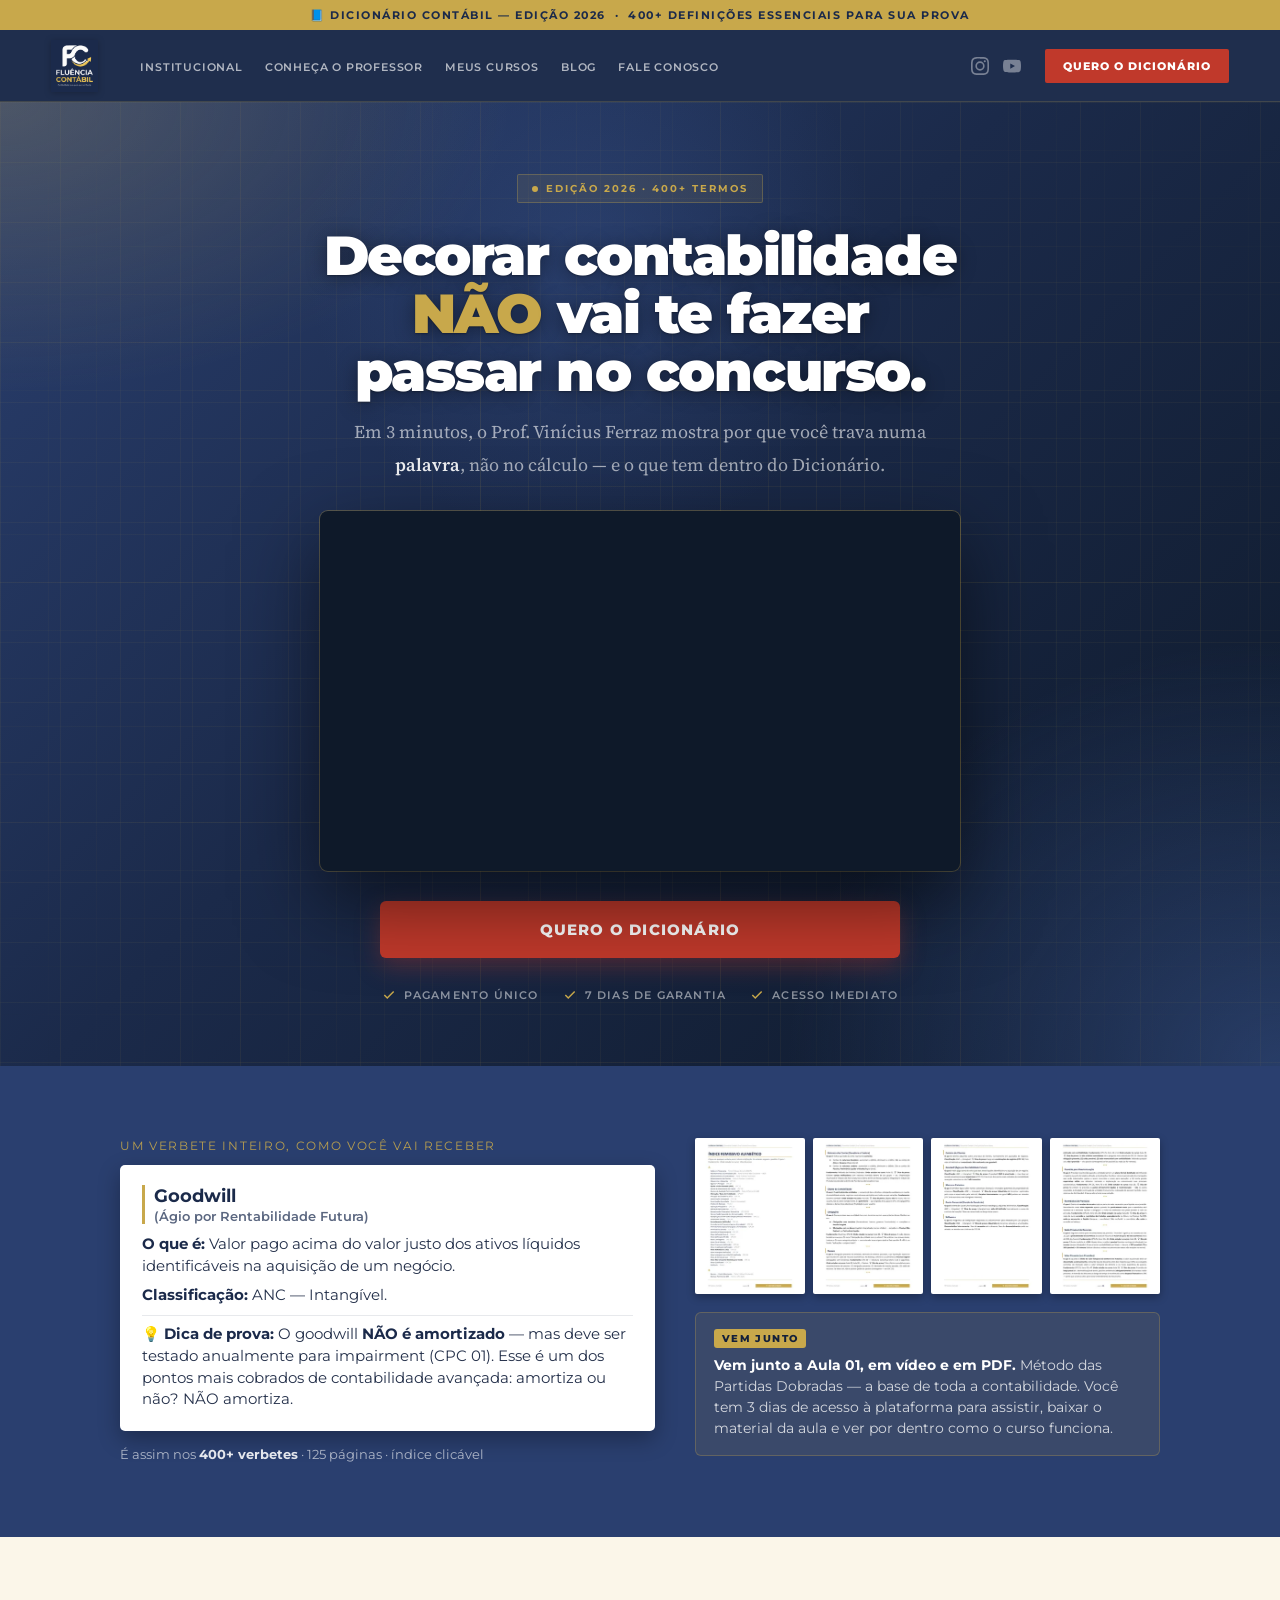
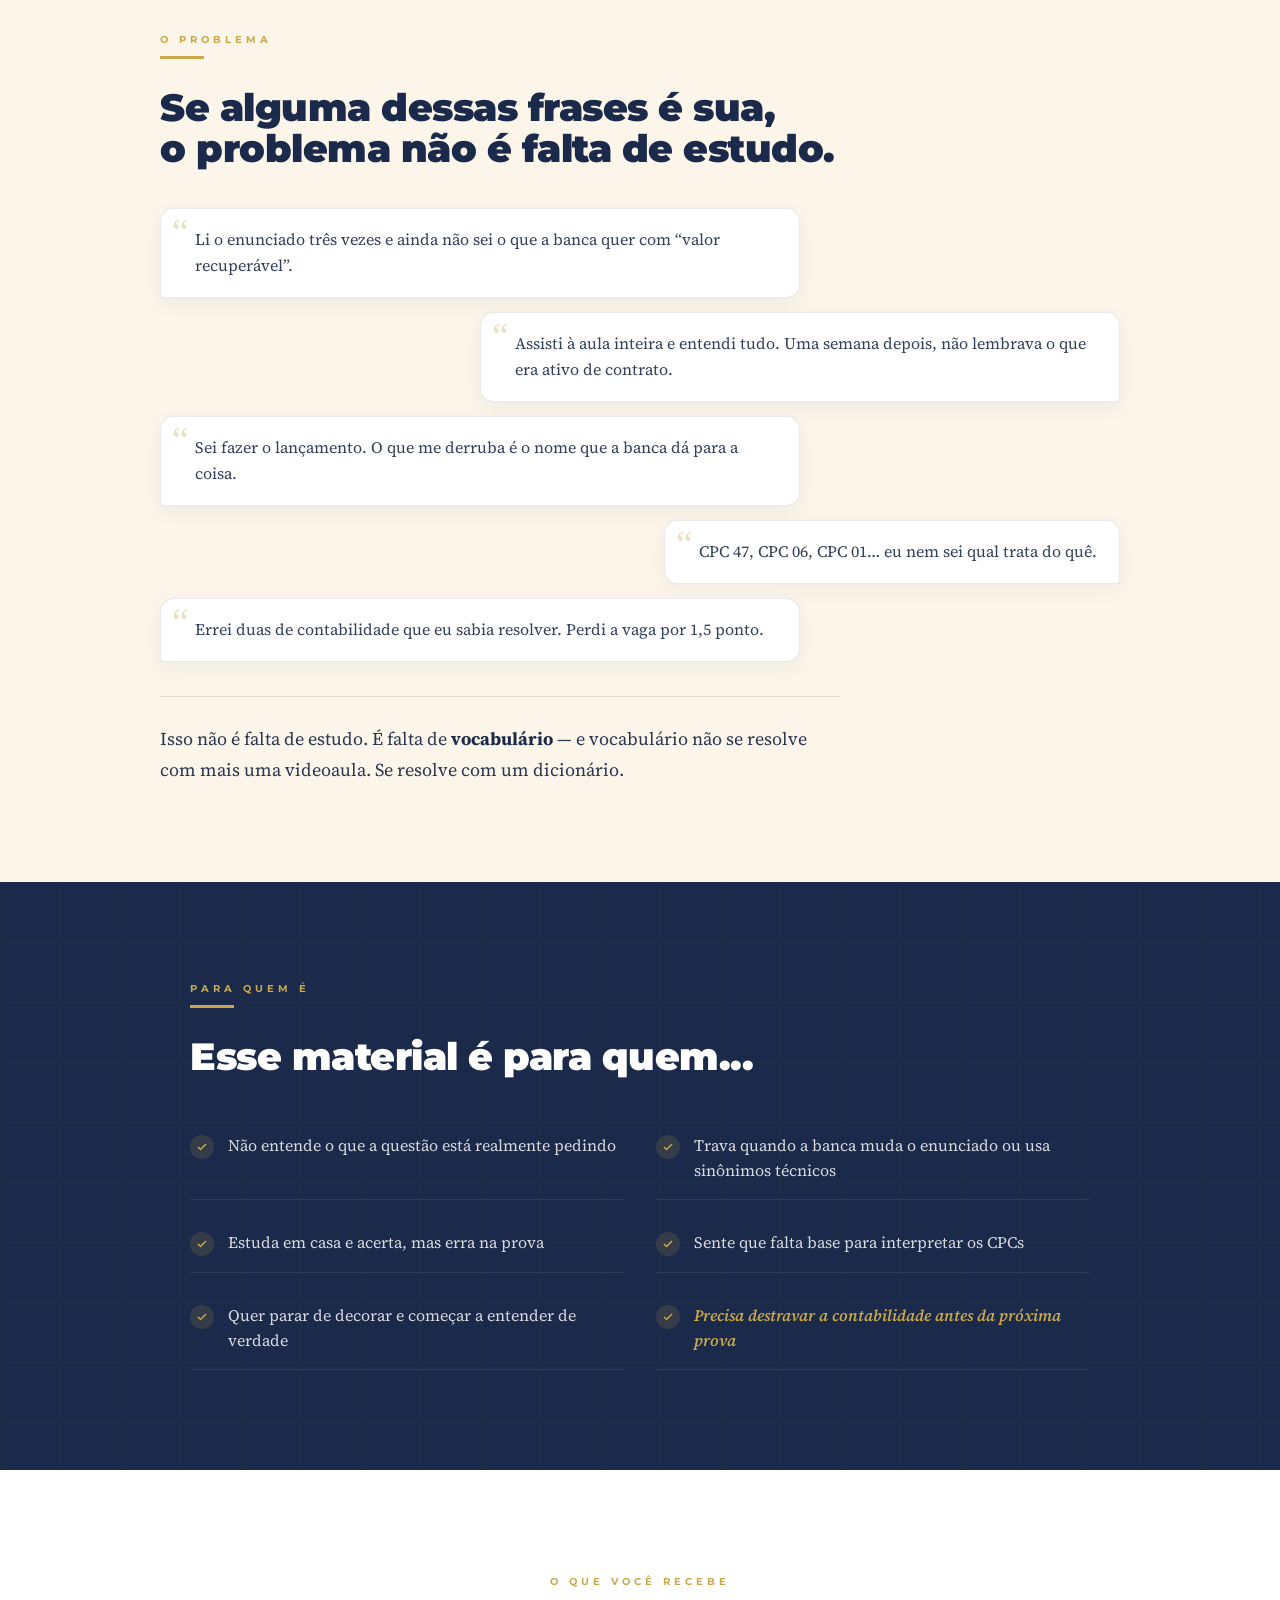
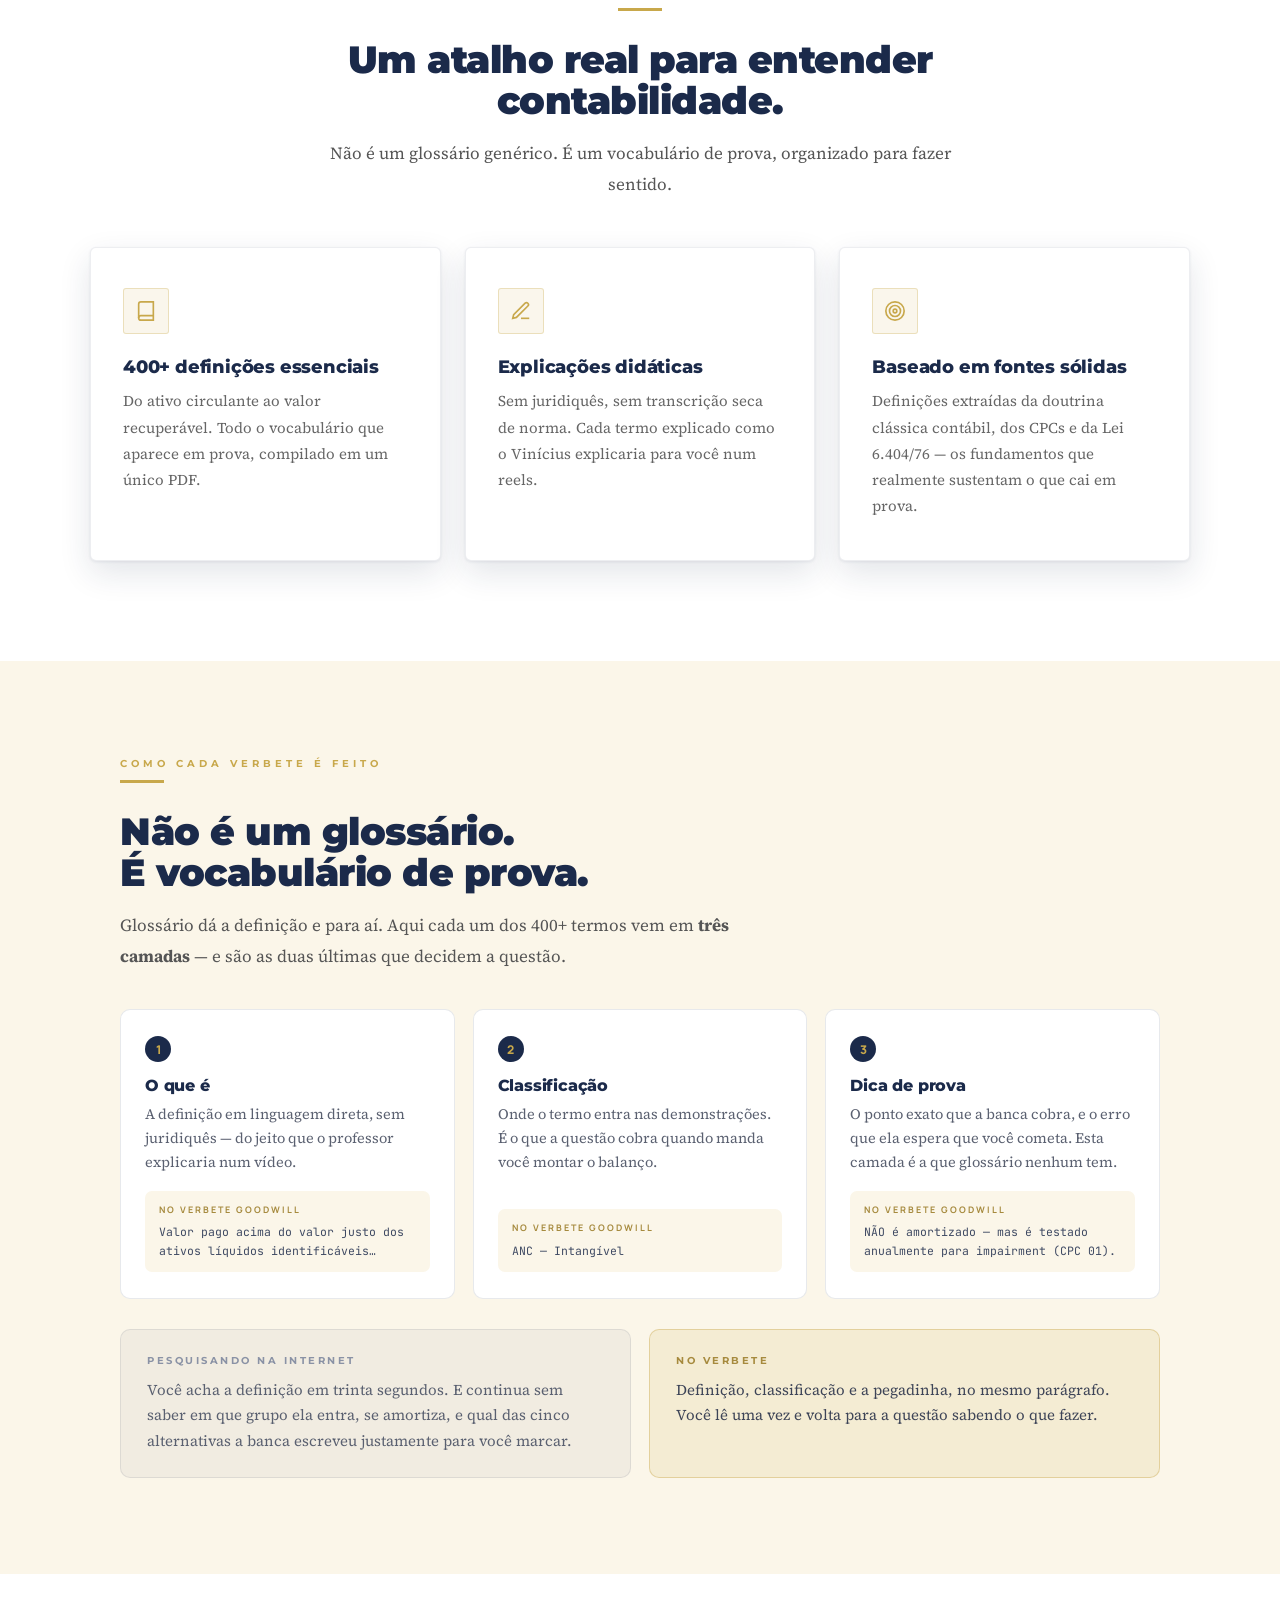
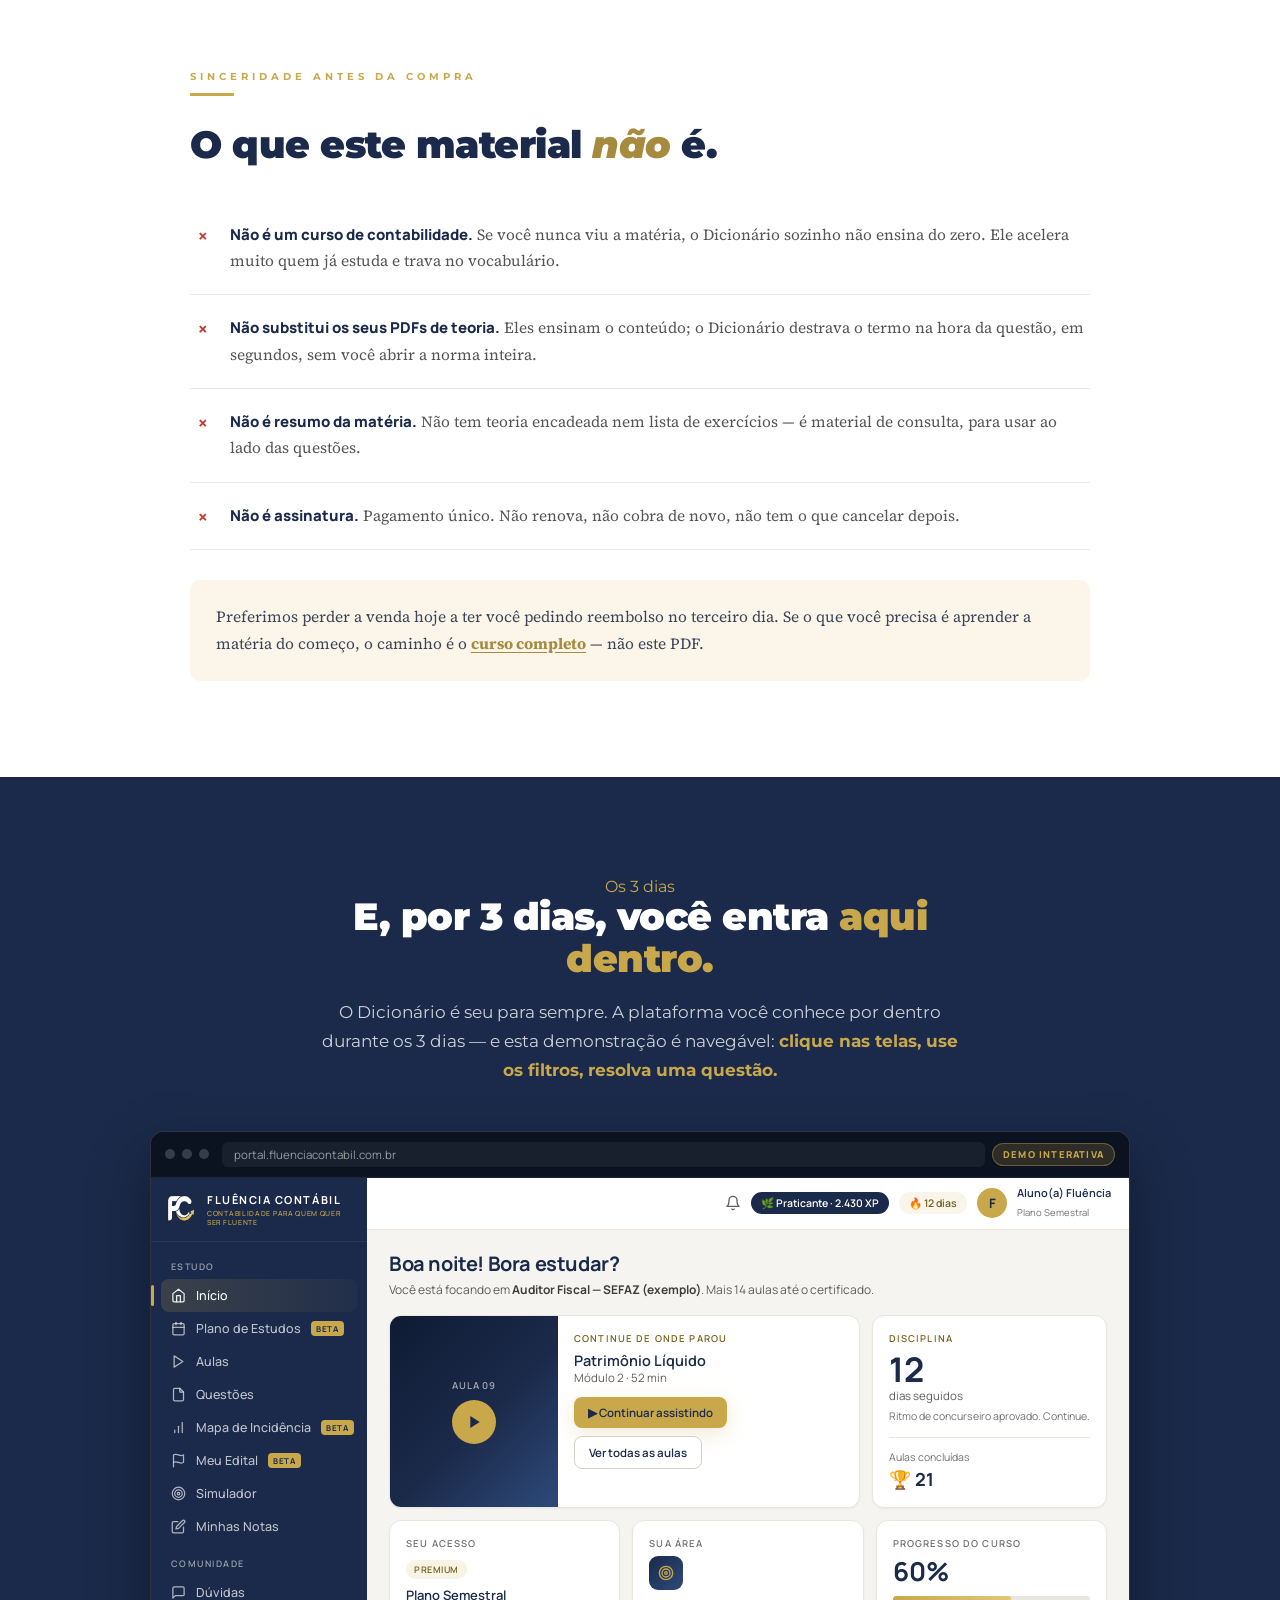
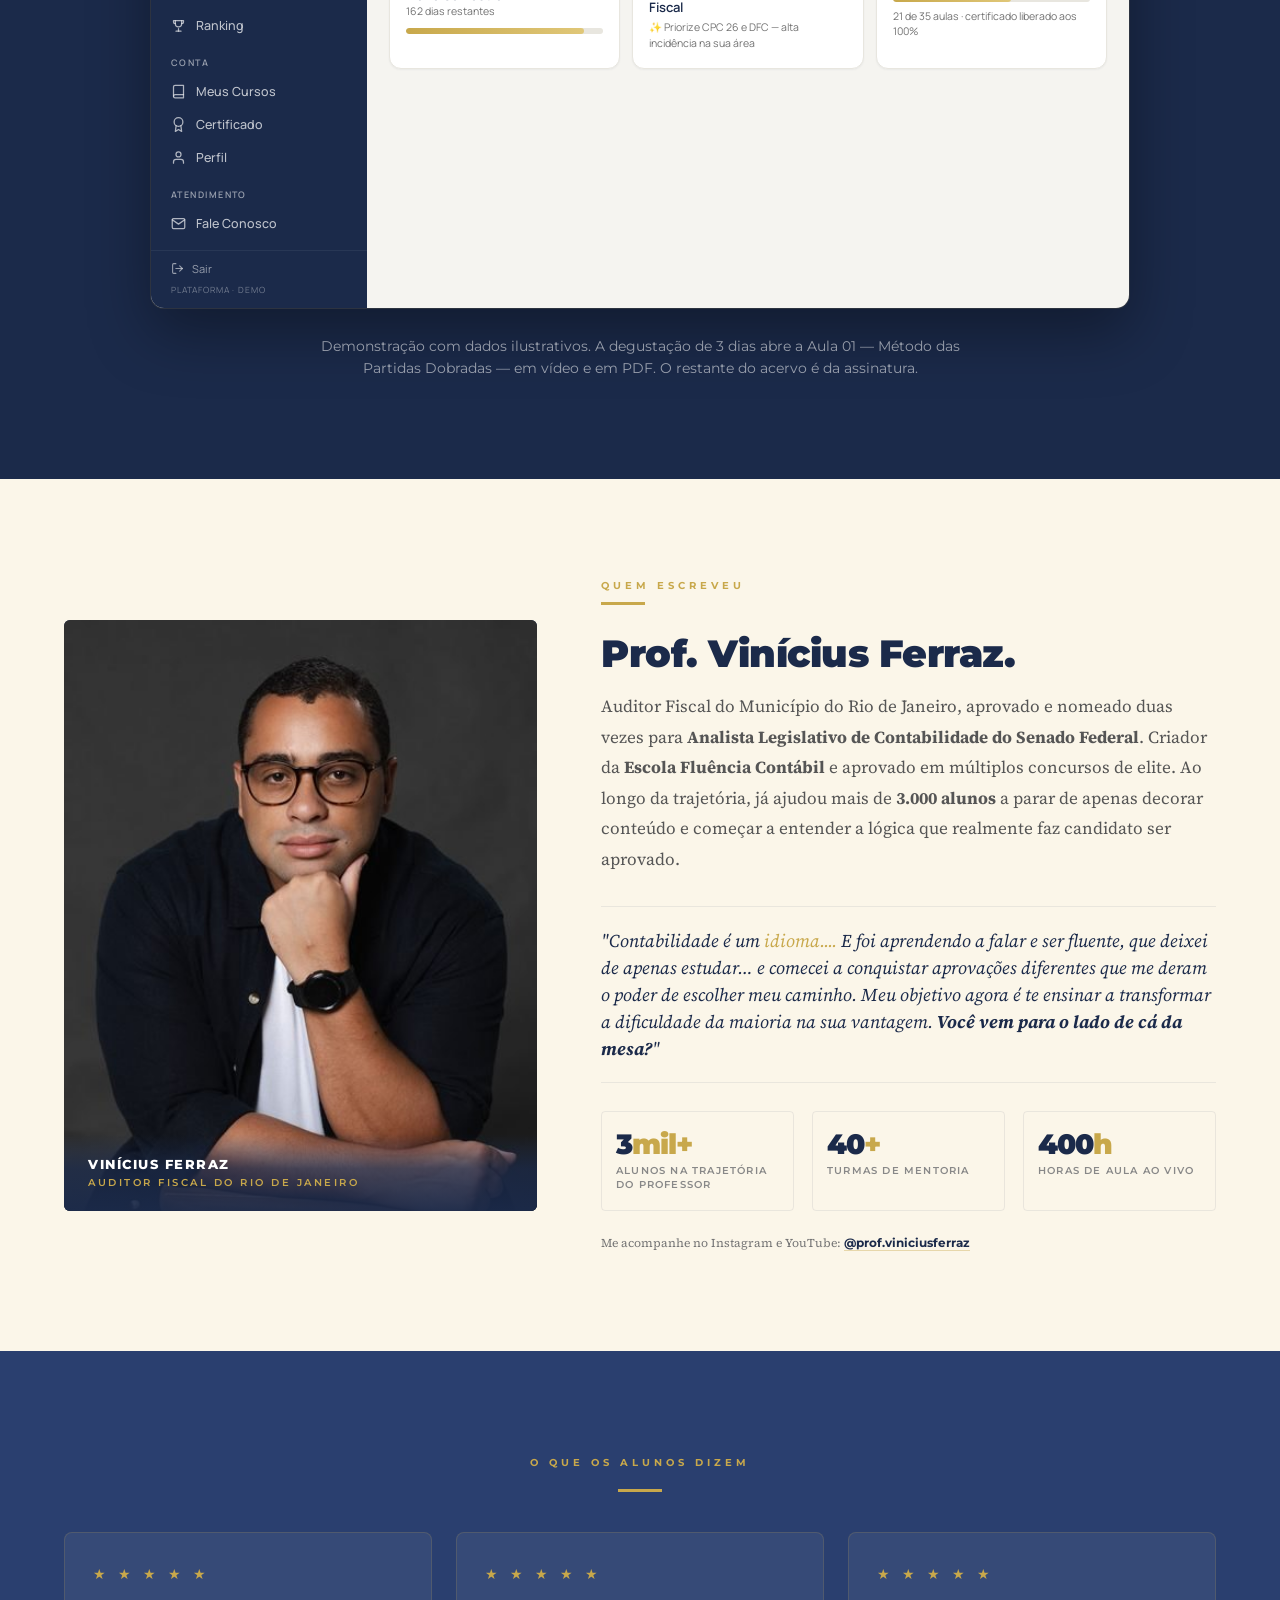
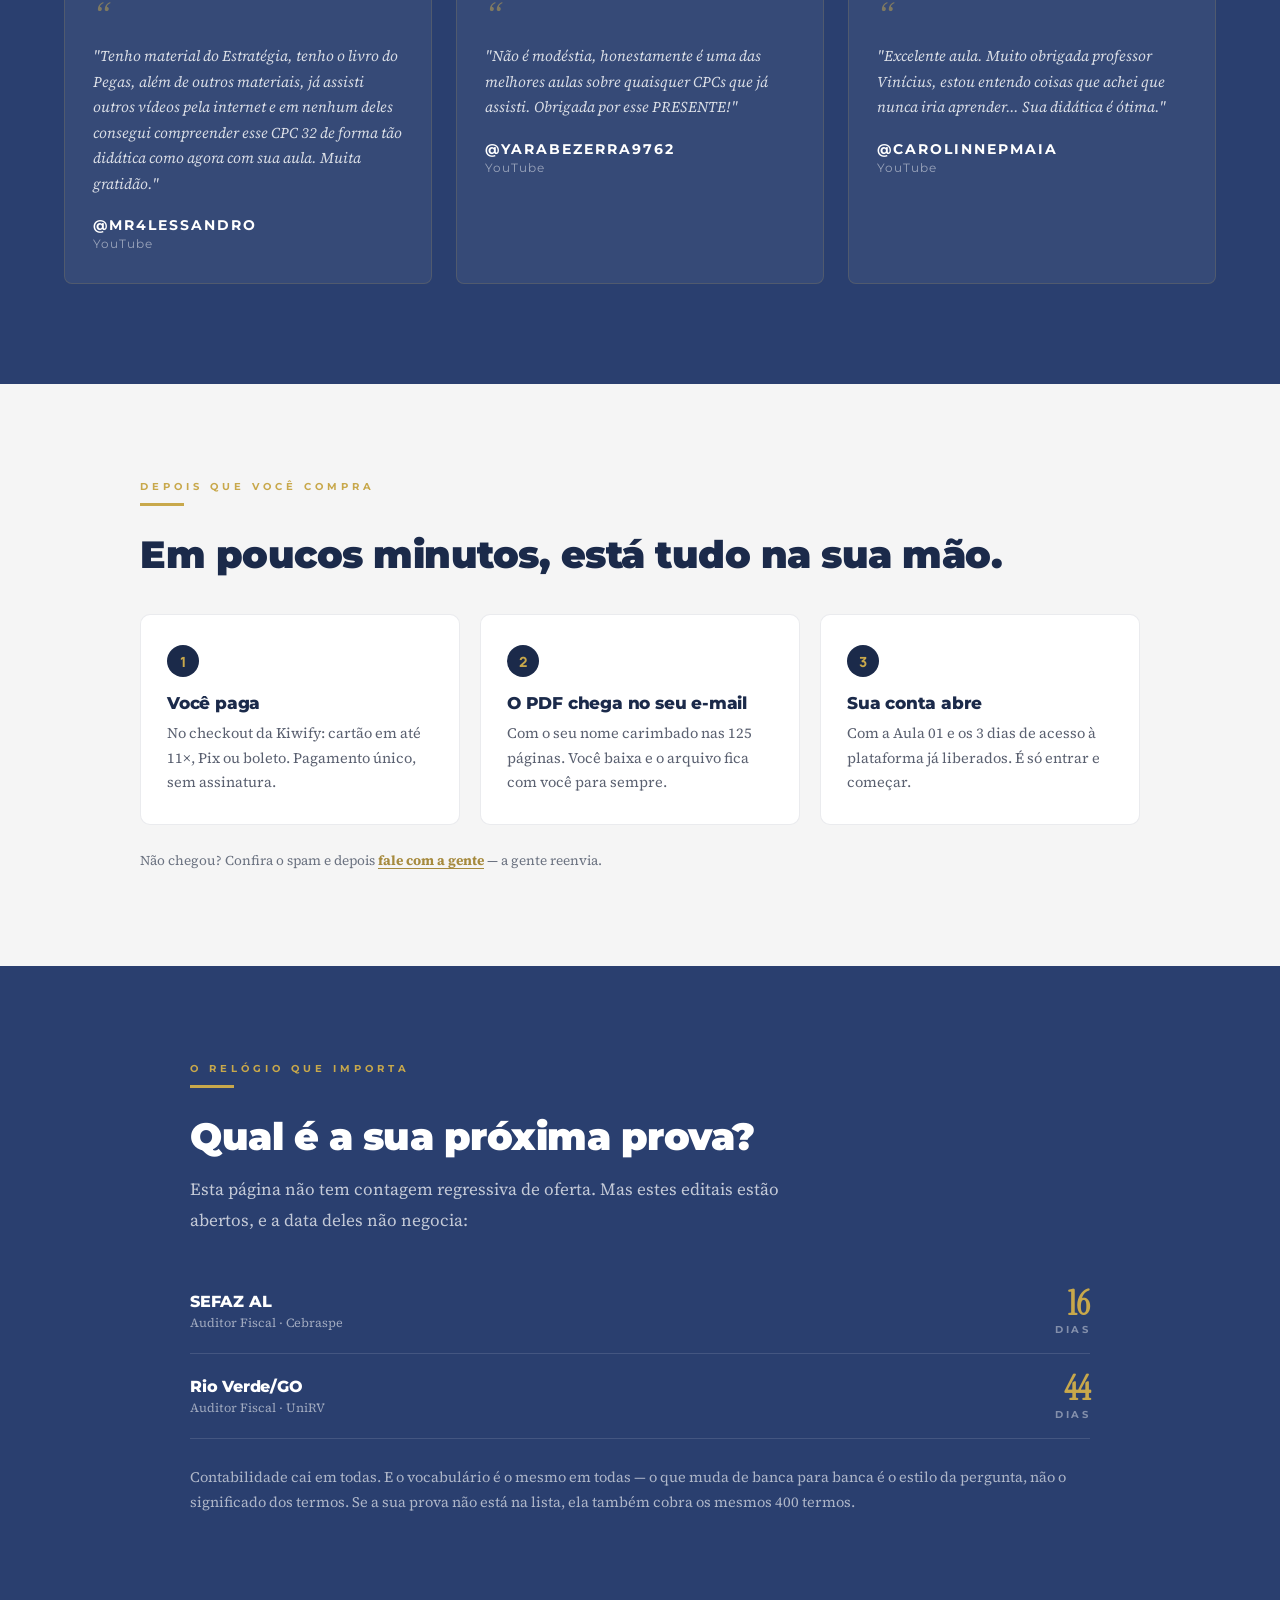
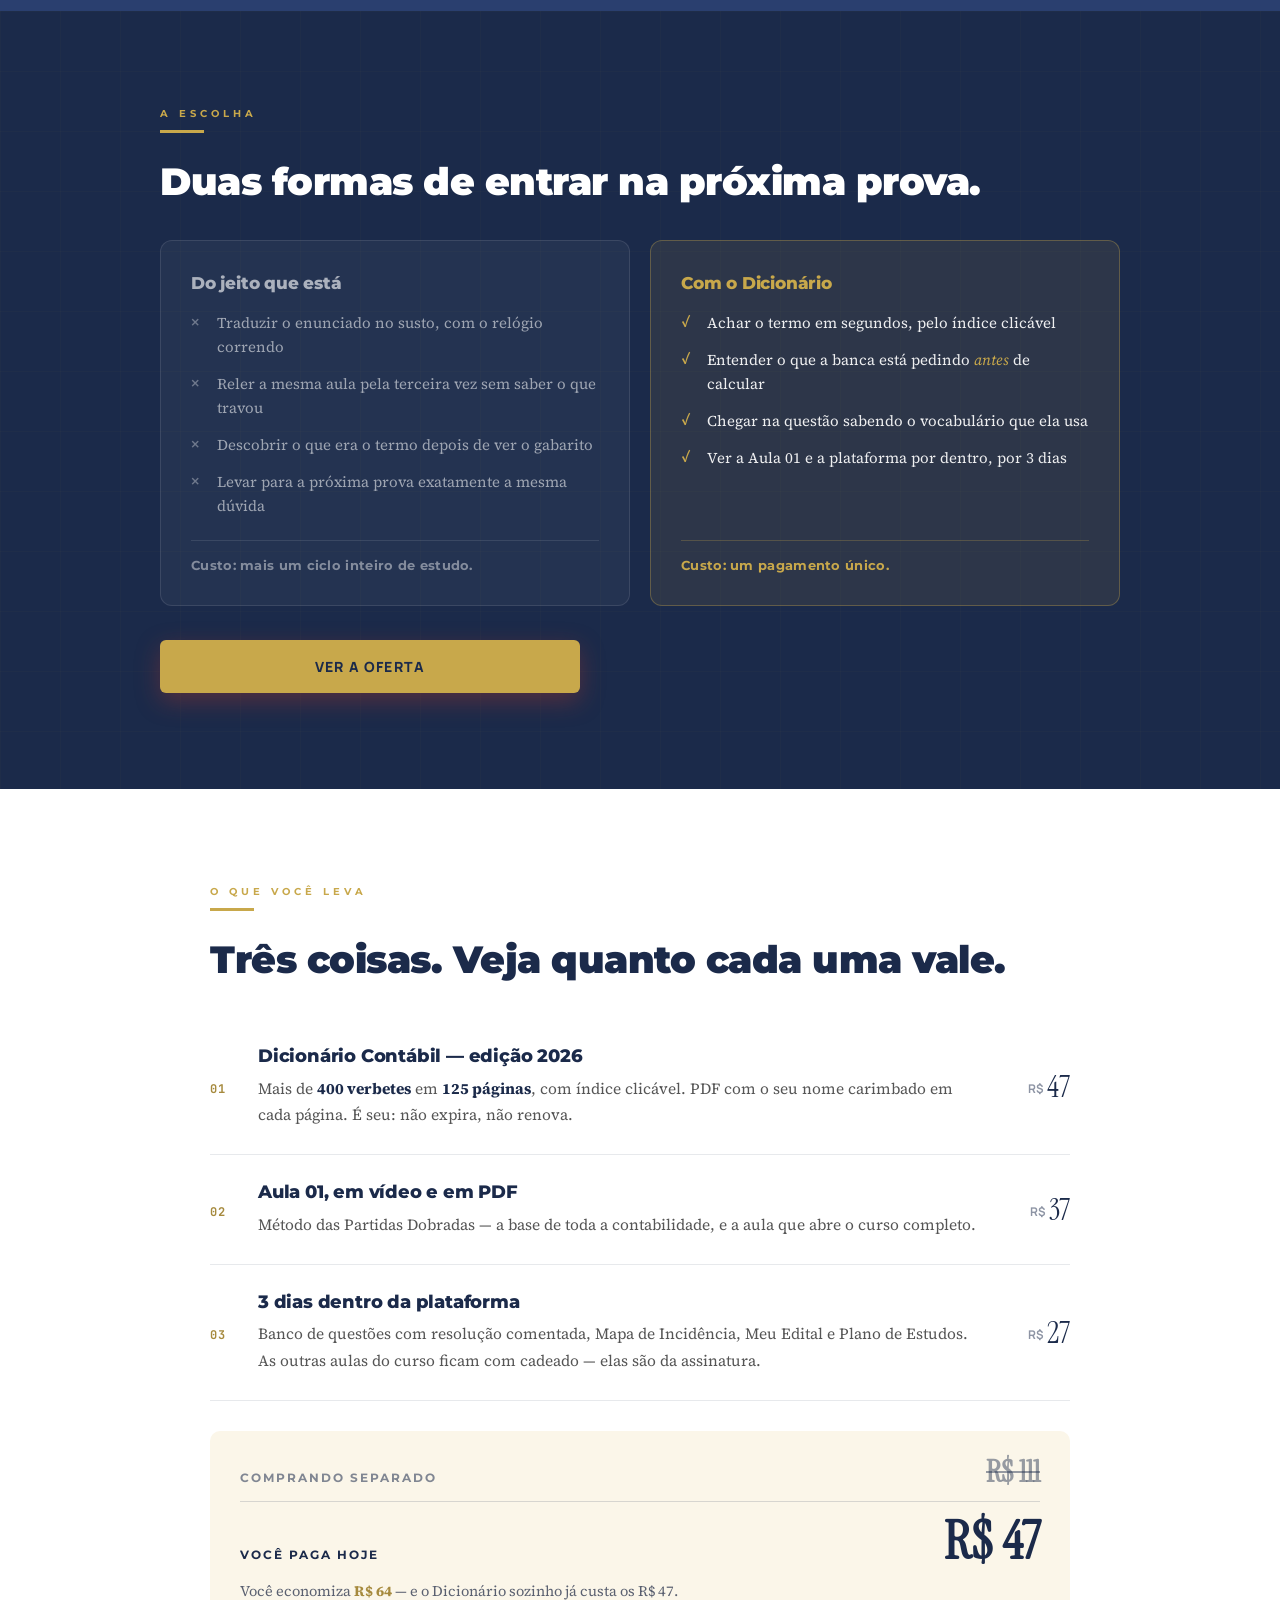
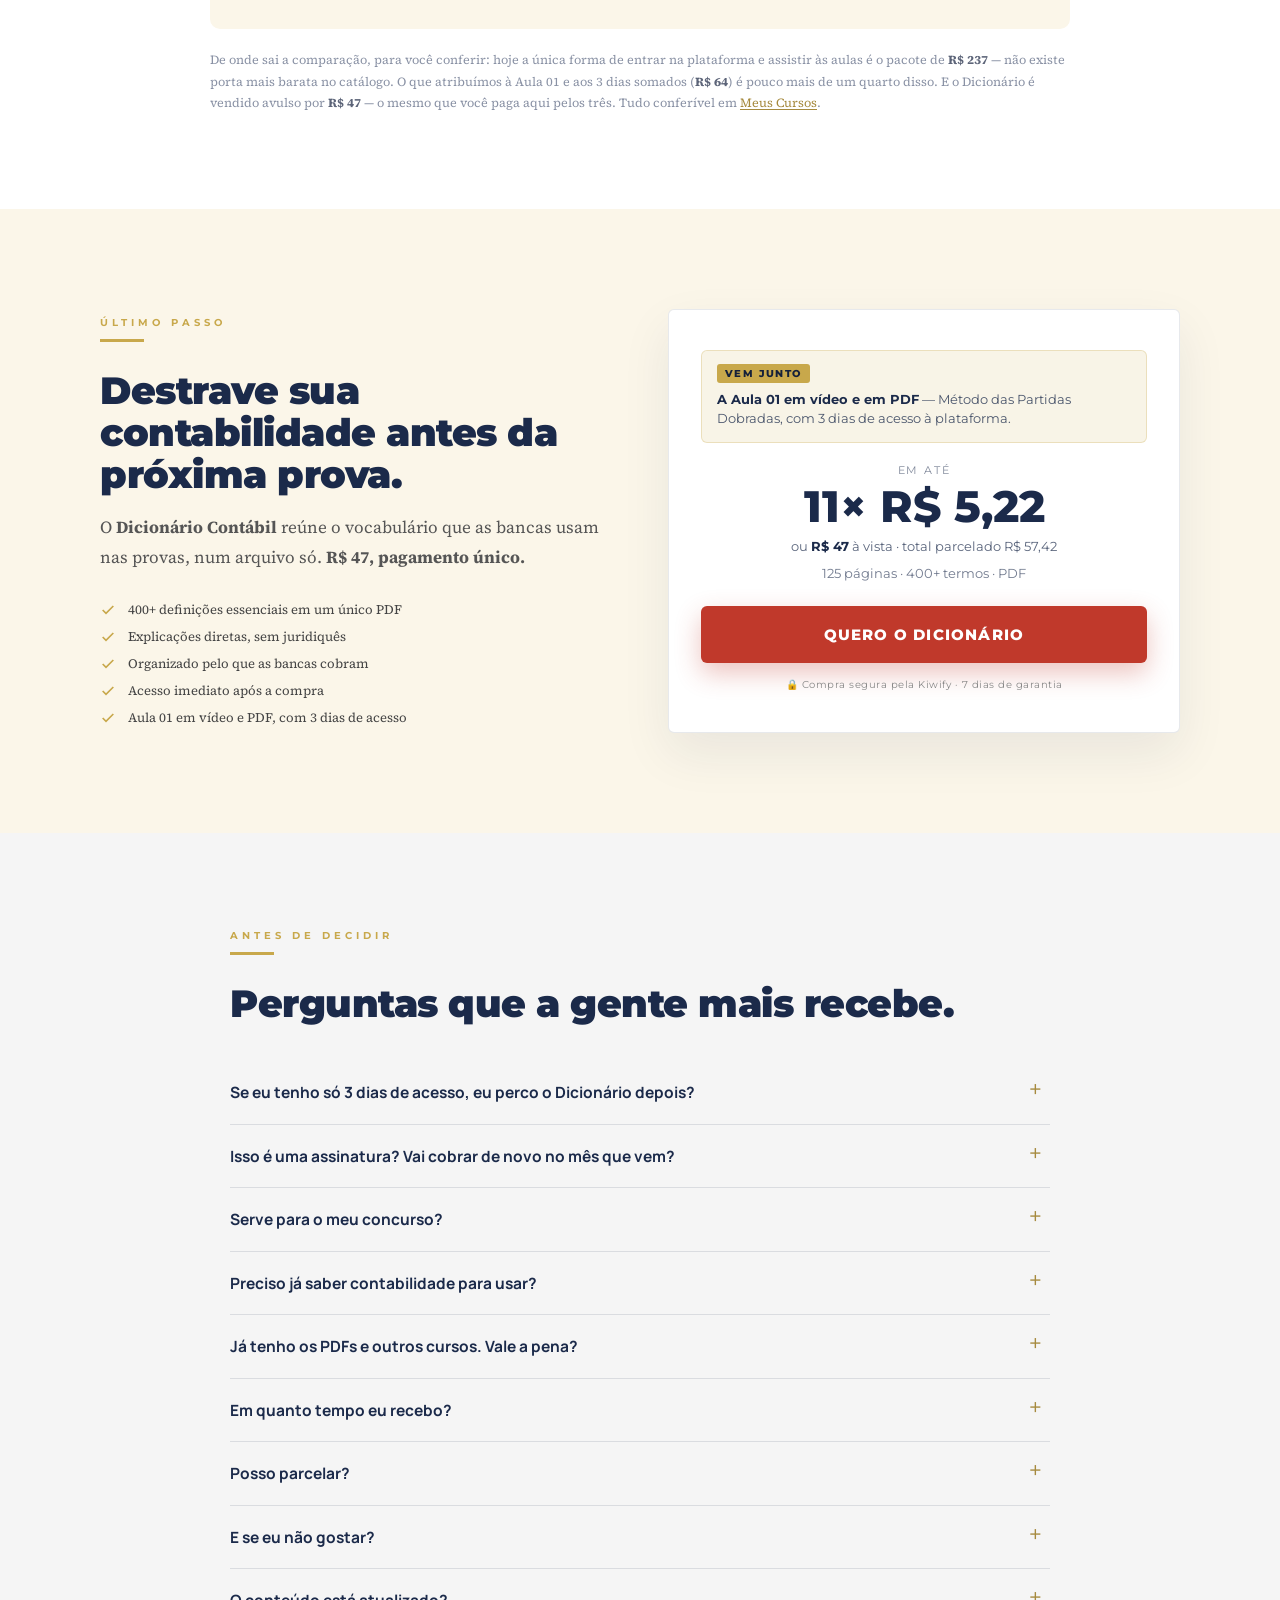
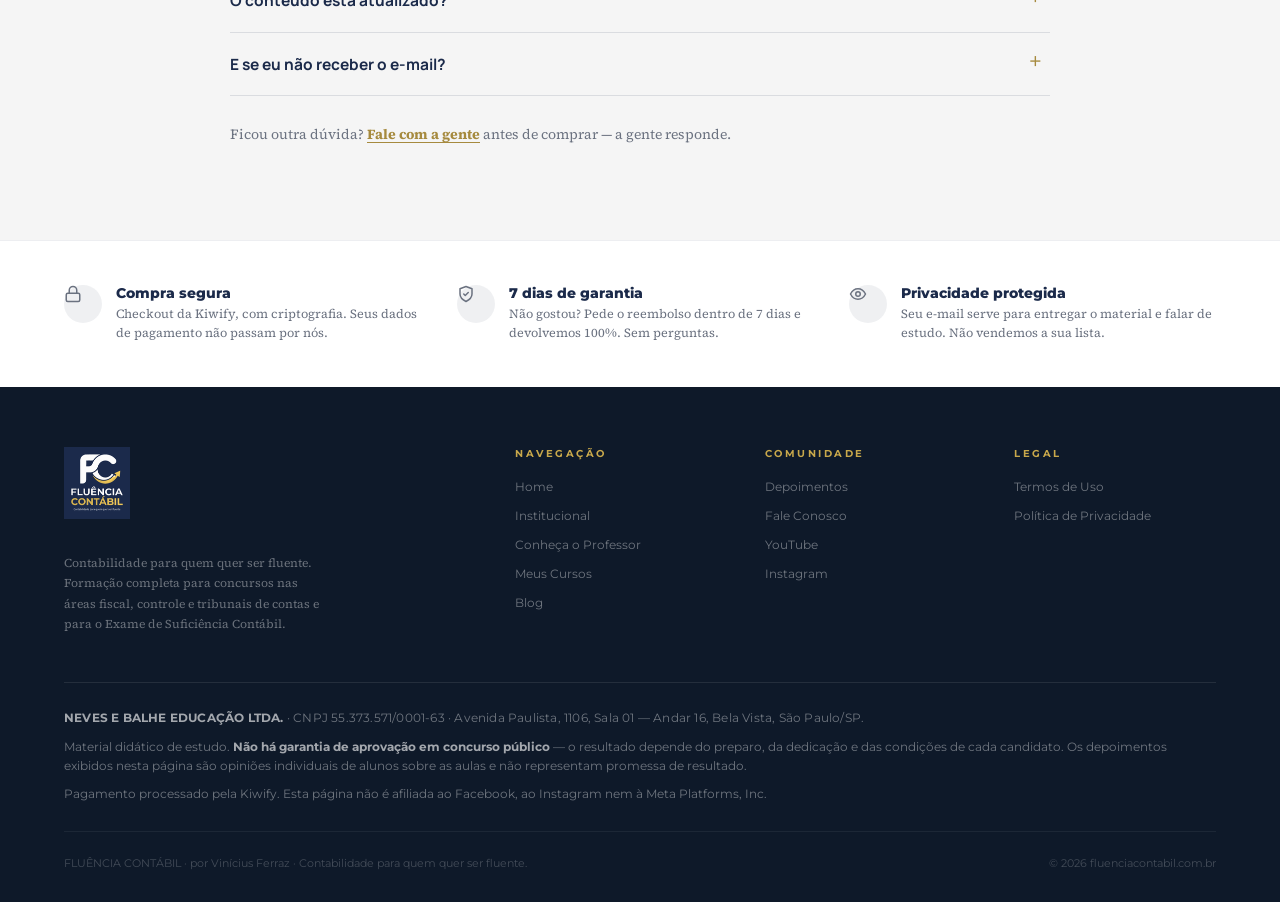
<file: obrigado.html>
<!DOCTYPE html>
<html lang="pt-BR">
<head>
<meta charset="utf-8">
<meta name="viewport" content="width=device-width, initial-scale=1">
<title>Dicionário Contábil — Fluência Contábil</title>

<!--
  Esta página era o fim do funil gratuito: quem deixava o e-mail caía aqui e
  baixava o Dicionário inteiro. O produto passou a ser vendido, o formulário
  saiu do ar e o PDF saiu da raiz — mas o endereço continua circulando em
  link compartilhado e no índice do Google.

  Então ela não é apagada, é redirecionada: um 404 jogaria fora tráfego que
  já chega procurando exatamente este material. Quem vier pelo caminho antigo
  encontra a oferta, e ninguém encontra o arquivo.

  O redirect é imediato; o texto abaixo só aparece se o JS estiver desligado.
-->
<meta http-equiv="refresh" content="0; url=/">
<link rel="canonical" href="https://dicionario.fluenciacontabil.com.br/">
<meta name="robots" content="noindex, follow">
<link rel="icon" type="image/png" href="favicon.png">

<style>
  :root {
    --navy: #1B2A4A;
    --dourado: #C8A84B;
    --cream: #FBF6E9;
  }
  * { box-sizing: border-box; }
  body {
    margin: 0;
    min-height: 100vh;
    display: flex;
    align-items: center;
    justify-content: center;
    padding: 24px;
    background: var(--cream);
    color: var(--navy);
    font-family: Montserrat, "Segoe UI", system-ui, -apple-system, Arial, sans-serif;
    text-align: center;
  }
  .caixa { max-width: 30rem; }
  img { width: 132px; height: auto; margin-bottom: 28px; }
  h1 { font-size: 1.35rem; line-height: 1.4; margin: 0 0 12px; font-weight: 700; }
  p { font-size: 1rem; line-height: 1.65; margin: 0 0 24px; color: #4A5568; }
  a.btn {
    display: inline-block;
    background: var(--dourado);
    color: var(--navy);
    text-decoration: none;
    font-weight: 700;
    font-size: 1rem;
    padding: 14px 30px;
    border-radius: 8px;
  }
  a.btn:hover { filter: brightness(1.06); }
</style>
</head>
<body>
  <div class="caixa">
    <img src="logo.png" alt="Fluência Contábil">
    <h1>Esta página mudou de endereço</h1>
    <p>O Dicionário Contábil agora tem uma página própria, com a edição 2026 completa.</p>
    <a class="btn" href="/">Ver o Dicionário Contábil</a>
  </div>
  <script>window.location.replace('/');</script>
</body>
</html>
</file>
